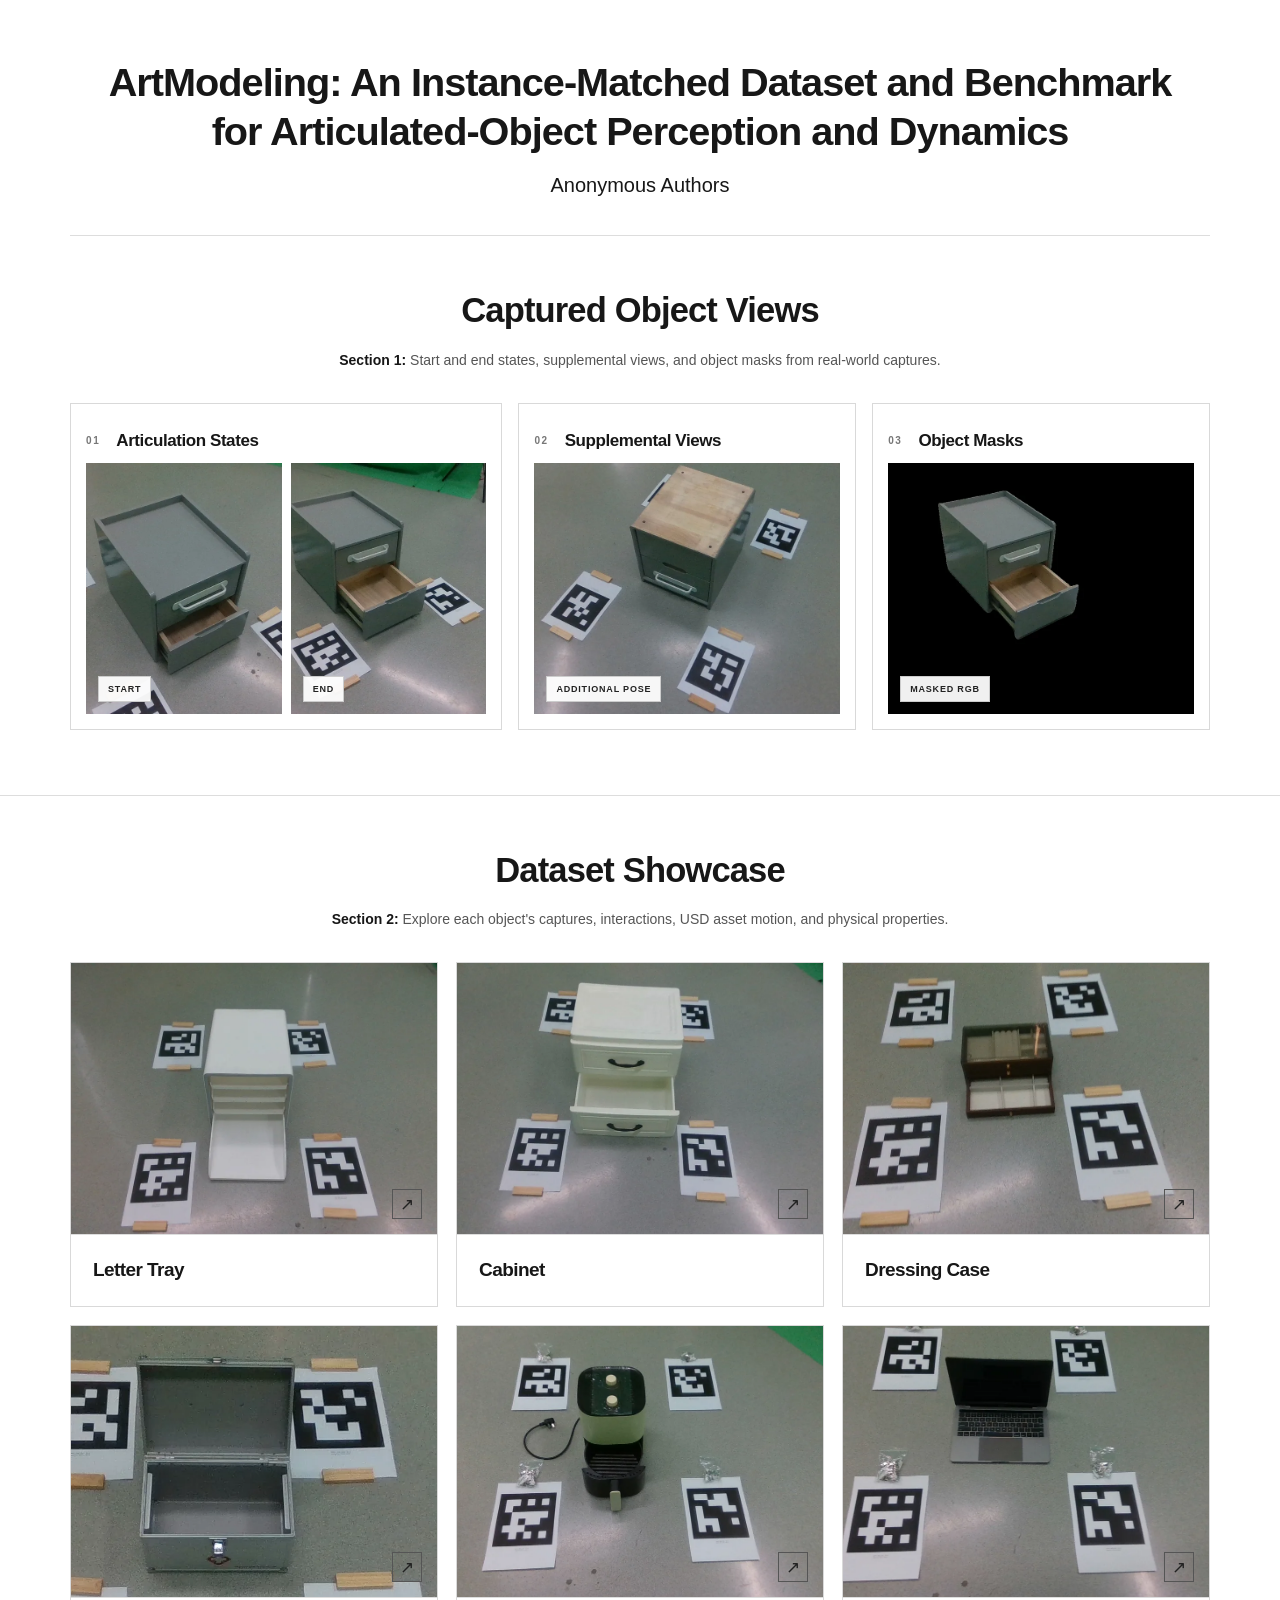
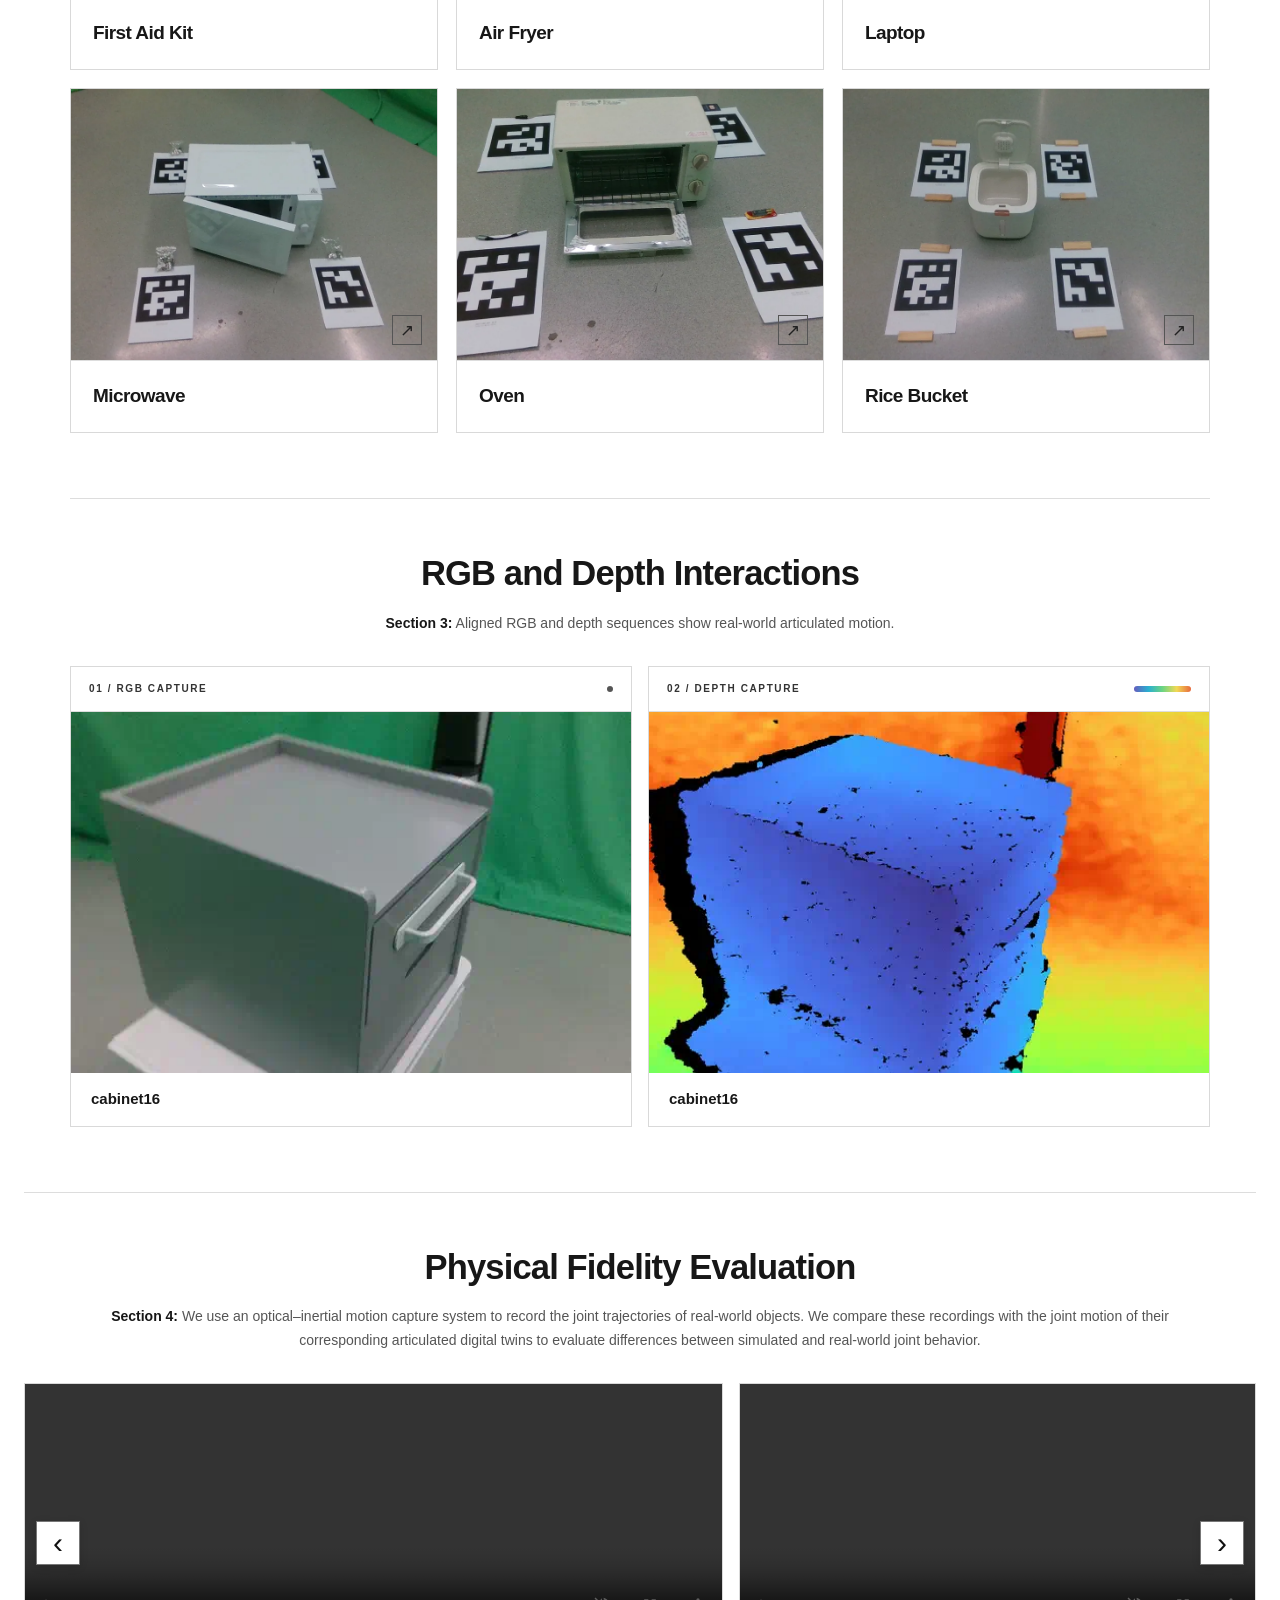
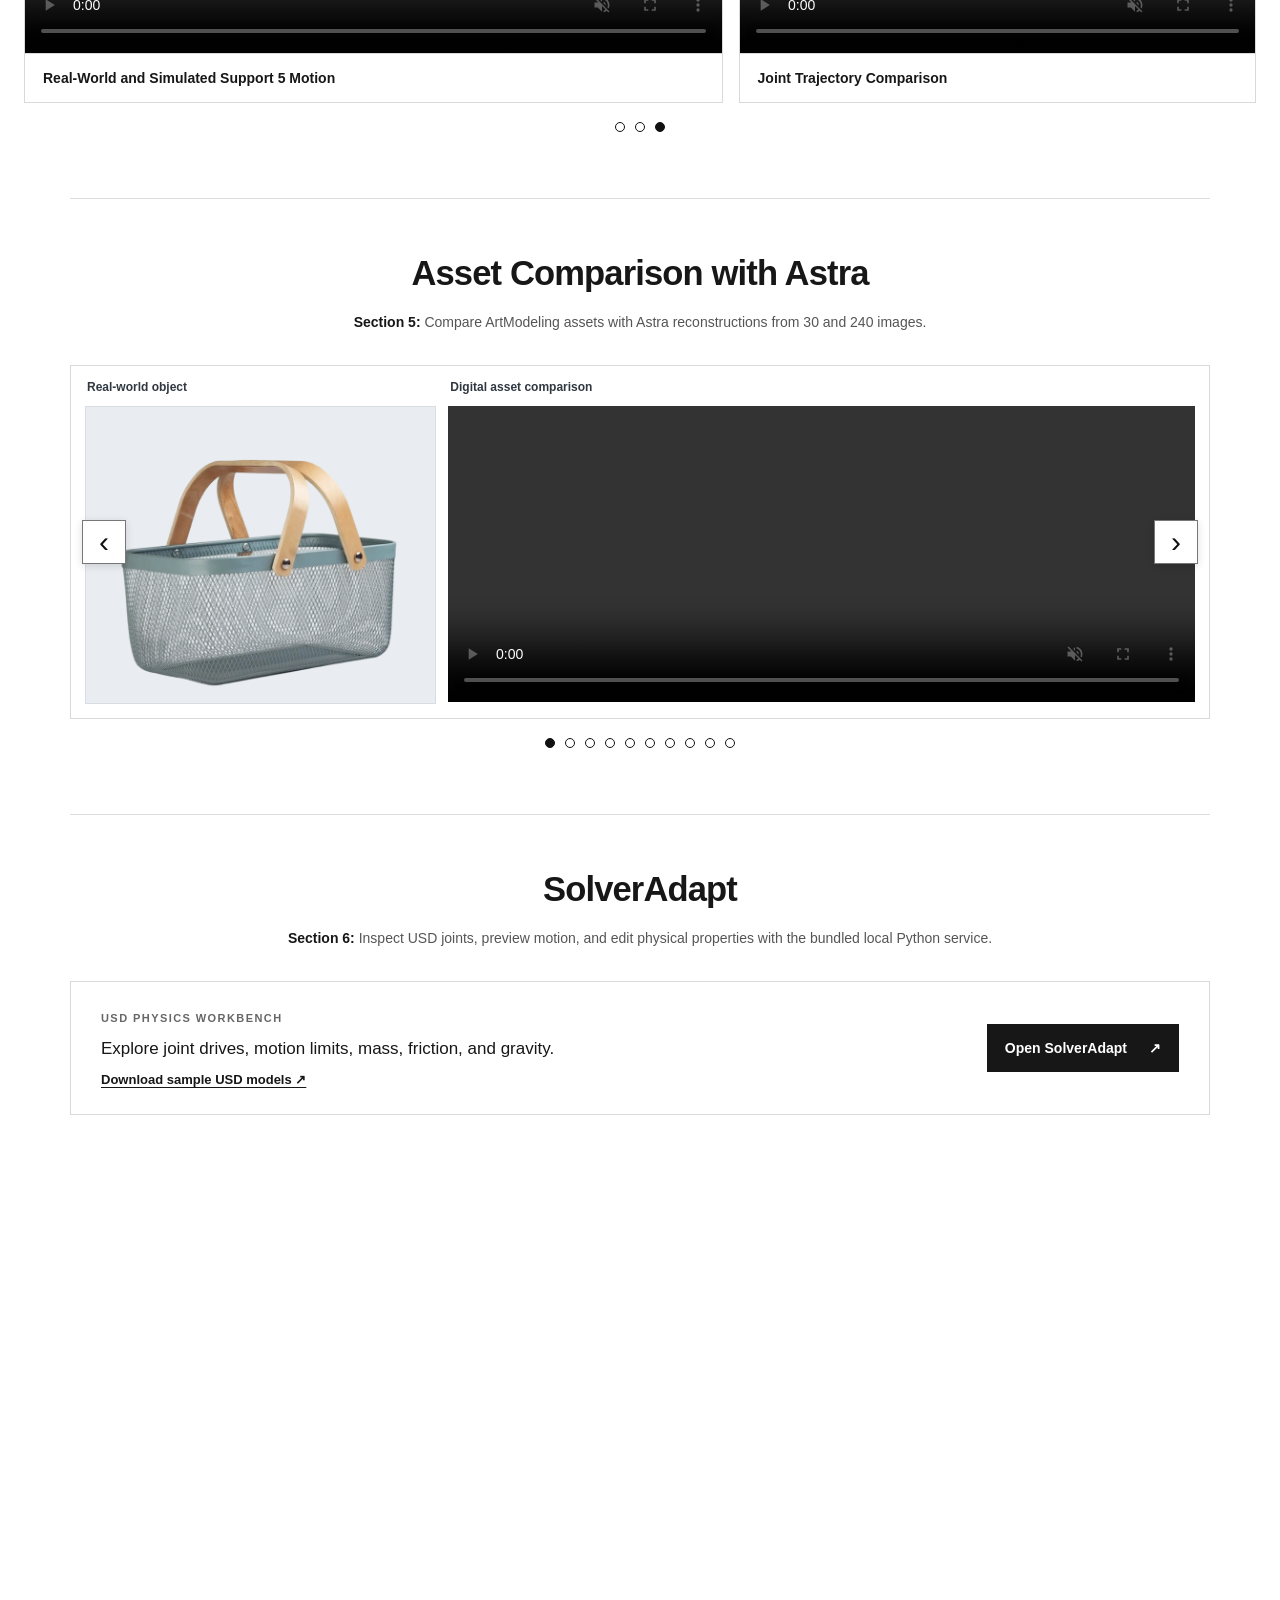
<file: index.html>
<!doctype html>
<html lang="en">
<head>
  <meta charset="utf-8">
  <meta name="viewport" content="width=device-width, initial-scale=1">
  <meta name="theme-color" content="#ffffff">
  <meta name="description" content="ArtModeling: an instance-matched collection of articulated objects, real observations, interaction sequences and USD assets.">
  <title>ArtModeling — Articulated Objects in the Real World</title>
  <link rel="preload" href="assets/objects/letter_tray1/gallery.webp?v=20261115-rgb1" as="image">
  <link rel="stylesheet" href="styles.css?v=20261118-arrows-caption2">
  <script src="app.js?v=20261116-physics2" defer></script>
  <script src="comparison-carousel.js?v=20261115-video1" defer></script>
  <script src="experiment-carousel.js?v=20261116-autoplay2" defer></script>
</head>
<body>
  <a class="skip-link" href="#main">Skip to content</a>
  <main id="main">
    <section class="project-heading shell" id="top" aria-labelledby="project-title">
      <h1 id="project-title">ArtModeling: An Instance-Matched Dataset and Benchmark for Articulated-Object Perception and Dynamics</h1>
      <p>Anonymous Authors</p>
    </section>

    <section class="section structure-section shell" id="structure" aria-labelledby="structure-title">
      <div class="section-heading structure-heading has-section-number" id="real-world-captures">
        <div>
          <p class="section-kicker">01 / THE DATA</p>
          <h2 id="structure-title">Captured Object Views</h2>
        </div>
        <div class="section-caption">
          <p><a class="section-number-link" href="#real-world-captures" aria-label="Direct link to Captured Object Views"><strong>Section 1:</strong></a> Start and end states, supplemental views, and object masks from real-world captures.</p>
        </div>
      </div>
      <div class="structure-grid">
        <article class="structure-card structure-states">
          <div class="structure-card-heading"><span class="step-number">01</span><h3>Articulation States</h3></div>
          <div class="state-pair">
            <figure><img src="assets/objects/cabinet16/start.webp" alt="Cabinet 16 captured at its start state"><figcaption>START</figcaption></figure>
            <figure><img src="assets/objects/cabinet16/end.webp" alt="Cabinet 16 captured at its end state"><figcaption>END</figcaption></figure>
          </div>
        </article>
        <article class="structure-card structure-extra">
          <div class="structure-card-heading"><span class="step-number">02</span><h3>Supplemental Views</h3></div>
          <figure class="structure-image"><img src="assets/objects/cabinet16/supplemental.webp" alt="Cabinet 16 photographed from a supplemental pose to reveal its underside"><figcaption>ADDITIONAL POSE</figcaption></figure>
        </article>
        <article class="structure-card structure-mask">
          <div class="structure-card-heading"><span class="step-number">03</span><h3>Object Masks</h3></div>
          <figure class="structure-image mask-image"><img src="assets/objects/cabinet16/end-mask.webp" alt="Cabinet 16 isolated on a black background"><figcaption>MASKED RGB</figcaption></figure>
        </article>
      </div>
    </section>

    <section class="section instances-section" id="instances" aria-labelledby="instances-title">
      <div class="shell">
        <div class="section-heading instances-heading has-section-number" id="digital-assets">
          <div>
            <p class="section-kicker">02 / INSTANCE EXPLORER</p>
            <h2 id="instances-title">Dataset Showcase</h2>
          </div>
          <div class="section-caption">
            <p><a class="section-number-link" href="#digital-assets" aria-label="Direct link to Dataset Showcase"><strong>Section 2:</strong></a> Explore each object's captures, interactions, USD asset motion, and physical properties.</p>
          </div>
        </div>
        <div class="object-grid" id="object-grid">
          <button type="button" class="object-card" data-id="letter_tray1" data-tone="silver" aria-label="View Letter Tray data">
            <span class="object-visual"><img src="assets/objects/letter_tray1/gallery.webp?v=20261115-rgb1" alt=""><span class="card-visual-arrow" aria-hidden="true">↗</span></span>
            <span class="object-info"><strong>Letter Tray</strong></span>
          </button>
          <button type="button" class="object-card" data-id="cabinet17" data-tone="sage" aria-label="View Cabinet data">
            <span class="object-visual"><img src="assets/objects/cabinet17/gallery.webp?v=20261115-rgb1" alt=""><span class="card-visual-arrow" aria-hidden="true">↗</span></span>
            <span class="object-info"><strong>Cabinet</strong></span>
          </button>
          <button type="button" class="object-card" data-id="dressing_case2" data-tone="amber" aria-label="View Dressing Case data">
            <span class="object-visual"><img src="assets/objects/dressing_case2/gallery.webp?v=20261115-rgb1" alt=""><span class="card-visual-arrow" aria-hidden="true">↗</span></span>
            <span class="object-info"><strong>Dressing Case</strong></span>
          </button>
          <button type="button" class="object-card" data-id="firstkit2" data-tone="mint" aria-label="View First Aid Kit data">
            <span class="object-visual"><img src="assets/objects/firstkit2/gallery.webp?v=20261115-full-kit2" alt=""><span class="card-visual-arrow" aria-hidden="true">↗</span></span>
            <span class="object-info"><strong>First Aid Kit</strong></span>
          </button>
          <button type="button" class="object-card" data-id="fryer1" data-tone="lime" aria-label="View Air Fryer data">
            <span class="object-visual"><img src="assets/objects/fryer1/gallery.webp?v=20261115-rgb1" alt=""><span class="card-visual-arrow" aria-hidden="true">↗</span></span>
            <span class="object-info"><strong>Air Fryer</strong></span>
          </button>
          <button type="button" class="object-card" data-id="laptop1" data-tone="silver" aria-label="View Laptop data">
            <span class="object-visual"><img src="assets/objects/laptop1/gallery.webp?v=20261115-rgb1" alt=""><span class="card-visual-arrow" aria-hidden="true">↗</span></span>
            <span class="object-info"><strong>Laptop</strong></span>
          </button>
          <button type="button" class="object-card" data-id="microwave1" data-tone="ice" aria-label="View Microwave data">
            <span class="object-visual"><img src="assets/objects/microwave1/gallery.webp?v=20261115-rgb1" alt=""><span class="card-visual-arrow" aria-hidden="true">↗</span></span>
            <span class="object-info"><strong>Microwave</strong></span>
          </button>
          <button type="button" class="object-card" data-id="oven4" data-tone="coral" aria-label="View Oven data">
            <span class="object-visual"><img src="assets/objects/oven4/gallery.webp?v=20261115-rgb1" alt=""><span class="card-visual-arrow" aria-hidden="true">↗</span></span>
            <span class="object-info"><strong>Oven</strong></span>
          </button>
          <button type="button" class="object-card" data-id="ricebucket1" data-tone="cream" aria-label="View Rice Bucket data">
            <span class="object-visual"><img src="assets/objects/ricebucket1/gallery.webp?v=20261115-rgb1" alt=""><span class="card-visual-arrow" aria-hidden="true">↗</span></span>
            <span class="object-info"><strong>Rice Bucket</strong></span>
          </button>
        </div>
      </div>
    </section>

    <section class="section motion-section shell" id="motion" aria-labelledby="motion-title">
      <div class="section-heading motion-heading has-section-number" id="interaction-sequences">
        <div><p class="section-kicker">03 / INTERACTION</p><h2 id="motion-title">RGB and Depth Interactions</h2></div>
        <div class="section-caption">
          <p><a class="section-number-link" href="#interaction-sequences" aria-label="Direct link to RGB and Depth Interactions"><strong>Section 3:</strong></a> Aligned RGB and depth sequences show real-world articulated motion.</p>
        </div>
      </div>
      <div class="motion-pair">
        <figure class="motion-frame"><div class="motion-frame-top"><span>01 / RGB CAPTURE</span><span class="live-dot" aria-hidden="true"></span></div><img class="animated-preview" src="assets/objects/cabinet16/motion.webp" data-still="assets/objects/cabinet16/end.webp" alt="Interaction sequence of a drawer cabinet opening"><figcaption>cabinet16</figcaption></figure>
        <figure class="motion-frame depth-frame"><div class="motion-frame-top"><span>02 / DEPTH CAPTURE</span><span class="depth-key" aria-hidden="true"></span></div><img class="animated-preview" src="assets/objects/cabinet16/depth.webp" data-still="assets/objects/cabinet16/end.webp" alt="Colorized depth sequence of the same drawer cabinet interaction"><figcaption>cabinet16</figcaption></figure>
      </div>
    </section>

    <section class="section experiment-section shell" id="experiments" aria-labelledby="experiments-title">
      <div class="section-heading has-section-number" id="physical-fidelity-evaluation">
        <div><h2 id="experiments-title">Physical Fidelity Evaluation</h2></div>
        <div class="section-caption">
          <p><a class="section-number-link" href="#physical-fidelity-evaluation" aria-label="Direct link to Physical Fidelity Evaluation"><strong>Section 4:</strong></a> We use an optical–inertial motion capture system to record the joint trajectories of real-world objects. We compare these recordings with the joint motion of their corresponding articulated digital twins to evaluate differences between simulated and real-world joint behavior.</p>
        </div>
      </div>
      <div class="experiment-carousel" aria-label="Physical fidelity evaluations" aria-roledescription="carousel">
        <button class="comparison-arrow comparison-arrow-prev" id="experiment-prev" type="button" aria-label="Previous evaluation" aria-controls="experiment-viewport">&#8249;</button>
        <div class="experiment-viewport" id="experiment-viewport" tabindex="0" aria-label="Physical fidelity evaluations; use left and right arrow keys to browse">
          <div class="experiment-slide experiment-grid" data-label="Cabinet 17" aria-label="Cabinet 17 evaluation, 1 of 3">
            <figure class="experiment-frame">
              <img src="assets/experiments/cap-motion.jpg" alt="Optical-inertial motion capture system, weights, pulley assembly, and retroreflective markers">
              <figcaption>Motion Capture Setup and Equipment</figcaption>
            </figure>
            <figure class="experiment-frame">
              <video controls muted autoplay playsinline loop preload="metadata" poster="assets/experiments/cabinet17-poster.webp" aria-label="Real-world and simulated Cabinet 17 drawer motion">
                <source src="assets/experiments/cabinet17.mp4" type="video/mp4">
                Your browser does not support this video.
              </video>
              <figcaption>Real-World and Simulated Cabinet 17 Motion</figcaption>
            </figure>
            <figure class="experiment-frame">
              <video controls muted autoplay playsinline loop preload="metadata" poster="assets/experiments/cabinet17-curve-poster.webp" aria-label="Cabinet joint trajectory: optical motion capture compared with simulation">
                <source src="assets/experiments/cabinet17-curve.mp4" type="video/mp4">
                Your browser does not support this video.
              </video>
              <figcaption>Joint Trajectory Comparison</figcaption>
            </figure>
          </div>
          <div class="experiment-slide experiment-grid experiment-grid-pair" data-label="Letter Tray 2" aria-label="Letter Tray 2 evaluation, 2 of 3">
            <figure class="experiment-frame">
              <video controls muted autoplay playsinline loop preload="metadata" poster="assets/experiments/letter-tray2-poster.webp" aria-label="Real-world and simulated Letter Tray 2 motion">
                <source src="assets/experiments/letter-tray2.mp4?v=20261116-h264" type="video/mp4">
                Your browser does not support this video.
              </video>
              <figcaption>Real-World and Simulated Letter Tray 2 Motion</figcaption>
            </figure>
            <figure class="experiment-frame">
              <video controls muted autoplay playsinline loop preload="metadata" poster="assets/experiments/letter-tray2-curve-poster.webp" aria-label="Letter Tray 2 joint trajectory: optical motion capture compared with simulation">
                <source src="assets/experiments/letter-tray2-curve.mp4" type="video/mp4">
                Your browser does not support this video.
              </video>
              <figcaption>Joint Trajectory Comparison</figcaption>
            </figure>
          </div>
          <div class="experiment-slide experiment-grid experiment-grid-pair" data-label="Support 5" aria-label="Support 5 evaluation, 3 of 3">
            <figure class="experiment-frame">
              <video controls muted autoplay playsinline loop preload="metadata" aria-label="Real-world and simulated Support 5 motion">
                <source src="assets/experiments/support5.mp4?v=20261118-support5" type="video/mp4">
                Your browser does not support this video.
              </video>
              <figcaption>Real-World and Simulated Support 5 Motion</figcaption>
            </figure>
            <figure class="experiment-frame">
              <video controls muted autoplay playsinline loop preload="metadata" aria-label="Support 5 joint trajectory: optical motion capture compared with simulation">
                <source src="assets/experiments/support5-curve.mp4?v=20261118-support5" type="video/mp4">
                Your browser does not support this video.
              </video>
              <figcaption>Joint Trajectory Comparison</figcaption>
            </figure>
          </div>
        </div>
        <button class="comparison-arrow comparison-arrow-next" id="experiment-next" type="button" aria-label="Next evaluation" aria-controls="experiment-viewport">&#8250;</button>
      </div>
      <div class="comparison-dots" id="experiment-dots" aria-label="Choose a physical fidelity evaluation"></div>
    </section>

    <section class="section comparison-section shell" id="asset-comparison" aria-labelledby="comparison-title">
      <div class="section-heading has-section-number" id="asset-comparison-heading">
        <div><h2 id="comparison-title">Asset Comparison with Astra</h2></div>
        <div class="section-caption">
          <p><a class="section-number-link" href="#asset-comparison" aria-label="Direct link to Asset Comparison with Astra"><strong>Section 5:</strong></a> Compare ArtModeling assets with Astra reconstructions from 30 and 240 images.</p>
        </div>
      </div>
      <div class="comparison-carousel" aria-label="ArtModeling and Astra asset comparisons" aria-roledescription="carousel">
        <button class="comparison-arrow comparison-arrow-prev" id="comparison-prev" type="button" aria-label="Previous comparison" aria-controls="comparison-viewport">&#8249;</button>
        <div class="comparison-viewport" id="comparison-viewport" tabindex="0" aria-label="Asset comparisons; use left and right arrow keys to browse">
          <figure class="comparison-slide" data-label="Basket" aria-label="Basket comparison, 1 of 10">
            <div class="comparison-real-panel"><span class="comparison-panel-label">Real-world object</span><div class="comparison-real-image"><img src="assets/comparisons/basket-real.webp" alt="Real-world basket" loading="lazy" decoding="async"></div></div>
            <div class="comparison-video-panel"><span class="comparison-panel-label">Digital asset comparison</span><video controls muted loop playsinline preload="metadata" aria-label="Basket: ArtModeling asset compared with Astra models generated from 30 and 240 images"><source src="assets/comparisons/basket.mp4?v=20261117-refresh3" type="video/mp4">Your browser does not support this video.</video></div>
          </figure>
          <figure class="comparison-slide" data-label="Cabinet" aria-label="Cabinet comparison, 2 of 10">
            <div class="comparison-real-panel"><span class="comparison-panel-label">Real-world object</span><div class="comparison-real-image"><img src="assets/comparisons/cabinet-real.webp" alt="Real-world cabinet" loading="lazy" decoding="async"></div></div>
            <div class="comparison-video-panel"><span class="comparison-panel-label">Digital asset comparison</span><video controls muted loop playsinline preload="metadata" aria-label="Cabinet: ArtModeling asset compared with Astra models generated from 30 and 240 images"><source src="assets/comparisons/cabinet.mp4?v=20261117-refresh1" type="video/mp4">Your browser does not support this video.</video></div>
          </figure>
          <figure class="comparison-slide" data-label="First Aid Kit" aria-label="First Aid Kit comparison, 3 of 10">
            <div class="comparison-real-panel"><span class="comparison-panel-label">Real-world object</span><div class="comparison-real-image"><img src="assets/comparisons/first-aid-kit-real.webp" alt="Real-world first aid kit" loading="lazy" decoding="async"></div></div>
            <div class="comparison-video-panel"><span class="comparison-panel-label">Digital asset comparison</span><video controls muted loop playsinline preload="metadata" aria-label="First Aid Kit: ArtModeling asset compared with Astra models generated from 30 and 240 images"><source src="assets/comparisons/first-aid-kit.mp4?v=20261117-refresh1" type="video/mp4">Your browser does not support this video.</video></div>
          </figure>
          <figure class="comparison-slide" data-label="Knife" aria-label="Knife comparison, 4 of 10">
            <div class="comparison-real-panel"><span class="comparison-panel-label">Real-world object</span><div class="comparison-real-image"><img src="assets/comparisons/knife-real.webp" alt="Real-world knife" loading="lazy" decoding="async"></div></div>
            <div class="comparison-video-panel"><span class="comparison-panel-label">Digital asset comparison</span><video controls muted loop playsinline preload="metadata" aria-label="Knife: ArtModeling asset compared with Astra models generated from 30 and 240 images"><source src="assets/comparisons/knife.mp4?v=20261117-refresh1" type="video/mp4">Your browser does not support this video.</video></div>
          </figure>
          <figure class="comparison-slide" data-label="Laptop" aria-label="Laptop comparison, 5 of 10">
            <div class="comparison-real-panel"><span class="comparison-panel-label">Real-world object</span><div class="comparison-real-image"><img src="assets/comparisons/laptop-real.webp" alt="Real-world laptop" loading="lazy" decoding="async"></div></div>
            <div class="comparison-video-panel"><span class="comparison-panel-label">Digital asset comparison</span><video controls muted loop playsinline preload="metadata" aria-label="Laptop: ArtModeling asset compared with Astra models generated from 30 and 240 images"><source src="assets/comparisons/laptop.mp4?v=20261117-refresh2" type="video/mp4">Your browser does not support this video.</video></div>
          </figure>
          <figure class="comparison-slide" data-label="Letter Tray" aria-label="Letter Tray comparison, 6 of 10">
            <div class="comparison-real-panel"><span class="comparison-panel-label">Real-world object</span><div class="comparison-real-image"><img src="assets/comparisons/letter-tray-real.webp" alt="Real-world letter tray" loading="lazy" decoding="async"></div></div>
            <div class="comparison-video-panel"><span class="comparison-panel-label">Digital asset comparison</span><video controls muted loop playsinline preload="metadata" aria-label="Letter Tray: ArtModeling asset compared with Astra models generated from 30 and 240 images"><source src="assets/comparisons/letter-tray.mp4?v=20261117-refresh1" type="video/mp4">Your browser does not support this video.</video></div>
          </figure>
          <figure class="comparison-slide" data-label="Oven" aria-label="Oven comparison, 7 of 10">
            <div class="comparison-real-panel"><span class="comparison-panel-label">Real-world object</span><div class="comparison-real-image"><img src="assets/comparisons/oven-real.webp" alt="Real-world oven" loading="lazy" decoding="async"></div></div>
            <div class="comparison-video-panel"><span class="comparison-panel-label">Digital asset comparison</span><video controls muted loop playsinline preload="metadata" aria-label="Oven: ArtModeling asset compared with Astra models generated from 30 and 240 images"><source src="assets/comparisons/oven.mp4?v=20261117-refresh1" type="video/mp4">Your browser does not support this video.</video></div>
          </figure>
          <figure class="comparison-slide" data-label="Rice Cooker" aria-label="Rice Cooker comparison, 8 of 10">
            <div class="comparison-real-panel"><span class="comparison-panel-label">Real-world object</span><div class="comparison-real-image"><img src="assets/comparisons/rice-cooker-real.webp" alt="Real-world rice cooker" loading="lazy" decoding="async"></div></div>
            <div class="comparison-video-panel"><span class="comparison-panel-label">Digital asset comparison</span><video controls muted loop playsinline preload="metadata" aria-label="Rice Cooker: ArtModeling asset compared with Astra models generated from 30 and 240 images"><source src="assets/comparisons/rice-cooker.mp4?v=20261117-refresh1" type="video/mp4">Your browser does not support this video.</video></div>
          </figure>
          <figure class="comparison-slide" data-label="Scissors" aria-label="Scissors comparison, 9 of 10">
            <div class="comparison-real-panel"><span class="comparison-panel-label">Real-world object</span><div class="comparison-real-image"><img src="assets/comparisons/scissors-real.webp" alt="Real-world scissors" loading="lazy" decoding="async"></div></div>
            <div class="comparison-video-panel"><span class="comparison-panel-label">Digital asset comparison</span><video controls muted loop playsinline preload="metadata" aria-label="Scissors: ArtModeling asset compared with Astra models generated from 30 and 240 images"><source src="assets/comparisons/scissors.mp4?v=20261117-refresh1" type="video/mp4">Your browser does not support this video.</video></div>
          </figure>
          <figure class="comparison-slide" data-label="Support" aria-label="Support comparison, 10 of 10">
            <div class="comparison-real-panel"><span class="comparison-panel-label">Real-world object</span><div class="comparison-real-image"><img src="assets/comparisons/adjustable-stand-real.webp" alt="Real-world adjustable stand" loading="lazy" decoding="async"></div></div>
            <div class="comparison-video-panel"><span class="comparison-panel-label">Digital asset comparison</span><video controls muted loop playsinline preload="metadata" aria-label="Support: ArtModeling asset compared with Astra models generated from 30 and 240 images"><source src="assets/comparisons/adjustable-stand.mp4?v=20261117-refresh2" type="video/mp4">Your browser does not support this video.</video></div>
          </figure>
        </div>
        <button class="comparison-arrow comparison-arrow-next" id="comparison-next" type="button" aria-label="Next comparison" aria-controls="comparison-viewport">&#8250;</button>
      </div>
      <div class="comparison-dots" id="comparison-dots" aria-label="Choose an asset comparison"></div>
    </section>

    <section class="section solveradapt-section shell" id="solveradapt" aria-labelledby="solveradapt-title">
      <div class="section-heading has-section-number">
        <div><h2 id="solveradapt-title">SolverAdapt</h2></div>
        <div class="section-caption">
          <p><a class="section-number-link" href="#solveradapt" aria-label="Direct link to SolverAdapt"><strong>Section 6:</strong></a> Inspect USD joints, preview motion, and edit physical properties with the bundled local Python service.</p>
        </div>
      </div>
      <div class="solveradapt-entry">
        <div>
          <span class="solveradapt-entry-label">USD PHYSICS WORKBENCH</span>
          <p>Explore joint drives, motion limits, mass, friction, and gravity.</p>
          <a class="solveradapt-model-link" href="solveradapt/model.zip" download>Download sample USD models ↗</a>
        </div>
        <a class="solveradapt-entry-link" href="solveradapt/index.html">Open SolverAdapt <span aria-hidden="true">↗</span></a>
      </div>
    </section>
  </main>

  <dialog class="instance-dialog" id="instance-dialog" aria-labelledby="dialog-title">
    <div class="dialog-shell">
      <div class="dialog-header"><h2 id="dialog-title"></h2><button type="button" class="dialog-close" id="dialog-close" aria-label="Close instance viewer">×</button></div>
      <div class="dialog-tabs" role="tablist" aria-label="Instance media">
        <button type="button" role="tab" data-tab="start" aria-selected="true">Start state</button>
        <button type="button" role="tab" data-tab="end" aria-selected="false">End state</button>
        <button type="button" role="tab" data-tab="supplemental" aria-selected="false">Extra view</button>
        <button type="button" role="tab" data-tab="motion" aria-selected="false">Interaction</button>
        <button type="button" role="tab" data-tab="geometry" aria-selected="false">USD Asset Motion</button>
        <button type="button" role="tab" data-tab="physics" aria-selected="false">Physical Properties</button>
      </div>
      <div class="dialog-content" id="dialog-content" role="tabpanel"></div>
      <span id="dialog-category" hidden></span><span id="dialog-note" hidden></span><span id="dialog-counter" hidden></span>
    </div>
  </dialog>
</body>
</html>
</file>
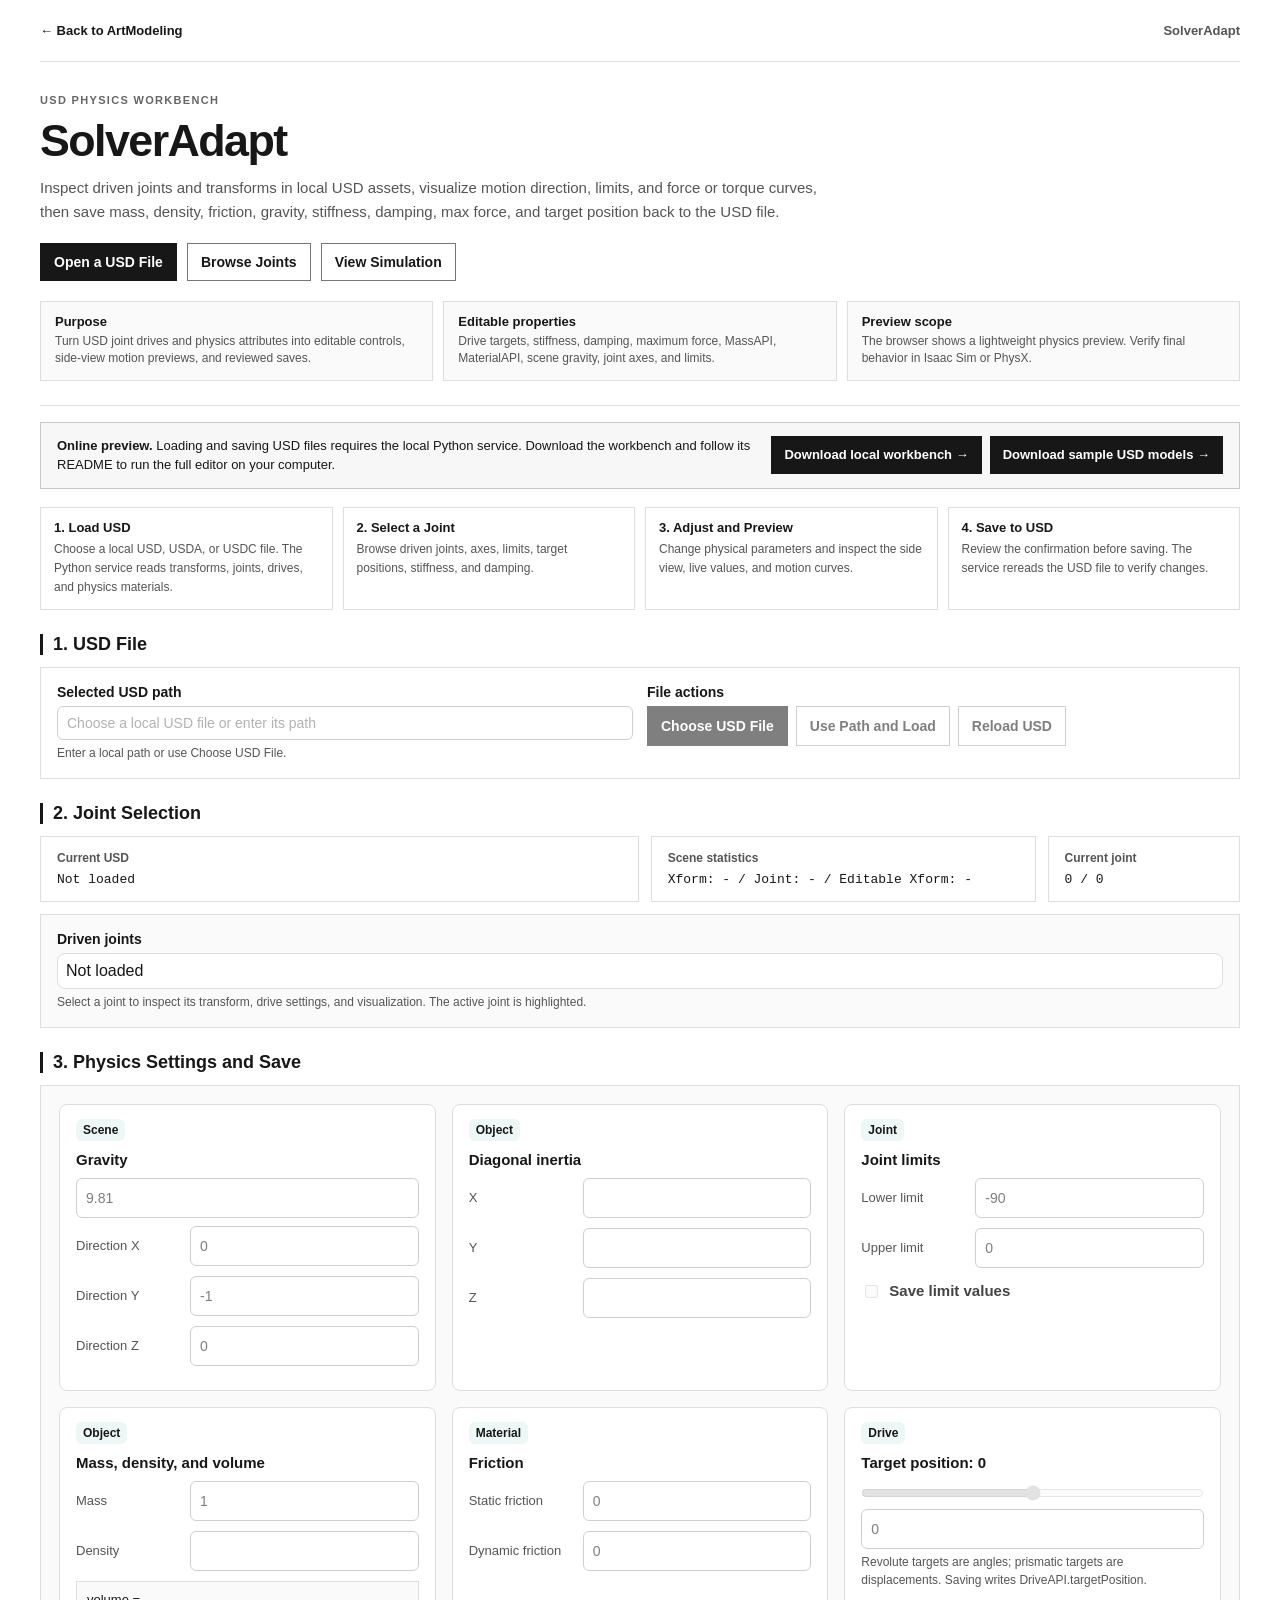
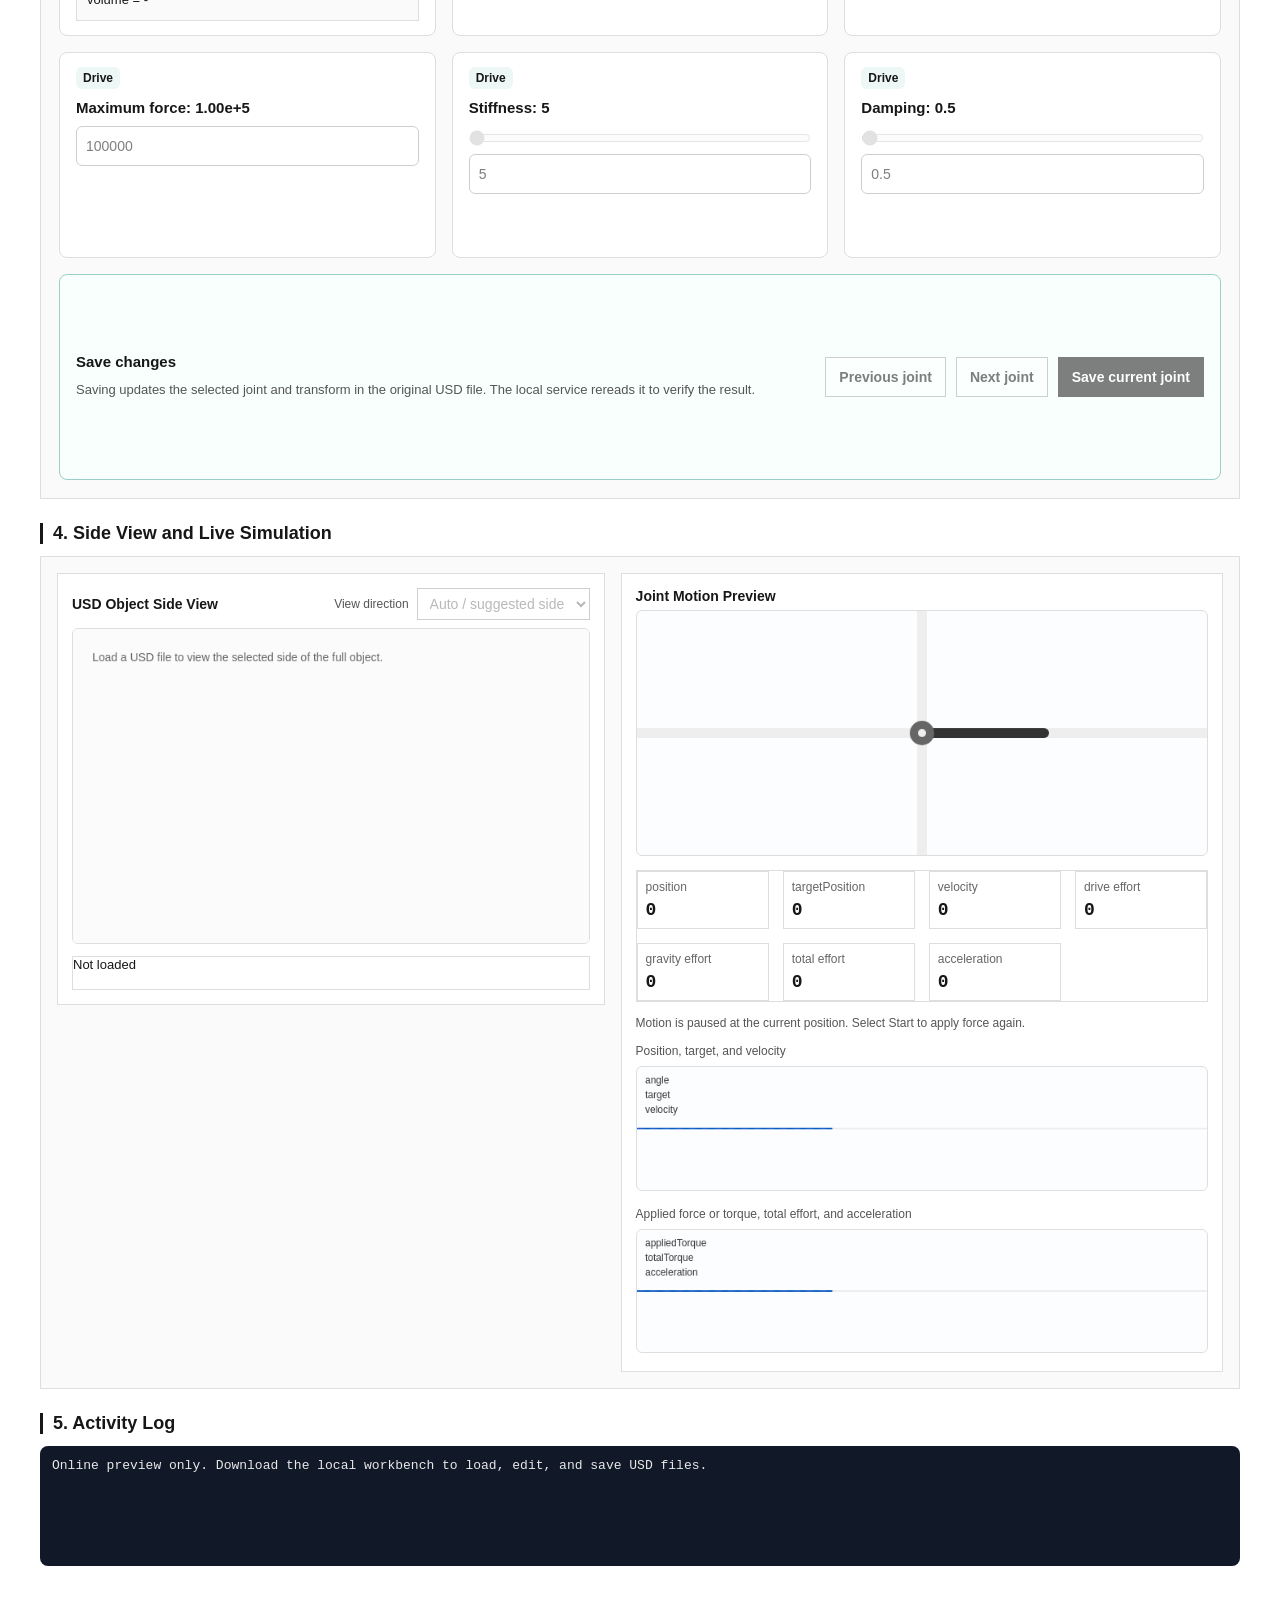
<file: solveradapt/index.html>
<!DOCTYPE html>
<html lang="en">
<head>
    <meta charset="UTF-8" />
    <meta name="viewport" content="width=device-width, initial-scale=1.0" />
    <meta name="description" content="SolverAdapt: inspect and tune physical properties and joint motion in articulated USD assets." />
    <title>SolverAdapt — USD Physics Workbench</title>
    <style>
        :root {
            --page-bg: #eef2f6;
            --surface: #ffffff;
            --surface-soft: #f7f9fb;
            --surface-strong: #111827;
            --line: #d9e1e8;
            --line-strong: #aab7c4;
            --text: #17202a;
            --muted: #617080;
            --accent: #0f766e;
            --accent-strong: #115e59;
            --accent-soft: #e1f4f1;
            --warn: #b45309;
            --danger: #dc2626;
            --shadow: 0 18px 42px rgba(24, 39, 75, 0.12);
        }
        * { box-sizing: border-box; }
        html { scroll-behavior: smooth; }
        body {
            margin: 0;
            font-family: Arial, Helvetica, sans-serif;
            background:
                linear-gradient(180deg, #eef2f6 0%, #f8fafc 42%, #eef2f6 100%);
            color: var(--text);
        }
        .container {
            width: min(1560px, calc(100% - 40px));
            margin: 20px auto 32px;
        }
        h1 {
            margin: 0;
            font-size: clamp(30px, 4.2vw, 54px);
            line-height: 1.08;
            letter-spacing: 0;
        }
        .desc {
            max-width: 920px;
            color: #dce7f3;
            font-size: 16px;
            line-height: 1.75;
            margin: 18px 0 0;
        }
        .app-hero {
            display: grid;
            grid-template-columns: minmax(0, 1.35fr) minmax(360px, 0.65fr);
            gap: 28px;
            align-items: stretch;
            min-height: 390px;
            padding: 36px;
            color: #fff;
            background:
                linear-gradient(135deg, rgba(17, 24, 39, 0.98), rgba(22, 78, 99, 0.96));
            border: 1px solid rgba(255, 255, 255, 0.16);
            border-radius: 8px;
            box-shadow: var(--shadow);
            overflow: hidden;
        }
        .hero-copy {
            display: flex;
            flex-direction: column;
            justify-content: space-between;
            min-width: 0;
        }
        .eyebrow {
            margin: 0 0 14px;
            color: #9de3d9;
            font-size: 13px;
            font-weight: 700;
            letter-spacing: 0;
            text-transform: uppercase;
        }
        .hero-actions {
            display: flex;
            flex-wrap: wrap;
            gap: 10px;
            margin-top: 24px;
        }
        .button-link {
            display: inline-flex;
            align-items: center;
            justify-content: center;
            min-height: 42px;
            padding: 10px 15px;
            border: 1px solid rgba(255, 255, 255, 0.32);
            border-radius: 6px;
            color: #fff;
            text-decoration: none;
            font-size: 14px;
            font-weight: 700;
        }
        .button-link.primary {
            color: #063a36;
            background: #9de3d9;
            border-color: #9de3d9;
        }
        .hero-panel {
            display: grid;
            gap: 12px;
            align-content: center;
            min-width: 0;
        }
        .hero-card {
            padding: 16px;
            background: rgba(255, 255, 255, 0.09);
            border: 1px solid rgba(255, 255, 255, 0.18);
            border-radius: 8px;
        }
        .hero-card-title {
            margin: 0 0 8px;
            color: #ffffff;
            font-size: 15px;
            font-weight: 700;
        }
        .hero-card-text {
            margin: 0;
            color: #d7e5ef;
            font-size: 13px;
            line-height: 1.55;
        }
        .workflow-strip {
            display: grid;
            grid-template-columns: repeat(4, minmax(0, 1fr));
            gap: 12px;
            margin: 16px 0 20px;
        }
        .workflow-step {
            min-height: 104px;
            padding: 16px;
            background: var(--surface);
            border: 1px solid var(--line);
            border-radius: 8px;
            box-shadow: 0 10px 24px rgba(24, 39, 75, 0.06);
        }
        .workflow-step b {
            display: block;
            margin-bottom: 8px;
            color: var(--accent-strong);
            font-size: 15px;
        }
        .workflow-step span {
            color: var(--muted);
            font-size: 13px;
            line-height: 1.55;
        }
        .hidden-scene-meta {
            display: grid;
            grid-template-columns: minmax(280px, 1.4fr) minmax(220px, 0.9fr) minmax(130px, 0.45fr);
            gap: 12px;
            margin: 0 0 16px;
        }
        .metric-card {
            min-width: 0;
            padding: 14px 16px;
            background: var(--surface);
            border: 1px solid var(--line);
            border-radius: 8px;
        }
        .metric-label {
            color: var(--muted);
            font-size: 12px;
            font-weight: 700;
            margin-bottom: 7px;
        }
        .metric-value {
            color: var(--text);
            font-family: Consolas, Menlo, monospace;
            font-size: 13px;
            word-break: break-all;
        }
        .section-title {
            display: flex;
            align-items: center;
            gap: 10px;
            margin: 26px 0 12px;
            font-size: 19px;
            font-weight: 800;
        }
        .section-title::before {
            content: "";
            width: 8px;
            height: 26px;
            border-radius: 3px;
            background: var(--accent);
        }
        .grid, .grid-3, .grid-4 {
            display: grid;
            gap: 14px;
            background: var(--surface-soft);
            border: 1px solid var(--line);
            border-radius: 8px;
            padding: 16px;
            margin-bottom: 18px;
        }
        .grid { grid-template-columns: 1fr 1fr; }
        .grid-3 { grid-template-columns: 1fr 1fr 1fr; }
        .grid-4 { grid-template-columns: repeat(4, 1fr); }
        .field { min-width: 0; }
        label { display: block; font-size: 14px; font-weight: 800; margin-bottom: 6px; }
        .box {
            min-height: 34px;
            padding: 9px 10px;
            background: #fff;
            border: 1px solid var(--line);
            border-radius: 6px;
            font-size: 13px;
            word-break: break-all;
            white-space: pre-wrap;
        }
        .live-box {
            min-height: 62px;
            padding: 10px;
            background: #fff;
            border: 1px solid var(--line);
            border-radius: 6px;
        }
        .live-title { color: #666; font-size: 12px; margin-bottom: 6px; }
        .live-value { font-size: 22px; font-weight: bold; font-family: Consolas, Menlo, monospace; }
        .small { color: var(--muted); font-size: 12px; margin-top: 4px; line-height: 1.5; }
        .row { display: flex; gap: 8px; flex-wrap: wrap; align-items: center; }
        .limit-row {
            display: grid;
            grid-template-columns: 64px minmax(0, 240px);
            gap: 8px;
            align-items: center;
            margin-bottom: 8px;
        }
        .limit-row .small {
            margin: 0;
        }
        .limit-row input[type="number"] {
            width: 100%;
        }
        button {
            min-height: 40px;
            padding: 8px 13px;
            border: 1px solid var(--line-strong);
            border-radius: 6px;
            background: #fff;
            cursor: pointer;
            font-size: 14px;
            font-weight: 700;
            color: var(--text);
        }
        button:hover { background: #eef6f5; border-color: var(--accent); }
        button.primary { background: var(--accent); color: #fff; border-color: var(--accent); }
        button.primary:hover { background: var(--accent-strong); }
        input[type="range"] { width: 100%; accent-color: var(--accent); }
        input[type="number"], input[type="text"] {
            width: 100%;
            padding: 8px 9px;
            border: 1px solid var(--line-strong);
            border-radius: 6px;
            font-size: 14px;
            background: #fff;
            color: var(--text);
        }
        input[type="number"] { width: 160px; }
        .canvas-wrap { overflow-x: auto; }
        canvas { border: 1px solid var(--line); border-radius: 6px; background: #fbfdff; cursor: crosshair; max-width: 100%; }
        .log {
            background: var(--surface-strong);
            color: #e8e8e8;
            border-radius: 8px;
            padding: 12px;
            min-height: 120px;
            font-family: Consolas, Menlo, monospace;
            font-size: 13px;
            white-space: pre-wrap;
            word-break: break-all;
        }

        .joint-panel {
            display: grid;
            grid-template-columns: 360px 1fr;
            gap: 14px;
            background: #f8f9fa;
            border-radius: 6px;
            padding: 16px;
            margin-bottom: 18px;
        }
        .joint-list {
            max-height: 380px;
            overflow: auto;
            background: #fff;
            border: 1px solid var(--line);
            border-radius: 8px;
            padding: 8px;
        }
        .joint-card {
            width: 100%;
            text-align: left;
            border: 1px solid var(--line);
            border-radius: 8px;
            padding: 12px;
            margin-bottom: 8px;
            background: #fff;
            cursor: pointer;
        }
        .joint-card:hover { background: #f4fbfa; border-color: #8fcac2; }
        .joint-card.active {
            border-color: var(--accent);
            background: var(--accent-soft);
            box-shadow: inset 3px 0 0 var(--accent);
        }
        .joint-card-title {
            font-weight: bold;
            font-size: 13px;
            margin-bottom: 4px;
            word-break: break-all;
        }
        .joint-card-meta {
            color: #666;
            font-size: 12px;
            line-height: 1.5;
            word-break: break-all;
        }
        .joint-card-detail {
            display: grid;
            grid-template-columns: repeat(4, minmax(150px, 1fr));
            gap: 10px;
            margin-top: 12px;
            color: #333;
            font-size: 12px;
            line-height: 1.45;
        }
        .joint-card-detail div {
            min-width: 0;
            word-break: break-all;
            background: #fff;
            border: 1px solid var(--line);
            border-radius: 6px;
            padding: 10px 12px;
            box-shadow: inset 0 1px 0 rgba(255, 255, 255, 0.75);
        }
        .joint-card-detail b {
            display: block;
            margin-bottom: 5px;
            color: #111;
            font-size: 13px;
        }
        .joint-card.active .joint-card-detail div {
            border-color: #999;
            background: #fafafa;
        }
        .joint-side-canvas {
            width: 100%;
            height: auto;
            cursor: default;
        }
        .badge {
            display: inline-block;
            padding: 2px 6px;
            border-radius: 6px;
            background: #edf2f7;
            color: #334155;
            font-size: 12px;
            margin-right: 4px;
        }

        .joint-picker-panel {
            display: grid;
            grid-template-columns: 360px 1fr;
            gap: 14px;
            background: var(--surface-soft);
            border: 1px solid var(--line);
            border-radius: 8px;
            padding: 16px;
            margin-bottom: 18px;
        }
        .merged-joint-picker {
            grid-template-columns: 1fr;
            margin-top: -4px;
        }
        .control-panel {
            display: grid;
            grid-template-columns: repeat(3, 1fr);
            gap: 14px;
            background: var(--surface-soft);
            border: 1px solid var(--line);
            border-radius: 8px;
            padding: 16px;
            margin-bottom: 18px;
        }
        .physics-panel {
            grid-template-columns: repeat(3, minmax(280px, 1fr));
            grid-auto-rows: minmax(206px, auto);
            align-items: stretch;
            gap: 16px;
            padding: 18px;
            background: var(--surface-soft);
        }
        .physics-panel .field {
            background: #fff;
            border: 1px solid var(--line);
            border-radius: 8px;
            padding: 14px 16px;
            height: 100%;
            overflow: visible;
        }
        .physics-panel .field:hover { border-color: #b8cbc8; }
        .physics-panel label {
            margin-bottom: 10px;
            font-size: 15px;
        }
        .field-kicker {
            display: inline-flex;
            align-items: center;
            min-height: 22px;
            margin: 0 0 10px;
            padding: 3px 7px;
            border-radius: 6px;
            background: #edf7f5;
            color: var(--accent-strong);
            font-size: 12px;
            font-weight: 800;
        }
        .physics-panel input[type="number"],
        .physics-panel input[type="text"] {
            width: 100%;
            height: 40px;
        }
        .physics-panel input[type="range"] {
            margin: 4px 0 8px;
        }
        .physics-panel .limit-row {
            grid-template-columns: 104px minmax(0, 1fr);
            gap: 10px;
            margin-bottom: 10px;
        }
        .physics-panel .limit-row .small {
            color: #555;
            font-size: 13px;
            line-height: 1.35;
        }
        .physics-panel .box {
            min-height: 40px;
            background: #fafafa;
            line-height: 1.45;
        }
        .physics-panel .action-field {
            grid-column: 1 / -1;
            height: auto;
            min-height: 96px;
            display: grid;
            grid-template-columns: minmax(0, 1fr) auto;
            gap: 18px;
            align-items: center;
            border-color: #9bcfc7;
            background: #f8fffd;
        }
        .physics-panel .checkbox-row {
            display: inline-flex;
            gap: 8px;
            align-items: center;
            margin: 2px 0 0;
            color: #444;
        }
        .physics-panel .actions-row {
            display: flex;
            gap: 10px;
            flex-wrap: wrap;
            justify-content: flex-end;
        }
        .save-summary {
            margin: 0;
            color: var(--muted);
            font-size: 13px;
            line-height: 1.6;
        }
        .visual-panel {
            display: grid;
            grid-template-columns: minmax(460px, 1fr) minmax(520px, 1.1fr);
            gap: 16px;
            align-items: start;
            background: var(--surface-soft);
            border: 1px solid var(--line);
            border-radius: 8px;
            padding: 16px;
            margin-bottom: 18px;
        }
        .visual-card {
            min-width: 0;
            background: #fff;
            border: 1px solid var(--line);
            border-radius: 8px;
            padding: 14px;
        }
        .visual-card canvas {
            width: 100%;
            height: auto;
        }
        #jointSideInfo {
            word-break: normal;
            white-space: normal;
            padding: 0;
            overflow: hidden;
        }
        .side-info-list {
            display: grid;
            grid-template-columns: 1fr;
            gap: 0;
            background: #fff;
        }
        .side-info-row {
            display: grid;
            grid-template-columns: 86px minmax(0, 1fr);
            gap: 10px;
            align-items: start;
            padding: 10px 12px;
            border-bottom: 1px solid #e6e6e6;
            font-size: 13px;
            line-height: 1.5;
        }
        .side-info-row:last-child { border-bottom: none; }
        .side-info-label {
            color: #666;
            font-weight: bold;
            white-space: nowrap;
        }
        .side-info-value {
            min-width: 0;
            color: #111;
            word-break: break-word;
        }
        .side-info-main {
            font-weight: bold;
        }
        .side-info-sub {
            color: #666;
            font-size: 12px;
            margin-top: 2px;
            word-break: break-word;
        }
        .side-info-controls {
            padding: 12px;
            display: grid;
            gap: 12px;
            background: #fff;
        }
        .side-info-control-row {
            display: grid;
            grid-template-columns: 150px minmax(0, 1fr);
            gap: 10px;
            align-items: center;
        }
        .side-info-control-row label {
            margin: 0;
            font-size: 13px;
        }
        .side-info-control-fields {
            display: flex;
            gap: 8px;
            align-items: center;
            flex-wrap: wrap;
            min-width: 0;
        }
        .side-info-control-fields input[type="number"] {
            width: 120px;
        }
        .side-info-control-fields select {
            max-width: 260px;
        }
        .side-info-control-fields.force-controls {
            display: grid;
            grid-template-columns: minmax(90px, 1fr) minmax(180px, 1.45fr);
            gap: 8px;
            align-items: center;
        }
        .side-info-control-fields.force-controls input[type="number"] {
            width: 100%;
            min-width: 0;
        }
        .side-info-control-fields.force-controls select {
            width: 100%;
            max-width: none;
            min-width: 0;
        }
        .side-info-control-fields.force-controls .force-button-row {
            grid-column: 1 / -1;
            display: flex;
            gap: 8px;
            align-items: center;
        }
        .side-info-control-fields.force-controls button {
            flex: 1 1 0;
            white-space: nowrap;
            padding-left: 12px;
            padding-right: 12px;
        }
        .side-toolbar {
            display: flex;
            justify-content: space-between;
            gap: 10px;
            align-items: center;
            margin-bottom: 8px;
        }
        select {
            padding: 6px 8px;
            border: 1px solid var(--line-strong);
            border-radius: 6px;
            background: #fff;
            font-size: 14px;
        }
        .live-grid-compact {
            grid-template-columns: repeat(4, 1fr);
            padding: 0;
            background: transparent;
            margin: 10px 0 12px;
        }
        .live-grid-compact .live-box {
            min-height: 54px;
            padding: 8px;
        }
        .live-grid-compact .live-value {
            font-size: 18px;
        }
        .app-modal-overlay {
            position: fixed;
            inset: 0;
            z-index: 9999;
            display: flex;
            align-items: center;
            justify-content: center;
            padding: 32px;
            background: rgba(0, 0, 0, 0.32);
        }
        .app-modal {
            width: min(1120px, 92vw);
            max-height: 86vh;
            display: grid;
            grid-template-rows: auto minmax(0, 1fr) auto;
            background: #fff;
            border: 1px solid #b8b8b8;
            border-radius: 8px;
            box-shadow: 0 18px 50px rgba(0, 0, 0, 0.28);
            overflow: hidden;
            font-size: 21px;
        }
        .app-modal-header {
            display: flex;
            align-items: center;
            justify-content: space-between;
            gap: 12px;
            padding: 18px 22px;
            border-bottom: 1px solid #e5e5e5;
            font-weight: bold;
        }
        .app-modal-close {
            width: 42px;
            height: 42px;
            padding: 0;
            border: none;
            background: transparent;
            font-size: 30px;
            line-height: 1;
        }
        .app-modal-body {
            padding: 24px 28px;
            overflow: auto;
        }
        .app-modal-body pre {
            margin: 0;
            font-family: Arial, Helvetica, sans-serif;
            font-size: 21px;
            line-height: 1.5;
            white-space: pre-wrap;
            word-break: break-word;
        }
        .app-modal-footer {
            display: flex;
            justify-content: flex-end;
            gap: 14px;
            padding: 18px 22px;
            border-top: 1px solid #e5e5e5;
            background: #f5f5f5;
        }
        .app-modal-footer button {
            min-width: 126px;
            height: 48px;
            font-size: 20px;
        }

        @media (max-width: 900px) {
            .container { width: min(100% - 24px, 1560px); margin-top: 12px; }
            .app-hero, .workflow-strip, .hidden-scene-meta, .grid, .grid-3, .grid-4, .joint-panel, .joint-picker-panel, .control-panel, .visual-panel, .live-grid-compact { grid-template-columns: 1fr; }
            .app-hero { padding: 24px; min-height: 0; }
            .physics-panel .action-field { grid-template-columns: 1fr; }
            .physics-panel .actions-row { justify-content: flex-start; }
            .side-info-row { grid-template-columns: 1fr; gap: 4px; }
            .side-info-control-row { grid-template-columns: 1fr; gap: 6px; }
            .joint-card-detail { grid-template-columns: 1fr; }
        }

        /* The public workbench follows the ArtModeling site's white, square layout. */
        :root {
            --page-bg: #fff;
            --surface-soft: #fafafa;
            --line: #dedede;
            --line-strong: #a9a9a9;
            --text: #171717;
            --muted: #555;
            --accent: #171717;
            --accent-strong: #171717;
            --accent-soft: #f2f2f2;
            --shadow: none;
        }
        body { background: #fff; font-family: Arial, Helvetica, sans-serif; }
        .container { width: min(1200px, calc(100% - 36px)); margin: 0 auto 56px; }
        .solver-nav { display: flex; justify-content: space-between; align-items: center; gap: 16px; min-height: 62px; margin-bottom: 32px; border-bottom: 1px solid var(--line); font-size: 13px; font-weight: 700; }
        .solver-nav a { color: var(--text); text-decoration: none; }
        .solver-nav a:hover { text-decoration: underline; text-underline-offset: 3px; }
        .solver-nav span { color: var(--muted); }
        .app-hero { display: block; min-height: 0; padding: 0 0 24px; border: 0; border-bottom: 1px solid var(--line); border-radius: 0; box-shadow: none; background: #fff; color: var(--text); }
        .hero-copy { gap: 0; }
        .eyebrow { margin-bottom: 10px; color: #666; font-size: 11px; letter-spacing: .12em; }
        h1 { font-size: clamp(32px, 3.5vw, 46px); letter-spacing: -.035em; }
        .desc { max-width: 780px; margin: 12px 0 0; color: var(--muted); font-size: 15px; line-height: 1.55; }
        .hero-actions { margin-top: 20px; }
        .button-link { min-height: 38px; padding: 8px 13px; border: 1px solid #777; border-radius: 0; color: var(--text); }
        .button-link.primary { border-color: #171717; background: #171717; color: #fff; }
        .button-link:hover { background: #eee; }
        .button-link.primary:hover { background: #333; color: #fff; }
        .hero-panel { grid-template-columns: repeat(3, minmax(0, 1fr)); gap: 10px; margin-top: 20px; }
        .hero-card { padding: 12px 14px; border: 1px solid var(--line); border-radius: 0; background: #fafafa; }
        .hero-card-title { margin-bottom: 4px; color: var(--text); font-size: 13px; }
        .hero-card-text { color: var(--muted); font-size: 12px; line-height: 1.45; }
        .mode-banner { display: flex; align-items: center; justify-content: space-between; gap: 16px; margin: 16px 0; padding: 13px 16px; border: 1px solid #c8c8c8; background: #f7f7f7; color: var(--text); font-size: 13px; line-height: 1.5; }
        .mode-banner[hidden] { display: none; }
        .mode-banner p { margin: 0; }
        .mode-banner a { flex: none; display: inline-block; padding: 8px 12px; border: 1px solid #171717; background: #171717; color: #fff; text-decoration: none; font-weight: 700; }
        .mode-banner a:hover { background: #333; }
        .mode-downloads { display: flex; flex: none; flex-wrap: wrap; gap: 8px; }
        .workflow-strip { gap: 10px; margin: 18px 0; }
        .workflow-step { min-height: 0; padding: 12px 13px; border-radius: 0; box-shadow: none; }
        .workflow-step b { margin-bottom: 4px; font-size: 13px; }
        .workflow-step span { font-size: 12px; line-height: 1.45; }
        .section-title { margin-top: 24px; font-size: 18px; }
        .section-title::before { width: 3px; height: 21px; border-radius: 0; }
        .metric-card, .grid, .grid-3, .grid-4, .box, .live-box, .hero-card, .joint-picker-panel, .joint-panel, .control-panel, .visual-panel, .visual-card, .joint-card, .app-modal { border-radius: 0; box-shadow: none; }
        button, input, select { border-radius: 0; }
        .grid, .grid-3, .grid-4 { background: #fff; }
        .is-hosted-preview button:disabled, .is-hosted-preview input:disabled, .is-hosted-preview select:disabled { cursor: not-allowed; opacity: .55; }
        @media (max-width: 900px) {
            .container { width: min(100% - 24px, 720px); margin-top: 0; }
            .app-hero { padding: 0 0 22px; }
            .hero-panel { grid-template-columns: 1fr; }
            .mode-banner { display: block; }
            .mode-banner a { margin-top: 10px; }
        }
    </style>
</head>

<body>
<div class="container">
    <nav class="solver-nav" aria-label="SolverAdapt navigation">
        <a href="https://artmodeling-iclr.github.io/artmodeling-iclr/#solveradapt">&larr; Back to ArtModeling</a>
        <span>SolverAdapt</span>
    </nav>
    <header class="app-hero">
        <div class="hero-copy">
            <div>
                <p class="eyebrow">USD Physics Workbench</p>
                <h1>SolverAdapt</h1>
                <div class="desc">
                    Inspect driven joints and transforms in local USD assets, visualize motion direction, limits, and force or torque curves,
                    then save mass, density, friction, gravity, stiffness, damping, max force, and target position back to the USD file.
                </div>
            </div>
            <div class="hero-actions">
                <a class="button-link primary" href="#fileStep">Open a USD File</a>
                <a class="button-link" href="#jointStep">Browse Joints</a>
                <a class="button-link" href="#visualStep">View Simulation</a>
            </div>
        </div>
        <div class="hero-panel" aria-label="Feature overview">
            <div class="hero-card">
                <p class="hero-card-title">Purpose</p>
                <p class="hero-card-text">Turn USD joint drives and physics attributes into editable controls, side-view motion previews, and reviewed saves.</p>
            </div>
            <div class="hero-card">
                <p class="hero-card-title">Editable properties</p>
                <p class="hero-card-text">Drive targets, stiffness, damping, maximum force, MassAPI, MaterialAPI, scene gravity, joint axes, and limits.</p>
            </div>
            <div class="hero-card">
                <p class="hero-card-title">Preview scope</p>
                <p class="hero-card-text">The browser shows a lightweight physics preview. Verify final behavior in Isaac Sim or PhysX.</p>
            </div>
        </div>
    </header>

    <div class="mode-banner" id="hostedModeNotice" role="status" hidden>
        <p><strong>Online preview.</strong> Loading and saving USD files requires the local Python service. Download the workbench and follow its README to run the full editor on your computer.</p>
        <div class="mode-downloads"><a href="solveradapt-local.zip" download>Download local workbench &rarr;</a><a href="model.zip" download>Download sample USD models &rarr;</a></div>
    </div>
    <div class="mode-banner" id="localModeNotice" role="status" hidden>
        <p><strong>Local workbench.</strong> Choose a USD file or enter its path to inspect joints and edit physical properties.</p>
        <a href="model.zip" download>Download sample USD models &rarr;</a>
    </div>

    <div class="workflow-strip" aria-label="Workflow">
        <div class="workflow-step"><b>1. Load USD</b><span>Choose a local USD, USDA, or USDC file. The Python service reads transforms, joints, drives, and physics materials.</span></div>
        <div class="workflow-step"><b>2. Select a Joint</b><span>Browse driven joints, axes, limits, target positions, stiffness, and damping.</span></div>
        <div class="workflow-step"><b>3. Adjust and Preview</b><span>Change physical parameters and inspect the side view, live values, and motion curves.</span></div>
        <div class="workflow-step"><b>4. Save to USD</b><span>Review the confirmation before saving. The service rereads the USD file to verify changes.</span></div>
    </div>

    <div class="section-title" id="fileStep">1. USD File</div>
    <div class="grid">
        <div class="field">
            <label>Selected USD path</label>
            <input id="localUsdPath" type="text" value="" placeholder="Choose a local USD file or enter its path" />
            <div class="small">Enter a local path or use Choose USD File.</div>
        </div>
        <div class="field">
            <label>File actions</label>
            <div class="row">
                <button class="primary" id="openNativeDialog">Choose USD File</button>
                <button id="setLocalUsdPath">Use Path and Load</button>
                <button id="loadUsdScene">Reload USD</button>
            </div>
        </div>
    </div>

    <div class="section-title" id="jointStep">2. Joint Selection</div>
    <div class="hidden-scene-meta">
        <div class="metric-card">
            <div class="metric-label">Current USD</div>
            <div id="usdPath" class="metric-value">Not loaded</div>
        </div>
        <div class="metric-card">
            <div class="metric-label">Scene statistics</div>
            <div id="sceneStats" class="metric-value">Xform: - / Joint: - / Editable Xform: -</div>
        </div>
        <div class="metric-card">
            <div class="metric-label">Current joint</div>
            <div id="progress" class="metric-value">0 / 0</div>
        </div>
    </div>

    <div class="joint-picker-panel merged-joint-picker">
        <div class="field">
            <label>Driven joints</label>
            <div id="jointList" class="joint-list">Not loaded</div>
            <div class="small">Select a joint to inspect its transform, drive settings, and visualization. The active joint is highlighted.</div>
        </div>
    </div>

    <div class="section-title" id="paramStep">3. Physics Settings and Save</div>
    <div class="control-panel physics-panel">
        <div class="field">
            <div class="field-kicker">Scene</div>
            <label>Gravity</label>
            <input id="gravityNum" type="number" step="0.001" value="9.81" />
            <div class="limit-row" style="margin-top: 8px;">
                <span class="small">Direction X</span>
                <input id="gravityDirXNum" type="number" step="0.001" value="0" />
            </div>
            <div class="limit-row">
                <span class="small">Direction Y</span>
                <input id="gravityDirYNum" type="number" step="0.001" value="-1" />
            </div>
            <div class="limit-row">
                <span class="small">Direction Z</span>
                <input id="gravityDirZNum" type="number" step="0.001" value="0" />
            </div>
            <div id="gravityInfo" class="small" style="display:none;"></div>
        </div>
        <div class="field">
            <div class="field-kicker">Object</div>
            <label>Diagonal inertia</label>
            <div class="limit-row">
                <span class="small">X</span>
                <input id="inertiaXNum" type="number" step="0.001" value="" />
            </div>
            <div class="limit-row">
                <span class="small">Y</span>
                <input id="inertiaYNum" type="number" step="0.001" value="" />
            </div>
            <div class="limit-row">
                <span class="small">Z</span>
                <input id="inertiaZNum" type="number" step="0.001" value="" />
            </div>
            <div id="inertiaInfo" class="small" style="display:none;"></div>
        </div>
        <div class="field">
            <div class="field-kicker">Joint</div>
            <label>Joint limits</label>
            <div class="limit-row">
                <span class="small">Lower limit</span>
                <input id="lowerLimitNum" type="number" step="0.01" value="-90" />
            </div>
            <div class="limit-row">
                <span class="small">Upper limit</span>
                <input id="upperLimitNum" type="number" step="0.01" value="0" />
            </div>
            <label class="small checkbox-row">
                <input id="writeLimitCheck" type="checkbox" />
                Save limit values
            </label>
        </div>
        <div class="field">
            <div class="field-kicker">Object</div>
            <label>Mass, density, and volume</label>
            <div class="limit-row">
                <span class="small">Mass</span>
                <input id="massNum" type="number" step="0.001" value="1" />
            </div>
            <div class="limit-row">
                <span class="small">Density</span>
                <input id="densityNum" type="number" step="0.001" value="" />
            </div>
            <div id="bboxVolumeInfo" class="box">-</div>
            <div id="massInfo" class="small" style="display:none;"></div>
        </div>
        <div class="field">
            <div class="field-kicker">Material</div>
            <label>Friction</label>
            <div class="limit-row">
                <span class="small">Static friction</span>
                <input id="staticFrictionNum" type="number" step="0.001" value="0" />
            </div>
            <div class="limit-row">
                <span class="small">Dynamic friction</span>
                <input id="dynamicFrictionNum" type="number" step="0.001" value="0" />
            </div>
            <div id="materialInfo" class="small" style="display:none;"></div>
        </div>
        <div class="field">
            <div class="field-kicker">Drive</div>
            <label><span id="targetLabel">Target position</span>: <span id="targetVal">0</span></label>
            <input id="targetRange" type="range" min="-180" max="180" step="0.01" value="0" />
            <input id="targetNum" type="number" step="0.01" value="0" />
            <div id="targetHelp" class="small">Revolute targets are angles; prismatic targets are displacements. Saving writes DriveAPI.targetPosition.</div>
        </div>
        <div class="field">
            <div class="field-kicker">Drive</div>
            <label>Maximum force: <span id="maxForceVal">100000</span></label>
            <input id="maxForceNum" type="number" step="1" value="100000" />
        </div>
        <div class="field">
            <div class="field-kicker">Drive</div>
            <label>Stiffness: <span id="stiffnessVal">0</span></label>
            <input id="stiffnessRange" type="range" min="0" max="5000" step="1" value="0" />
            <input id="stiffnessNum" type="number" step="1" value="0" />
        </div>
        <div class="field">
            <div class="field-kicker">Drive</div>
            <label>Damping: <span id="dampingVal">0</span></label>
            <input id="dampingRange" type="range" min="0" max="1000" step="1" value="0" />
            <input id="dampingNum" type="number" step="1" value="0" />
        </div>
        <div class="field action-field">
            <div>
                <label>Save changes</label>
                <p class="save-summary">Saving updates the selected joint and transform in the original USD file. The local service rereads it to verify the result.</p>
            </div>
            <div class="actions-row">
                <button id="prevXform">Previous joint</button>
                <button id="nextXform">Next joint</button>
                <button class="primary" id="saveCurrentXform">Save current joint</button>
            </div>
        </div>
    </div>

    <div class="section-title" id="visualStep">4. Side View and Live Simulation</div>
    <div class="visual-panel">
        <div class="visual-card">
            <div class="side-toolbar">
                <label style="margin: 0;">USD Object Side View</label>
                <div class="row">
                    <span class="small" style="margin: 0;">View direction</span>
                    <select id="sideViewMode">
                        <option value="auto">Auto / suggested side</option>
                        <option value="+x">From +X / Y-Z plane</option>
                        <option value="-x">From -X / Y-Z plane</option>
                        <option value="+y">From +Y / X-Z plane</option>
                        <option value="-y">From -Y / X-Z plane</option>
                        <option value="+z">From +Z / X-Y plane</option>
                        <option value="-z">From -Z / X-Y plane</option>
                    </select>
                </div>
            </div>
            <canvas id="jointSideCanvas" class="joint-side-canvas" width="640" height="390"></canvas>
            <div id="jointSideInfo" class="box" style="margin-top: 8px;">Not loaded</div>
        </div>

        <div class="visual-card">
            <label>Joint Motion Preview</label>
            <div class="canvas-wrap">
                <canvas id="simCanvas" width="700" height="300"></canvas>
            </div>

            <div class="grid-4 live-grid-compact">
                <div class="live-box"><div class="live-title">position</div><div id="livePosition" class="live-value">-</div></div>
                <div class="live-box"><div class="live-title">targetPosition</div><div id="liveTarget" class="live-value">-</div></div>
                <div class="live-box"><div class="live-title">velocity</div><div id="liveVelocity" class="live-value">-</div></div>
                <div class="live-box"><div class="live-title" id="driveEffortTitle">drive effort</div><div id="liveDriveEffort" class="live-value">-</div></div>
                <div class="live-box"><div class="live-title" id="gravityEffortTitle">gravity effort</div><div id="liveGravityEffort" class="live-value">-</div></div>
                <div class="live-box"><div class="live-title" id="totalEffortTitle">total effort</div><div id="liveTotalEffort" class="live-value">-</div></div>
                <div class="live-box"><div class="live-title">acceleration</div><div id="liveAcceleration" class="live-value">-</div></div>
            </div>
            <div id="driveHint" class="small" style="margin: 8px 0 0;">-</div>

            <div class="small" style="margin: 10px 0 6px;">Position, target, and velocity</div>
            <div class="canvas-wrap">
                <canvas id="chartCanvas" width="700" height="150"></canvas>
            </div>

            <div class="small" style="margin: 10px 0 6px;">Applied force or torque, total effort, and acceleration</div>
            <div class="canvas-wrap">
                <canvas id="effortCanvas" width="700" height="150"></canvas>
            </div>
        </div>
    </div>

    <div class="section-title">5. Activity Log</div>

    <div id="statusLog" class="log">Waiting for input...</div>
</div>

<script>
    const API_BASE = window.location.origin;
    const IS_LOCAL_WORKBENCH = /^(localhost|127\.0\.0\.1)$/i.test(window.location.hostname)
        && /^\/ui\/?$/.test(window.location.pathname);
    const IS_HOSTED_PREVIEW = !IS_LOCAL_WORKBENCH;

    let sceneData = null;
    let editableXforms = [];
    let allDrivableJoints = [];
    let xformsByPath = new Map();
    let currentXformIndex = 0;
    let currentJointIndex = 0;
    let currentXform = null;
    let currentJoint = null;
    let selectedSideViewMode = "auto";
    let motionDirectionOverrides = {};

    const ui = {
        usdPath: document.getElementById("usdPath"),
        sceneStats: document.getElementById("sceneStats"),
        progress: document.getElementById("progress"),
        xformName: document.getElementById("xformName"),
        xformPath: document.getElementById("xformPath"),
        jointName: document.getElementById("jointName"),
        jointPath: document.getElementById("jointPath"),
        jointType: document.getElementById("jointType"),
        driveName: document.getElementById("driveName"),
        jointLimit: document.getElementById("jointLimit"),
        originalTarget: document.getElementById("originalTarget"),
        originalKpKd: document.getElementById("originalKpKd"),
        originalMaxForce: document.getElementById("originalMaxForce"),
        massInfo: document.getElementById("massInfo"),
        inertiaInfo: document.getElementById("inertiaInfo"),
        targetLabel: document.getElementById("targetLabel"),
        targetHelp: document.getElementById("targetHelp"),
        targetVal: document.getElementById("targetVal"),
        stiffnessVal: document.getElementById("stiffnessVal"),
        dampingVal: document.getElementById("dampingVal"),
        maxForceVal: document.getElementById("maxForceVal"),
        statusLog: document.getElementById("statusLog"),
        jointList: document.getElementById("jointList"),
        jointSideInfo: document.getElementById("jointSideInfo"),
        sideViewMode: document.getElementById("sideViewMode"),
        jointMotionOverride: document.getElementById("jointMotionOverride"),
        livePosition: document.getElementById("livePosition"),
        liveTarget: document.getElementById("liveTarget"),
        liveVelocity: document.getElementById("liveVelocity"),
        liveDriveEffort: document.getElementById("liveDriveEffort"),
        liveGravityEffort: document.getElementById("liveGravityEffort"),
        liveTotalEffort: document.getElementById("liveTotalEffort"),
        liveAcceleration: document.getElementById("liveAcceleration"),
        driveHint: document.getElementById("driveHint"),
        driveEffortTitle: document.getElementById("driveEffortTitle"),
        gravityEffortTitle: document.getElementById("gravityEffortTitle"),
        totalEffortTitle: document.getElementById("totalEffortTitle"),
        materialInfo: document.getElementById("materialInfo"),
        gravityInfo: document.getElementById("gravityInfo"),
        bboxVolumeInfo: document.getElementById("bboxVolumeInfo"),
    };

    const inputs = {
        massNum: document.getElementById("massNum"),
        inertiaXNum: document.getElementById("inertiaXNum"),
        inertiaYNum: document.getElementById("inertiaYNum"),
        inertiaZNum: document.getElementById("inertiaZNum"),
        staticFrictionNum: document.getElementById("staticFrictionNum"),
        dynamicFrictionNum: document.getElementById("dynamicFrictionNum"),
        densityNum: document.getElementById("densityNum"),
        gravityNum: document.getElementById("gravityNum"),
        gravityDirXNum: document.getElementById("gravityDirXNum"),
        gravityDirYNum: document.getElementById("gravityDirYNum"),
        gravityDirZNum: document.getElementById("gravityDirZNum"),
        targetRange: document.getElementById("targetRange"),
        targetNum: document.getElementById("targetNum"),
        lowerLimitNum: document.getElementById("lowerLimitNum"),
        upperLimitNum: document.getElementById("upperLimitNum"),
        writeLimitCheck: document.getElementById("writeLimitCheck"),
        stiffnessRange: document.getElementById("stiffnessRange"),
        stiffnessNum: document.getElementById("stiffnessNum"),
        dampingRange: document.getElementById("dampingRange"),
        dampingNum: document.getElementById("dampingNum"),
        maxForceNum: document.getElementById("maxForceNum"),
        manualForceNum: document.getElementById("manualForceNum"),
        manualForceDirection: document.getElementById("manualForceDirection")
    };

    const params = {
        mass: 1,
        diagonalInertia: null,
        staticFriction: 0,
        dynamicFriction: 0,
        density: null,
        gravity: 9.81,
        gravityDirection: [0, -1, 0],
        targetPosition: 0,
        targetVelocity: 0,
        lowerLimit: null,
        upperLimit: null,
        useManualLimit: false,
        stiffness: 0,
        damping: 0,
        maxForce: 100000,
        manualForce: 100,
        manualForceDirection: "positive"
    };

    const sim = {
        type: "RevoluteJoint",
        position: 0,
        velocity: 0,
        acceleration: 0,
        driveEffort: 0,
        gravityEffort: 0,
        totalEffort: 0,
        time: 0,
        mass: 1,
        lengthMeters: 1,
        inertia: 1,
        gravity: 9.81,
        gravityDirection: [0, -1, 0],
        damping: 0,
        staticFriction: 0,
        dynamicFriction: 0,
        lowerLimit: null,
        upperLimit: null,
        manualForceActive: false,
        paused: true
    };

    function log(message) {
        console.log(message);
        ui.statusLog.textContent = message;
    }

    function num(value, fallback = 0) {
        const n = Number(value);
        return Number.isFinite(n) ? n : fallback;
    }

    function fmt(value) {
        const n = Number(value);
        if (!Number.isFinite(n)) return "-";
        if (Math.abs(n) >= 100000) return n.toExponential(2);
        if (Math.abs(n) >= 1000) return n.toFixed(0);
        if (Math.abs(n) >= 10) return n.toFixed(2);
        return n.toFixed(4).replace(/0+$/, "").replace(/\.$/, "");
    }

    function fmtMotion(value) {
        const n = Number(value);
        if (!Number.isFinite(n)) return "-";
        if (sim.type !== "RevoluteJoint") return fmt(n);
        if (Math.abs(n) >= 100000) return n.toExponential(2);
        return n.toFixed(4).replace(/0+$/, "").replace(/\.$/, "");
    }

    function fmtVec(value) {
        return `[${v3(value, [0, 0, 0]).map(item => fmt(item)).join(",")}]`;
    }

    function escapeHtml(value) {
        return String(value ?? "-")
            .replace(/&/g, "&amp;")
            .replace(/</g, "&lt;")
            .replace(/>/g, "&gt;")
            .replace(/"/g, "&quot;")
            .replace(/'/g, "&#39;");
    }

    function clamp(value, min, max) {
        if (Number.isFinite(min) && value < min) return min;
        if (Number.isFinite(max) && value > max) return max;
        return value;
    }

    function ensureRangeContains(rangeInput, value) {
        const v = Number(value);
        if (!Number.isFinite(v)) return;

        const min = Number(rangeInput.min);
        const max = Number(rangeInput.max);

        if (v < min) rangeInput.min = String(Math.floor(v));
        if (v > max) rangeInput.max = String(Math.ceil(Math.abs(v) * 1.2 + 1));
    }

    function optionalNumFromInput(input) {
        if (!input || String(input.value).trim() === "") return null;
        const parsed = Number(input.value);
        return Number.isFinite(parsed) ? parsed : null;
    }

    function setOptionalInput(input, value) {
        if (!input) return;
        const parsed = Number(value);
        input.value = Number.isFinite(parsed) ? String(parsed) : "";
    }

    function getBboxVolumeFromXform(xform) {
        const size = Array.isArray(xform?.bbox_size) ? xform.bbox_size : null;
        if (!size || size.length < 3) return null;
        const sx = Math.abs(num(size[0], NaN));
        const sy = Math.abs(num(size[1], NaN));
        const sz = Math.abs(num(size[2], NaN));
        if (!Number.isFinite(sx) || !Number.isFinite(sy) || !Number.isFinite(sz)) return null;
        return sx * sy * sz;
    }

    function readPhysicalInputs() {
        params.mass = Math.max(1e-6, num(inputs.massNum.value, 1));
        params.diagonalInertia = [
            optionalNumFromInput(inputs.inertiaXNum),
            optionalNumFromInput(inputs.inertiaYNum),
            optionalNumFromInput(inputs.inertiaZNum),
        ];
        if (params.diagonalInertia.some(value => value === null)) {
            params.diagonalInertia = null;
        }
        params.staticFriction = Math.max(0, num(inputs.staticFrictionNum.value, 0));
        params.dynamicFriction = Math.max(0, num(inputs.dynamicFrictionNum.value, 0));
        params.density = optionalNumFromInput(inputs.densityNum);
        params.gravity = Math.max(0, num(inputs.gravityNum.value, 9.81));
        params.gravityDirection = [
            num(inputs.gravityDirXNum.value, 0),
            num(inputs.gravityDirYNum.value, -1),
            num(inputs.gravityDirZNum.value, 0),
        ];
    }

    function setPhysicalInputsFromCurrent() {
        const diag = Array.isArray(currentXform?.diagonal_inertia) ? currentXform.diagonal_inertia : [];
        inputs.massNum.value = Math.max(1e-6, num(currentXform?.mass, 1));
        setOptionalInput(inputs.inertiaXNum, diag[0]);
        setOptionalInput(inputs.inertiaYNum, diag[1]);
        setOptionalInput(inputs.inertiaZNum, diag[2]);
        inputs.staticFrictionNum.value = Math.max(0, num(currentXform?.static_friction, 0));
        inputs.dynamicFrictionNum.value = Math.max(0, num(currentXform?.dynamic_friction, 0));
        setOptionalInput(inputs.densityNum, currentXform?.density);
        inputs.gravityNum.value = Math.max(0, num(currentXform?.gravity, 9.81));

        const gravityDirection = v3(currentXform?.gravity_direction, [0, -1, 0]);
        inputs.gravityDirXNum.value = gravityDirection[0];
        inputs.gravityDirYNum.value = gravityDirection[1];
        inputs.gravityDirZNum.value = gravityDirection[2];
        readPhysicalInputs();
    }

    function getAxisIndex(axis) {
        const key = String(axis || "").toUpperCase();
        if (key.endsWith("Y")) return 1;
        if (key.endsWith("Z")) return 2;
        return 0;
    }

    function getUsdInertiaForCurrentJoint() {
        const diag = Array.isArray(currentXform?.diagonal_inertia) ? currentXform.diagonal_inertia : null;
        const axisIndex = getAxisIndex(currentJoint?.axis);

        if (diag && diag.length >= 3) {
            const axisInertia = num(diag[axisIndex], NaN);
            if (Number.isFinite(axisInertia) && axisInertia > 1e-9) {
                return axisInertia;
            }
        }

        return Math.max(1e-6, num(currentXform?.approx_inertia, 1));
    }

    function recalcPreviewMassAndInertiaFromUI() {
        readPhysicalInputs();

        if (currentXform) {
            sim.mass = Math.max(1e-6, params.mass);
            sim.lengthMeters = Math.max(1e-6, num(currentXform.approx_length, 1));
            const axisInertia = params.diagonalInertia
                ? num(params.diagonalInertia[getAxisIndex(currentJoint?.axis)], NaN)
                : NaN;
            sim.inertia = Number.isFinite(axisInertia) && axisInertia > 1e-9
                ? axisInertia
                : getUsdInertiaForCurrentJoint();
            sim.staticFriction = params.staticFriction;
            sim.dynamicFriction = params.dynamicFriction;
            sim.damping = Math.max(0, params.damping);
            sim.gravity = params.gravity;
            sim.gravityDirection = vNorm(params.gravityDirection, [0, -1, 0]);
        }

        updateMassInfoBox();
        updateInertiaInfoBox();
        updateMaterialInfoBox();
        updateGravityInfoBox();
        updateBboxVolumeInfoBox();
    }

    function syncLabels() {
        ui.targetVal.textContent = fmt(params.targetPosition);
        ui.stiffnessVal.textContent = fmt(params.stiffness);
        ui.dampingVal.textContent = fmt(params.damping);
        ui.maxForceVal.textContent = fmt(params.maxForce);
    }

    function getLimitMidpointForJoint(joint) {
        const lower = Number(joint?.lower_limit);
        const upper = Number(joint?.upper_limit);

        if (!Number.isFinite(lower) || !Number.isFinite(upper)) {
            return null;
        }

        const low = Math.min(lower, upper);
        const high = Math.max(lower, upper);

        if (high <= low) {
            return null;
        }

        return (low + high) / 2;
    }

    function getInitialTargetPositionForJoint(joint) {
        return num(joint?.target_position, 0);
    }

    function getOrderedFiniteLimits() {
        const lower = Number(sim.lowerLimit);
        const upper = Number(sim.upperLimit);
        if (!Number.isFinite(lower) || !Number.isFinite(upper) || upper <= lower) return null;
        return { lower, upper };
    }

    function getCurrentLimitCoordinate() {
        return sim.type === "RevoluteJoint" ? sim.position * 180 / Math.PI : sim.position;
    }

    function setCurrentLimitCoordinate(value) {
        const n = num(value, 0);
        sim.position = sim.type === "RevoluteJoint" ? n * Math.PI / 180 : n;
    }

    function clampCoordinateToLimits(value) {
        const limits = getOrderedFiniteLimits();
        if (!limits) return value;
        return clamp(value, limits.lower, limits.upper);
    }

    function syncManualForceDirectionAwayFromCurrentLimit() {
        const limits = getOrderedFiniteLimits();
        if (!limits) return;

        const current = getCurrentLimitCoordinate();
        const span = Math.max(limits.upper - limits.lower, 1e-6);
        const eps = Math.max(span * 1e-5, 1e-6);

        if (current >= limits.upper - eps) {
            params.manualForceDirection = "negative";
        } else if (current <= limits.lower + eps) {
            params.manualForceDirection = "positive";
        }

        if (inputs.manualForceDirection) {
            inputs.manualForceDirection.value = params.manualForceDirection;
        }
    }

    function setupTargetRangeForJoint() {
        const lower = currentJoint?.lower_limit;
        const upper = currentJoint?.upper_limit;

        if (currentJoint?.type === "PrismaticJoint") {
            const target = num(currentJoint.target_position, 0);

            if (Number.isFinite(Number(lower)) && Number.isFinite(Number(upper)) && Number(upper) > Number(lower)) {
                inputs.targetRange.min = String(lower);
                inputs.targetRange.max = String(upper);
            } else {
                const bound = Math.max(2, Math.abs(target) * 1.5);
                inputs.targetRange.min = String(-bound);
                inputs.targetRange.max = String(bound);
            }

            inputs.targetRange.step = "0.001";
            inputs.targetNum.step = "0.001";
        } else {
            if (Number.isFinite(Number(lower)) && Number.isFinite(Number(upper)) && Number(upper) > Number(lower)) {
                inputs.targetRange.min = String(lower);
                inputs.targetRange.max = String(upper);
            } else {
                inputs.targetRange.min = "-180";
                inputs.targetRange.max = "180";
            }

            inputs.targetRange.step = "0.01";
            inputs.targetNum.step = "0.01";
        }
    }

    function setLimitControlsForJoint(joint) {
        const lower = Number(joint?.lower_limit);
        const upper = Number(joint?.upper_limit);

        params.lowerLimit = Number.isFinite(lower) ? lower : null;
        params.upperLimit = Number.isFinite(upper) ? upper : null;
        params.useManualLimit = false;

        inputs.lowerLimitNum.value = params.lowerLimit === null ? "" : params.lowerLimit;
        inputs.upperLimitNum.value = params.upperLimit === null ? "" : params.upperLimit;
        inputs.writeLimitCheck.checked = false;
    }

    function limitValueDiffersFromUsd(nextValue, usdValue) {
        const next = Number(nextValue);
        const usd = Number(usdValue);

        if (!Number.isFinite(next) && !Number.isFinite(usd)) return false;
        if (!Number.isFinite(next) || !Number.isFinite(usd)) return true;

        return Math.abs(next - usd) > 1e-6;
    }

    function hasLimitInputChangedFromUsd(lower, upper) {
        return limitValueDiffersFromUsd(lower, currentJoint?.lower_limit) ||
            limitValueDiffersFromUsd(upper, currentJoint?.upper_limit);
    }

    function readLimitControls() {
        params.lowerLimit = inputs.lowerLimitNum.value === "" ? null : num(inputs.lowerLimitNum.value, null);
        params.upperLimit = inputs.upperLimitNum.value === "" ? null : num(inputs.upperLimitNum.value, null);
        params.useManualLimit = Boolean(inputs.writeLimitCheck.checked) ||
            hasLimitInputChangedFromUsd(params.lowerLimit, params.upperLimit);
        inputs.writeLimitCheck.checked = params.useManualLimit;

        if (params.useManualLimit) {
            sim.lowerLimit = params.lowerLimit;
            sim.upperLimit = params.upperLimit;
        }
    }

    function syncTargetToManualLimitDirection() {
        if (!params.useManualLimit) return;

        const lower = Number(params.lowerLimit);
        const upper = Number(params.upperLimit);
        if (!Number.isFinite(lower) || !Number.isFinite(upper) || lower >= upper) return;

        const current = num(params.targetPosition, 0);
        const eps = 1e-6;

        if (lower >= 0 && current <= lower + eps) {
            params.targetPosition = upper;
        } else if (upper <= 0 && current >= upper - eps) {
            params.targetPosition = lower;
        } else if (current < lower || current > upper) {
            params.targetPosition = Math.abs(current - lower) <= Math.abs(current - upper) ? lower : upper;
        }

        ensureRangeContains(inputs.targetRange, params.targetPosition);
        inputs.targetRange.value = params.targetPosition;
        inputs.targetNum.value = params.targetPosition;
        syncLabels();
    }

    function setControls(mass, targetPosition, targetVelocity, stiffness, damping, maxForce) {
        params.mass = Math.max(1e-6, num(mass, 1));
        params.targetPosition = num(targetPosition, 0);
        params.targetVelocity = 0;
        params.stiffness = num(stiffness, 0);
        params.damping = num(damping, 0);
        params.maxForce = num(maxForce, 100000);

        inputs.massNum.value = params.mass;

        ensureRangeContains(inputs.targetRange, params.targetPosition);
        ensureRangeContains(inputs.stiffnessRange, params.stiffness);
        ensureRangeContains(inputs.dampingRange, params.damping);

        inputs.targetRange.value = params.targetPosition;
        inputs.targetNum.value = params.targetPosition;
        inputs.stiffnessRange.value = params.stiffness;
        inputs.stiffnessNum.value = params.stiffness;
        inputs.dampingRange.value = params.damping;
        inputs.dampingNum.value = params.damping;
        inputs.maxForceNum.value = params.maxForce;

        recalcPreviewMassAndInertiaFromUI();
        syncLabels();
    }

    function readControlsFromRange() {
        params.targetPosition = num(inputs.targetRange.value, 0);
        params.targetVelocity = 0;
        readLimitControls();
        params.stiffness = num(inputs.stiffnessRange.value, 0);
        params.damping = num(inputs.dampingRange.value, 0);
        params.maxForce = num(inputs.maxForceNum.value, 100000);

        inputs.targetNum.value = params.targetPosition;
        inputs.stiffnessNum.value = params.stiffness;
        inputs.dampingNum.value = params.damping;

        recalcPreviewMassAndInertiaFromUI();
        syncLabels();
    }

    function readControlsFromNumber() {
        readPhysicalInputs();
        params.targetPosition = num(inputs.targetNum.value, 0);
        params.targetVelocity = 0;
        readLimitControls();
        params.stiffness = num(inputs.stiffnessNum.value, 0);
        params.damping = num(inputs.dampingNum.value, 0);
        params.maxForce = num(inputs.maxForceNum.value, 100000);

        ensureRangeContains(inputs.targetRange, params.targetPosition);
        ensureRangeContains(inputs.stiffnessRange, params.stiffness);
        ensureRangeContains(inputs.dampingRange, params.damping);

        inputs.targetRange.value = params.targetPosition;
        inputs.stiffnessRange.value = params.stiffness;
        inputs.dampingRange.value = params.damping;

        recalcPreviewMassAndInertiaFromUI();
        syncLabels();
    }

    inputs.targetRange.addEventListener("input", readControlsFromRange);
    inputs.stiffnessRange.addEventListener("input", readControlsFromRange);
    inputs.dampingRange.addEventListener("input", readControlsFromRange);
    inputs.massNum.addEventListener("change", readControlsFromNumber);
    inputs.targetNum.addEventListener("change", readControlsFromNumber);
    inputs.lowerLimitNum.addEventListener("change", () => {
        readControlsFromNumber();
        syncTargetToManualLimitDirection();
    });
    inputs.upperLimitNum.addEventListener("change", () => {
        readControlsFromNumber();
        syncTargetToManualLimitDirection();
    });
    inputs.writeLimitCheck.addEventListener("change", () => {
        readControlsFromNumber();
        syncTargetToManualLimitDirection();
    });
    inputs.stiffnessNum.addEventListener("change", readControlsFromNumber);
    inputs.dampingNum.addEventListener("change", readControlsFromNumber);
    inputs.dampingNum.addEventListener("input", readControlsFromNumber);
    inputs.maxForceNum.addEventListener("change", readControlsFromNumber);
    [
        inputs.inertiaXNum,
        inputs.inertiaYNum,
        inputs.inertiaZNum,
        inputs.staticFrictionNum,
        inputs.dynamicFrictionNum,
        inputs.densityNum,
        inputs.gravityNum,
        inputs.gravityDirXNum,
        inputs.gravityDirYNum,
        inputs.gravityDirZNum,
    ].forEach(input => input.addEventListener("change", readControlsFromNumber));
    async function openNativeDialog() {
        if (IS_HOSTED_PREVIEW) return;
        log("Opening the file chooser...");

        try {
            const res = await fetch(`${API_BASE}/api/usd/open-dialog`, { method: "POST" });
            const data = await res.json();

            if (!res.ok) {
                log("File chooser failed: \n" + JSON.stringify(data, null, 2));
                alert("Could not open the file chooser. See the activity log.");
                return;
            }

            if (data.cancelled) {
                log("USD file selection was cancelled.");
                return;
            }

            document.getElementById("localUsdPath").value = data.active_usd_path || "";
            ui.usdPath.textContent = data.active_usd_path || "-";

            log("USD file selected.\nCurrent USD: " + data.active_usd_path + "\n\nLoading this USD file...");
            await loadUsdScene();

        } catch (e) {
            console.error(e);
            log("File chooser failed: \n" + e);
            alert("Could not open the file chooser. Check the local Python service.");
        }
    }

    async function setLocalUsdPath() {
        if (IS_HOSTED_PREVIEW) return;
        const path = document.getElementById("localUsdPath").value.trim();

        if (!path) {
            alert("Choose a USD file or enter its local path.");
            return;
        }

        log("Changing local USD path: " + path);

        try {
            const res = await fetch(`${API_BASE}/api/usd/set-path`, {
                method: "POST",
                headers: { "Content-Type": "application/json" },
                body: JSON.stringify({ usd_path: path })
            });

            const data = await res.json();

            if (!res.ok) {
                log("Changing USD path failed: \n" + JSON.stringify(data, null, 2));
                alert("Could not change the USD path. See the activity log.");
                return;
            }

            ui.usdPath.textContent = data.active_usd_path || "-";
            log("USD path updated.\nCurrent USD: " + data.active_usd_path + "\n\nLoading this USD file...");
            await loadUsdScene();

        } catch (e) {
            console.error(e);
            log("Changing USD path failed: \n" + e);
            alert("Could not change the USD path. Check the local Python service.");
        }
    }

    async function loadUsdScene(preferredJointPath = null) {
        if (IS_HOSTED_PREVIEW) return;
        if (typeof preferredJointPath !== "string") preferredJointPath = null;

        log("Loading the current USD file...");

        try {
            const res = await fetch(`${API_BASE}/api/usd/scene`);
            const data = await res.json();

            if (!res.ok) {
                log("Loading USD failed: \n" + JSON.stringify(data, null, 2));
                alert("Could not load the USD file. See the activity log.");
                return;
            }

            ui.usdPath.textContent = data.usd_path || "-";
            ui.sceneStats.textContent =
                `Xform: ${data.xform_count} / Joint: ${data.joint_count} / Editable Xform: ${data.editable_xform_count}`;

            sceneData = data;
            editableXforms = data.editable_xforms || [];
            xformsByPath = new Map((data.xforms || []).map(xform => [xform.path, xform]));
            allDrivableJoints = (data.joints || []).filter(joint => joint.drivable && joint.controlled_xform_path);

            motionDirectionOverrides = {};

            currentXformIndex = 0;
            const preferredIndex = preferredJointPath
                ? allDrivableJoints.findIndex(joint => joint.path === preferredJointPath)
                : -1;
            currentJointIndex = preferredIndex >= 0 ? preferredIndex : 0;

            if (allDrivableJoints.length === 0) {
                currentXform = null;
                currentJoint = null;
                ui.progress.textContent = "0 / 0";
                renderJointList();
                drawJointSideView();
                log(
                    "The USD file loaded, but no driven joints were found.\n" +
                    `xform_count = ${data.xform_count}\n` +
                    `joint_count = ${data.joint_count}\n` +
                    "Check that the USD contains a driven joint linked to an independent transform."
                );
                alert("No driven joints were found.");
                return;
            }

            showCurrentXform();

            log(
                "USD file loaded.\n" +
                `Total transforms: ${data.xform_count}\n` +
                `Total joints: ${data.joint_count}\n` +
                `Editable transforms: ${data.editable_xform_count}`
            );

        } catch (e) {
            console.error(e);
            log("Loading USD failed: \n" + e);
            alert("Could not load the USD file. Check the local Python service.");
        }
    }

    function renderJointList() {
        if (!ui.jointList) return;

        if (!allDrivableJoints.length) {
            ui.jointList.textContent = "No driven joints";
            return;
        }

        ui.jointList.innerHTML = "";

        allDrivableJoints.forEach((joint, index) => {
            const xform = xformsByPath.get(joint.controlled_xform_path);
            const item = document.createElement("button");
            item.type = "button";
            item.className = "joint-card" + (index === currentJointIndex ? " active" : "");

            const limitText = `lower=${fmt(joint.lower_limit)} / upper=${fmt(joint.upper_limit)}`;
            const limitSource = joint.limit_source ? `source=${joint.limit_source}` : "source=-";

            item.innerHTML = `
                <div class="joint-card-title">${index + 1}. ${escapeHtml(joint.name || "-")}</div>
                <div class="joint-card-meta">
                    <span class="badge">${escapeHtml(joint.type || "-")}</span>
                    <span class="badge">axis=${escapeHtml(joint.axis || "-")}</span>
                    <span class="badge">drive=${escapeHtml(joint.drive_name || "-")}</span><br/>
                    Xform: ${escapeHtml(xform?.name || joint.controlled_xform_path || "-")}<br/>
                    ${escapeHtml(joint.path || "-")}
                </div>
                <div class="joint-card-detail">
                    <div><b>limit</b><br/>${escapeHtml(limitText)}<br/>${escapeHtml(limitSource)}</div>
                    <div><b>targetPosition</b><br/>${escapeHtml(fmt(joint.target_position))}</div>
                    <div><b>stiffness / damping</b><br/>${escapeHtml(fmt(joint.stiffness))} / ${escapeHtml(fmt(joint.damping))}</div>
                    <div><b>maxForce</b><br/>${escapeHtml(fmt(joint.max_force))}</div>
                </div>
            `;
            item.addEventListener("click", () => {
                currentJointIndex = index;
                showCurrentXform();
            });
            ui.jointList.appendChild(item);
        });
    }

    function findXformForJoint(joint) {
        if (!joint) return null;
        const direct = xformsByPath.get(joint.controlled_xform_path);
        if (direct) return direct;

        return editableXforms.find(xform => xform.path === joint.controlled_xform_path) || null;
    }

    function getCurrentJointFromXform(xform) {
        const drivable = xform.drivable_joints || [];
        if (drivable.length > 0) return drivable[0];

        const related = xform.related_joints || [];
        return related[0] || null;
    }

    function resetSimStateForCurrent() {
        sim.type = currentJoint?.type || "RevoluteJoint";
        sim.mass = Math.max(1e-6, num(currentXform?.mass, 1));
        sim.lengthMeters = Math.max(1e-6, num(currentXform?.approx_length, 1));
        sim.inertia = getUsdInertiaForCurrentJoint();
        sim.gravity = num(currentXform?.gravity, 9.81);
        sim.gravityDirection = vNorm(v3(currentXform?.gravity_direction, [0, -1, 0]), [0, -1, 0]);
        sim.damping = Math.max(0, num(currentJoint?.damping, 0));
        sim.staticFriction = Math.max(0, num(currentXform?.static_friction, 0));
        sim.dynamicFriction = Math.max(0, num(currentXform?.dynamic_friction, 0));
        sim.lowerLimit = currentJoint?.lower_limit === null || currentJoint?.lower_limit === undefined ? null : Number(currentJoint.lower_limit);
        sim.upperLimit = currentJoint?.upper_limit === null || currentJoint?.upper_limit === undefined ? null : Number(currentJoint.upper_limit);
        sim.manualForceActive = false;
        sim.paused = true;

        const initialTargetPosition = getInitialTargetPositionForJoint(currentJoint);

        if (sim.type === "RevoluteJoint") {
            setCurrentLimitCoordinate(clampCoordinateToLimits(initialTargetPosition));
            sim.velocity = 0;
        } else {
            sim.position = clampCoordinateToLimits(initialTargetPosition);
            sim.velocity = 0;
        }

        syncManualForceDirectionAwayFromCurrentLimit();

        sim.acceleration = 0;
        sim.driveEffort = 0;
        sim.gravityEffort = 0;
        sim.totalEffort = 0;
        sim.time = 0;

        positionHistory.length = 0;
        targetHistory.length = 0;
        velocityHistory.length = 0;
        driveEffortHistory.length = 0;
        totalEffortHistory.length = 0;
        accelerationHistory.length = 0;
    }

    function updateMassInfoBox() {
        ui.massInfo.textContent = "";
    }

    function updateInertiaInfoBox() {
        ui.inertiaInfo.textContent = "";
    }

    function updateMaterialInfoBox() {
        ui.materialInfo.textContent = "";
    }

    function updateGravityInfoBox() {
        ui.gravityInfo.textContent = "";
    }

    function updateBboxVolumeInfoBox() {
        const volume = Number.isFinite(Number(currentXform?.bbox_volume))
            ? Number(currentXform.bbox_volume)
            : getBboxVolumeFromXform(currentXform);
        ui.bboxVolumeInfo.textContent = `volume = ${volume === null ? "-" : fmt(volume)}`;
    }

    function showCurrentXform() {
        currentJoint = allDrivableJoints[currentJointIndex] || null;
        currentXform = findXformForJoint(currentJoint);
        currentXformIndex = currentXform ? editableXforms.findIndex(xform => xform.path === currentXform.path) : -1;

        renderJointList();

        if (!currentJoint || !currentXform) {
            log("No joint or transform is available to display.");
            drawJointSideView();
            return;
        }

        ui.progress.textContent = `${currentJointIndex + 1} / ${allDrivableJoints.length}`;

        if (currentJoint.type === "PrismaticJoint") {
            ui.targetLabel.textContent = "Target position";
            ui.targetHelp.textContent = "Prismatic joints use displacement targets. The slider follows USD lower and upper limits when available.";
            ui.driveEffortTitle.textContent = "applied force";
            ui.gravityEffortTitle.textContent = "gravity force";
            ui.totalEffortTitle.textContent = "total force";
        } else {
            ui.targetLabel.textContent = "Target angle";
            ui.targetHelp.textContent = "Revolute joints use angular targets. Saving motion direction also updates the axis and signed target and limits.";
            ui.driveEffortTitle.textContent = "applied torque";
            ui.gravityEffortTitle.textContent = "gravity torque";
            ui.totalEffortTitle.textContent = "total torque";
        }

        setupTargetRangeForJoint();
        setLimitControlsForJoint(currentJoint);
        setPhysicalInputsFromCurrent();

        const initialTargetPosition = getInitialTargetPositionForJoint(currentJoint);

        setControls(
            currentXform.mass,
            initialTargetPosition,
            0,
            currentJoint.stiffness,
            currentJoint.damping,
            currentJoint.max_force
        );

        resetSimStateForCurrent();
        recalcPreviewMassAndInertiaFromUI();
        syncMotionOverrideControl();
        drawJointSideView();

        log(
            `Current joint: ${currentJoint.path}
` +
            `Controlled transform: ${currentXform.path}
` +
            `Joint type: ${currentJoint.type}
` +
            `Drive: ${currentJoint.drive_name}
` +
            `side_view = ${currentJoint.preview_view?.mode || "-"}
` +
            `focus_path = ${currentJoint.preview_view?.focus_path || "-"}
` +
            `mass = ${currentXform.mass}
` +
            `approx_length = ${currentXform.approx_length}
` +
            `approx_inertia = ${currentXform.approx_inertia}
` +
            `axis = ${currentJoint.axis || "-"}
` +
            `motionDirection = ${currentJoint.motion_direction || "auto"}
` +
            `limit = [${currentJoint.lower_limit}, ${currentJoint.upper_limit}]
` +
            `targetPosition = ${initialTargetPosition}`
        );
    }

    function prevXform() {
        if (allDrivableJoints.length === 0) {
            alert("Load a USD file first.");
            return;
        }
        if (currentJointIndex > 0) {
            currentJointIndex--;
            showCurrentXform();
        } else {
            alert("This is the first joint.");
        }
    }

    function nextXform() {
        if (allDrivableJoints.length === 0) {
            alert("Load a USD file first.");
            return;
        }
        if (currentJointIndex < allDrivableJoints.length - 1) {
            currentJointIndex++;
            showCurrentXform();
        } else {
            alert("This is the last joint.");
        }
    }

    function showConfirmModal(message, title = "Confirm Save") {
        return new Promise(resolve => {
            document.querySelectorAll(".app-modal-overlay").forEach(node => node.remove());

            const overlay = document.createElement("div");
            overlay.className = "app-modal-overlay";
            overlay.innerHTML = `
                <div class="app-modal" role="dialog" aria-modal="true" aria-labelledby="saveConfirmTitle">
                    <div class="app-modal-header">
                        <div id="saveConfirmTitle">${escapeHtml(title)}</div>
                        <button class="app-modal-close" type="button" aria-label="Close">×</button>
                    </div>
                    <div class="app-modal-body">
                        <pre></pre>
                    </div>
                    <div class="app-modal-footer">
                        <button class="primary app-modal-ok" type="button">Confirm</button>
                        <button class="app-modal-cancel" type="button">Cancel</button>
                    </div>
                </div>
            `;

            const close = value => {
                document.removeEventListener("keydown", onKeyDown);
                overlay.remove();
                resolve(value);
            };
            const onKeyDown = event => {
                if (event.key === "Escape") close(false);
            };

            overlay.querySelector("pre").textContent = message;
            overlay.querySelector(".app-modal-ok").addEventListener("click", () => close(true));
            overlay.querySelector(".app-modal-cancel").addEventListener("click", () => close(false));
            overlay.querySelector(".app-modal-close").addEventListener("click", () => close(false));
            overlay.addEventListener("click", event => {
                if (event.target === overlay) close(false);
            });

            document.addEventListener("keydown", onKeyDown);
            document.body.appendChild(overlay);
            overlay.querySelector(".app-modal-ok").focus();
        });
    }

    async function saveCurrentXform() {
        if (IS_HOSTED_PREVIEW) return;
        readControlsFromNumber();
        syncTargetToManualLimitDirection();

        if (!currentXform || !currentJoint) {
            alert("No transform is ready to save. Load a USD file first.");
            return;
        }

        const confirmMessage =
            "Write the current parameters to the original USD file?\n\n" +
            "File: " + ui.usdPath.textContent + "\n\n" +
            "Transform: " + currentXform.path + "\n" +
            "Joint: " + currentJoint.path + "\n\n" +
            "mass = " + params.mass + "\n" +
            "diagonalInertia = " + JSON.stringify(params.diagonalInertia) + "\n" +
            "staticFriction = " + params.staticFriction + "\n" +
            "dynamicFriction = " + params.dynamicFriction + "\n" +
            "density = " + params.density + "\n" +
            "gravity = " + params.gravity + "\n" +
            "gravityDirection = " + JSON.stringify(params.gravityDirection) + "\n" +
            "stiffness = " + params.stiffness + "\n" +
            "damping = " + params.damping + "\n" +
            "targetPosition = " + params.targetPosition + "\n" +
            "writeLimit = " + params.useManualLimit + "\n" +
            "lowerLimit = " + params.lowerLimit + "\n" +
            "upperLimit = " + params.upperLimit + "\n" +
            "maxForce = " + params.maxForce + "\n" +
            "motionDirection = " + getCurrentMotionOverrideKey() + "\n\n" +
            "The local service writes the selected direction to the actual USD axis and signed target position and limits.";

        const ok = await showConfirmModal(confirmMessage);

        if (!ok) {
            log("Save cancelled.");
            return;
        }

        const payload = {
            xform_path: currentXform.path,
            joint_path: currentJoint.path,
            drive_name: currentJoint.drive_name,
            target_position: params.targetPosition,
            target_velocity: 0,
            stiffness: params.stiffness,
            damping: params.damping,
            max_force: params.maxForce,
            mass: params.mass,
            diagonal_inertia: params.diagonalInertia,
            static_friction: params.staticFriction,
            dynamic_friction: params.dynamicFriction,
            density: params.density,
            gravity: params.gravity,
            gravity_direction: params.gravityDirection,
            motion_direction: getCurrentMotionOverrideKey(),
            use_manual_limit: params.useManualLimit,
            lower_limit: params.lowerLimit,
            upper_limit: params.upperLimit
        };

        log("Writing physics properties and the joint drive: \n" + JSON.stringify(payload, null, 2));

        try {
            const res = await fetch(`${API_BASE}/api/usd/xform-drive`, {
                method: "POST",
                headers: { "Content-Type": "application/json" },
                body: JSON.stringify(payload)
            });

            const data = await res.json();

            if (!res.ok) {
                log("Save failed: \n" + JSON.stringify(data, null, 2));
                alert("Save failed. See the activity log.");
                return;
            }

            const savedJointPath = currentJoint.path;

            log(
                "Saved and verified in the original USD file.\n" +
                `File: ${data.saved_usd}\n` +
                `Xform: ${data.xform_path}\n` +
                `Joint: ${data.joint_path}\n` +
                `mass = ${data.mass}\n` +
                `diagonal_inertia = ${JSON.stringify(data.diagonal_inertia || null)}\n` +
                `static_friction = ${data.static_friction ?? "-"}\n` +
                `dynamic_friction = ${data.dynamic_friction ?? "-"}\n` +
                `density = ${data.density ?? "-"}\n` +
                `gravity = ${data.gravity ?? "-"}\n` +
                `gravity_direction = ${JSON.stringify(data.gravity_direction || null)}\n` +
                `gravity_scene_path = ${data.gravity_scene_path || "-"}\n` +
                `gravity_scene_paths = ${JSON.stringify(data.gravity_scene_paths || [])}\n` +
                `gravity_written_attrs = ${JSON.stringify(data.gravity_written_attrs || [])}\n` +
                `verified_gravity = ${data.verified_gravity ?? "-"}\n` +
                `verified_gravity_direction = ${JSON.stringify(data.verified_gravity_direction || null)}\n` +
                `verified_gravity_source = ${data.verified_gravity_source || "-"}\n` +
                `verified_gravity_scenes = ${JSON.stringify(data.verified_gravity_scenes || [])}\n` +
                `stiffness = ${data.stiffness}\n` +
                `damping = ${data.damping}\n` +
                `target_position = ${data.target_position}\n` +
                `target_velocity = 0\n` +
                `axis = ${data.axis || "-"}\n` +
                `axis_world_vector = ${JSON.stringify(data.axis_world_vector || null)}\n` +
                `use_manual_limit = ${data.use_manual_limit}\n` +
                `limit = [${data.lower_limit ?? "-"}, ${data.upper_limit ?? "-"}]\n` +
                `written_limit_attrs = ${JSON.stringify(data.written_limit_attrs || [])}\n` +
                `verified_limit = [${data.verified_lower_limit ?? "-"}, ${data.verified_upper_limit ?? "-"}]\n` +
                `verified_limit_source = ${data.verified_limit_source || "-"}\n` +
                `verified_limit_attrs = ${JSON.stringify(data.verified_limit_attrs || [])}\n` +
                `target_outside_limit = ${data.target_outside_limit}\n` +
                `motion_direction = ${data.motion_direction || "auto"}\n\n` +
                "Reloading the USD file..."
            );

            await loadUsdScene(savedJointPath);

        } catch (e) {
            console.error(e);
            log("Save failed: \n" + e);
            alert("Save failed. Check the local Python service log.");
        }
    }

    document.getElementById("openNativeDialog").addEventListener("click", openNativeDialog);
    document.getElementById("setLocalUsdPath").addEventListener("click", setLocalUsdPath);
    document.getElementById("loadUsdScene").addEventListener("click", () => loadUsdScene());
    document.getElementById("prevXform").addEventListener("click", prevXform);
    document.getElementById("nextXform").addEventListener("click", nextXform);
    document.getElementById("saveCurrentXform").addEventListener("click", saveCurrentXform);
    if (ui.sideViewMode) {
        ui.sideViewMode.addEventListener("change", () => {
            selectedSideViewMode = ui.sideViewMode.value || "auto";
            drawJointSideView();
        });
    }

    const canvas = document.getElementById("simCanvas");
    const ctx = canvas.getContext("2d");
    const jointSideCanvas = document.getElementById("jointSideCanvas");
    const jointSideCtx = jointSideCanvas.getContext("2d");
    const chartCanvas = document.getElementById("chartCanvas");
    const chartCtx = chartCanvas.getContext("2d");
    const effortCanvas = document.getElementById("effortCanvas");
    const effortCtx = effortCanvas.getContext("2d");

    const historyLength = 260;
    const CALCULATE_PREVIEW_LINEAR_SPEED = 0.01;
    const CALCULATE_PREVIEW_ANGULAR_SPEED_DEG = 1.0;
    const positionHistory = [];
    const targetHistory = [];
    const velocityHistory = [];
    const driveEffortHistory = [];
    const totalEffortHistory = [];
    const accelerationHistory = [];
    let interactionHint = "";
    let interactionHintExpireAt = 0;
    let jointSideInfoRenderKey = "";

    function setInteractionHint(message, durationMs = 1800) {
        interactionHint = message;
        interactionHintExpireAt = Date.now() + durationMs;
    }

    function pushHistory(latest) {
        if (positionHistory.length >= historyLength) {
            positionHistory.shift();
            targetHistory.shift();
            velocityHistory.shift();
            driveEffortHistory.shift();
            totalEffortHistory.shift();
            accelerationHistory.shift();
        }
        positionHistory.push(latest.current);
        targetHistory.push(latest.target);
        velocityHistory.push(latest.velocity);
        driveEffortHistory.push(latest.driveEffort);
        totalEffortHistory.push(latest.totalEffort);
        accelerationHistory.push(latest.acceleration);
    }

    function updateLiveValues(latest) {
        ui.livePosition.textContent = fmtMotion(latest.current);
        ui.liveTarget.textContent = fmt(latest.target);
        ui.liveVelocity.textContent = fmtMotion(latest.velocity);
        ui.liveDriveEffort.textContent = fmt(latest.driveEffort);
        ui.liveGravityEffort.textContent = fmt(latest.gravityEffort);
        ui.liveTotalEffort.textContent = fmt(latest.totalEffort);
        ui.liveAcceleration.textContent = fmtMotion(latest.acceleration);

        if (interactionHint && Date.now() < interactionHintExpireAt) {
            ui.driveHint.textContent = interactionHint;
            return;
        }

        if (sim.manualForceActive) {
            ui.driveHint.textContent = "Constant force is being applied in the selected direction. Force, mass or inertia, and limits determine the motion.";
        } else if (sim.paused) {
            ui.driveHint.textContent = "Motion is paused at the current position. Select Start to apply force again.";
        } else {
            ui.driveHint.textContent = "Select Start to apply constant force, or Stop to end it.";
        }
    }

    function getManualForceSign() {
        return params.manualForceDirection === "negative" ? -1 : 1;
    }

    function getManualEffort() {
        if (!sim.manualForceActive) return 0;
        return getManualForceSign() * Math.max(0, num(params.manualForce, 0));
    }

    function signForResistance(velocity, effort) {
        if (Math.abs(velocity) > 1e-6) return Math.sign(velocity);
        if (Math.abs(effort) > 1e-9) return Math.sign(effort);
        return 0;
    }

    function computeFrictionEffort(appliedEffort, velocity, normalEffort, leverArm = 1) {
        const normal = Math.max(0, Math.abs(normalEffort));
        const staticLimit = Math.max(0, sim.staticFriction) * normal * leverArm;
        const dynamicLimit = Math.max(0, sim.dynamicFriction) * normal * leverArm;

        if (normal <= 1e-9 || (staticLimit <= 1e-9 && dynamicLimit <= 1e-9)) {
            return { effort: 0, locked: false };
        }

        if (Math.abs(velocity) <= 1e-5 && Math.abs(appliedEffort) <= staticLimit) {
            return { effort: -appliedEffort, locked: true };
        }

        const sign = signForResistance(velocity, appliedEffort);
        return { effort: sign === 0 ? 0 : -sign * dynamicLimit, locked: false };
    }

    function getPositiveMotionVector() {
        return vNorm(
            v3(currentJoint?.preview_view?.motion_vector, currentJoint?.preview_view?.axis_vector || [1, 0, 0]),
            [1, 0, 0]
        );
    }

    function getManualSelectedMotionVector() {
        return getPrismaticSignedMotionVector(getManualForceSign());
    }

    function getPrismaticAxisMotionVector() {
        return vNorm(
            v3(currentJoint?.preview_view?.axis_vector, currentJoint?.preview_view?.motion_vector || [1, 0, 0]),
            [1, 0, 0]
        );
    }

    function getPrismaticSignedMotionVector(sign = getManualForceSign()) {
        return vMul(getPrismaticAxisMotionVector(), sign);
    }

    function getPrismaticCoordinatePositiveMotionVector() {
        return getPrismaticAxisMotionVector();
    }

    function getPrismaticGravityForce() {
        return getPrismaticForceTerms().gravityParallel;
    }

    function getPrismaticForceTerms(velocity = sim.velocity) {
        const gravityDir = vNorm(sim.gravityDirection, [0, -1, 0]);
        const axisMotion = getPrismaticAxisMotionVector();
        const selectedMotion = getPrismaticSignedMotionVector(getManualForceSign());
        const gravityMotionDot = clamp(vDot(gravityDir, axisMotion), -1, 1);
        const selectedGravityMotionDot = clamp(vDot(gravityDir, selectedMotion), -1, 1);
        const weight = Math.max(0, sim.mass * sim.gravity);
        const dampingForce = -sim.damping * velocity;
        const normalForce = weight * Math.sqrt(Math.max(0, 1 - gravityMotionDot * gravityMotionDot));

        return {
            axisMotion,
            selectedMotion,
            gravityMotionDot,
            selectedGravityMotionDot,
            gravityParallel: weight * gravityMotionDot,
            selectedGravityParallel: weight * selectedGravityMotionDot,
            normalForce,
            dampingForce,
            selectedDampingForce: getManualForceSign() * dampingForce,
        };
    }

    function getPrismaticManualForceTerms(velocity = sim.velocity) {
        const terms = getPrismaticForceTerms(velocity);
        const selectedGravityMotionDot = terms.selectedGravityMotionDot;
        const angleDegrees = Math.acos(clamp(selectedGravityMotionDot, -1, 1)) * 180 / Math.PI;

        return {
            selectedMotion: terms.selectedMotion,
            selectedGravityMotionDot,
            selectedGravityParallel: terms.selectedGravityParallel,
            normalForce: terms.normalForce,
            selectedDampingForce: terms.selectedDampingForce,
            angleDegrees,
            gravityRelation: selectedGravityMotionDot > 1e-9
                ? "assist"
                : selectedGravityMotionDot < -1e-9
                    ? "resist"
                    : "perpendicular",
        };
    }

    function getRevoluteForceTerms(velocity = sim.velocity, angleRad = sim.position) {
        const axis = getEffectiveAxisVector(currentJoint, currentJoint?.preview_view?.axis_vector);
        const jointCenter = v3(currentJoint?.preview_view?.joint_center, v3(currentXform?.bbox_center, [0, 0, 0]));
        const baseCenter = v3(currentXform?.bbox_center, jointCenter);
        const usdAngle = num(currentJoint?.target_position, 0) * Math.PI / 180;
        const currentCenter = rotatePointAroundAxis(baseCenter, jointCenter, axis, angleRad - usdAngle);
        const radius = vSub(currentCenter, jointCenter);
        const force = vMul(vNorm(sim.gravityDirection, [0, 0, -1]), Math.max(0, sim.mass * sim.gravity));
        const gravityTorque = vDot(vCross(radius, force), axis);
        const dampingTorque = -sim.damping * velocity;
        const leverArm = Math.max(1e-6, vLen(vCross(radius, axis)), sim.lengthMeters / 2);
        const normalForce = Math.max(0, sim.mass * sim.gravity);
        const selectedGravityTorque = getManualForceSign() * gravityTorque;

        return {
            axis,
            selectedMotion: vMul(axis, getManualForceSign()),
            radius,
            leverArm,
            gravityTorque,
            selectedGravityTorque,
            dampingTorque,
            selectedDampingTorque: getManualForceSign() * dampingTorque,
            normalForce,
            gravityRelation: selectedGravityTorque > 1e-9
                ? "assist"
                : selectedGravityTorque < -1e-9
                    ? "resist"
                    : "perpendicular",
        };
    }

    function getManualLimitState() {
        const sign = getManualForceSign();
        const eps = 1e-6;

        if (sim.type === "RevoluteJoint") {
            const current = sim.position * 180 / Math.PI;
            const atLower = Number.isFinite(sim.lowerLimit) && current <= sim.lowerLimit + eps;
            const atUpper = Number.isFinite(sim.upperLimit) && current >= sim.upperLimit - eps;

            if ((sign < 0 && atLower) || (sign > 0 && atUpper)) return "blocked_by_limit";
            if ((sign > 0 && atLower) || (sign < 0 && atUpper)) return "release_from_limit";
            return "free";
        }

        const atLower = Number.isFinite(sim.lowerLimit) && sim.position <= sim.lowerLimit + eps;
        const atUpper = Number.isFinite(sim.upperLimit) && sim.position >= sim.upperLimit - eps;

        if ((sign < 0 && atLower) || (sign > 0 && atUpper)) return "blocked_by_limit";
        if ((sign > 0 && atLower) || (sign < 0 && atUpper)) return "release_from_limit";
        return "free";
    }

    function getMinimumManualEffortBreakdown(options = {}) {
        const sign = getManualForceSign();
        const previewVelocity = sim.type === "RevoluteJoint"
            ? sign * CALCULATE_PREVIEW_ANGULAR_SPEED_DEG * Math.PI / 180
            : sign * CALCULATE_PREVIEW_LINEAR_SPEED;
        const velocity = options.staticStart ? previewVelocity : sim.velocity;
        const limitState = getManualLimitState();
        let passiveEffort = 0;
        let staticLimit = 0;
        let dynamicLimit = 0;
        let gravityParallel = null;
        let normalForce = null;
        let dampingEffort = null;
        let gravityMotionDot = null;
        let gravityAngleDegrees = null;
        let gravityRelation = null;
        let selectedMotion = null;
        let velocityForCalculate = velocity;

        if (sim.type === "RevoluteJoint") {
            let angleForTerms = sim.position;
            if (options.staticStart && limitState === "release_from_limit") {
                const limits = getOrderedFiniteLimits();
                if (limits) {
                    const current = getCurrentLimitCoordinate();
                    const probeStep = Math.max((limits.upper - limits.lower) * 0.02, 0.5);
                    angleForTerms = clamp(current + sign * probeStep, limits.lower, limits.upper) * Math.PI / 180;
                }
            }
            const terms = getRevoluteForceTerms(velocity, angleForTerms);
            gravityParallel = terms.selectedGravityTorque;
            normalForce = terms.normalForce;
            dampingEffort = terms.selectedDampingTorque;
            gravityRelation = terms.gravityRelation;
            selectedMotion = terms.selectedMotion;
            passiveEffort = terms.selectedGravityTorque + terms.selectedDampingTorque;
            staticLimit = Math.max(0, sim.staticFriction) * terms.normalForce * terms.leverArm;
            dynamicLimit = Math.max(0, sim.dynamicFriction) * terms.normalForce * terms.leverArm;
        } else {
            const terms = getPrismaticManualForceTerms(velocity);
            gravityParallel = terms.selectedGravityParallel;
            normalForce = terms.normalForce;
            dampingEffort = terms.selectedDampingForce;
            gravityMotionDot = terms.selectedGravityMotionDot;
            gravityAngleDegrees = terms.angleDegrees;
            gravityRelation = terms.gravityRelation;
            selectedMotion = terms.selectedMotion;
            passiveEffort = terms.selectedGravityParallel + terms.selectedDampingForce;
            staticLimit = Math.max(0, sim.staticFriction) * terms.normalForce;
            dynamicLimit = Math.max(0, sim.dynamicFriction) * terms.normalForce;
        }

        const frictionLimit = Math.max(staticLimit, dynamicLimit);
        const breakawayThreshold = staticLimit - passiveEffort;
        const slidingThreshold = dynamicLimit - passiveEffort;
        const threshold = limitState === "blocked_by_limit"
            ? Infinity
            : Math.max(0, frictionLimit - passiveEffort);
        const effortMargin = 0.01;
        const minimumForce = threshold <= 1e-9 ? 0 : threshold + effortMargin;

        return {
            sign,
            limitState,
            passiveEffort,
            gravityParallel,
            normalForce,
            dampingEffort,
            gravityMotionDot,
            gravityAngleDegrees,
            gravityRelation,
            selectedMotion,
            velocityForCalculate,
            staticLimit,
            dynamicLimit,
            frictionLimit,
            breakawayThreshold,
            slidingThreshold,
            threshold,
            minimumForce,
        };
    }

    function shouldHoldAtRestForManualDirection(appliedEffort) {
        if (!sim.manualForceActive || Math.abs(sim.velocity) > 1e-5) return false;

        const breakdown = getMinimumManualEffortBreakdown({ staticStart: true });
        if (breakdown.limitState === "blocked_by_limit") return true;

        const manualMagnitude = Math.abs(appliedEffort);
        return breakdown.threshold > 1e-9 && manualMagnitude <= breakdown.threshold + 1e-9;
    }

    function simStepRevolute(dt) {
        let appliedTorque = getManualEffort();
        const terms = getRevoluteForceTerms();
        const dampingTorque = -sim.damping * sim.velocity;
        const leverArm = terms.leverArm;
        const gravityTorque = terms.gravityTorque;

        if (shouldHoldAtRestForManualDirection(appliedTorque)) {
            sim.velocity = 0;
            sim.acceleration = 0;
            sim.driveEffort = appliedTorque;
            sim.gravityEffort = gravityTorque;
            sim.totalEffort = 0;

            return {
                current: sim.position * 180 / Math.PI,
                target: params.targetPosition,
                velocity: 0,
                driveEffort: appliedTorque,
                gravityEffort: gravityTorque,
                totalEffort: 0,
                acceleration: 0
            };
        }

        const lowSpeedRelease = sim.manualForceActive && Math.abs(sim.velocity) <= 1e-3;
        const releaseBreakdown = lowSpeedRelease
            ? getMinimumManualEffortBreakdown({ staticStart: true })
            : null;
        const releaseExcess = releaseBreakdown
            ? Math.max(0, Math.abs(appliedTorque) + releaseBreakdown.passiveEffort - releaseBreakdown.frictionLimit)
            : 0;

        const friction = lowSpeedRelease
            ? { effort: 0, locked: false }
            : computeFrictionEffort(appliedTorque + gravityTorque + dampingTorque, sim.velocity, sim.mass * sim.gravity, leverArm);
        let totalTorque = lowSpeedRelease
            ? releaseBreakdown.sign * releaseExcess
            : appliedTorque + gravityTorque + dampingTorque + friction.effort;
        let angularAcc = totalTorque / Math.max(sim.inertia, 1e-6);

        if (friction.locked) {
            sim.velocity = 0;
            angularAcc = 0;
        }

        sim.velocity += angularAcc * dt;
        sim.position += sim.velocity * dt;

        if (Number.isFinite(sim.lowerLimit)) {
            const lowRad = sim.lowerLimit * Math.PI / 180;
            if (sim.position < lowRad) {
                sim.position = lowRad;
                if (sim.velocity < 0) sim.velocity = 0;
                if (appliedTorque < 0) {
                    appliedTorque = 0;
                    totalTorque = 0;
                    angularAcc = 0;
                    stopManualForce(true);
                }
            }
        }
        if (Number.isFinite(sim.upperLimit)) {
            const highRad = sim.upperLimit * Math.PI / 180;
            if (sim.position > highRad) {
                sim.position = highRad;
                if (sim.velocity > 0) sim.velocity = 0;
                if (appliedTorque > 0) {
                    appliedTorque = 0;
                    totalTorque = 0;
                    angularAcc = 0;
                    stopManualForce(true);
                }
            }
        }

        sim.acceleration = angularAcc;
        sim.driveEffort = appliedTorque;
        sim.gravityEffort = gravityTorque;
        sim.totalEffort = totalTorque;

        return {
            current: sim.position * 180 / Math.PI,
            target: params.targetPosition,
            velocity: sim.velocity * 180 / Math.PI,
            driveEffort: appliedTorque,
            gravityEffort: gravityTorque,
            totalEffort: totalTorque,
            acceleration: angularAcc * 180 / Math.PI
        };
    }

    function simStepPrismatic(dt) {
        let appliedForce = getManualEffort();
        const terms = getPrismaticForceTerms();
        const dampingForce = terms.dampingForce;
        const gravityForce = terms.gravityParallel;

        if (shouldHoldAtRestForManualDirection(appliedForce)) {
            sim.velocity = 0;
            sim.acceleration = 0;
            sim.driveEffort = appliedForce;
            sim.gravityEffort = gravityForce;
            sim.totalEffort = 0;

            return {
                current: sim.position,
                target: params.targetPosition,
                velocity: 0,
                driveEffort: appliedForce,
                gravityEffort: gravityForce,
                totalEffort: 0,
                acceleration: 0
            };
        }

        const friction = computeFrictionEffort(appliedForce + gravityForce + dampingForce, sim.velocity, terms.normalForce);
        let totalForce = appliedForce + gravityForce + dampingForce + friction.effort;
        let acceleration = totalForce / Math.max(sim.mass, 1e-6);

        if (friction.locked) {
            sim.velocity = 0;
            acceleration = 0;
        }

        sim.velocity += acceleration * dt;
        sim.position += sim.velocity * dt;

        if (Number.isFinite(sim.lowerLimit) && sim.position < sim.lowerLimit) {
            sim.position = sim.lowerLimit;
            if (sim.velocity < 0) sim.velocity = 0;
            if (appliedForce < 0) {
                appliedForce = 0;
                totalForce = 0;
                acceleration = 0;
                stopManualForce(true);
            }
        }
        if (Number.isFinite(sim.upperLimit) && sim.position > sim.upperLimit) {
            sim.position = sim.upperLimit;
            if (sim.velocity > 0) sim.velocity = 0;
            if (appliedForce > 0) {
                appliedForce = 0;
                totalForce = 0;
                acceleration = 0;
                stopManualForce(true);
            }
        }

        sim.acceleration = acceleration;
        sim.driveEffort = appliedForce;
        sim.gravityEffort = gravityForce;
        sim.totalEffort = totalForce;

        return {
            current: sim.position,
            target: params.targetPosition,
            velocity: sim.velocity,
            driveEffort: appliedForce,
            gravityEffort: gravityForce,
            totalEffort: totalForce,
            acceleration: acceleration
        };
    }

    function simStep() {
        const dt = 0.016;
        const substeps = 4;
        let latest = { current: 0, target: 0, velocity: 0, driveEffort: 0, gravityEffort: 0, totalEffort: 0, acceleration: 0 };

        if (sim.paused) {
            latest.current = sim.type === "PrismaticJoint" ? sim.position : sim.position * 180 / Math.PI;
            latest.target = params.targetPosition;
            latest.velocity = 0;
            latest.driveEffort = 0;
            latest.gravityEffort = sim.type === "PrismaticJoint" ? getPrismaticGravityForce() : getRevoluteForceTerms().gravityTorque;
            latest.totalEffort = 0;
            latest.acceleration = 0;
            sim.velocity = 0;
            sim.acceleration = 0;
            pushHistory(latest);
            updateLiveValues(latest);
            return;
        }

        const h = dt / substeps;

        for (let i = 0; i < substeps; i++) {
            latest = sim.type === "PrismaticJoint" ? simStepPrismatic(h) : simStepRevolute(h);
            if (sim.paused) break;
        }

        sim.time += dt;

        if (!Number.isFinite(sim.velocity) || !Number.isFinite(sim.position)) {
            resetSimStateForCurrent();
        }

        pushHistory(latest);
        updateLiveValues(latest);
    }

    function v3(value, fallback = [0, 0, 0]) {
        if (!value || value.length < 3) return fallback.slice();
        return [num(value[0], fallback[0]), num(value[1], fallback[1]), num(value[2], fallback[2])];
    }

    function vAdd(a, b) { return [a[0] + b[0], a[1] + b[1], a[2] + b[2]]; }
    function vSub(a, b) { return [a[0] - b[0], a[1] - b[1], a[2] - b[2]]; }
    function vMul(a, s) { return [a[0] * s, a[1] * s, a[2] * s]; }
    function vDot(a, b) { return a[0] * b[0] + a[1] * b[1] + a[2] * b[2]; }
    function vCross(a, b) {
        return [
            a[1] * b[2] - a[2] * b[1],
            a[2] * b[0] - a[0] * b[2],
            a[0] * b[1] - a[1] * b[0],
        ];
    }
    function vLen(a) { return Math.sqrt(Math.max(vDot(a, a), 0)); }
    function vNorm(a, fallback = [1, 0, 0]) {
        const len = vLen(a);
        if (len <= 1e-9) return fallback.slice();
        return [a[0] / len, a[1] / len, a[2] / len];
    }

    function makeViewBasis(view) {
        const target = v3(view?.target, [0, 0, 0]);
        const cameraPosition = v3(view?.camera_position, [0, 0, 3]);
        const cameraUp = vNorm(v3(view?.camera_up, [0, 1, 0]), [0, 1, 0]);
        const forward = vNorm(vSub(target, cameraPosition), [0, 0, -1]);
        let right = vNorm(vCross(forward, cameraUp), [1, 0, 0]);
        let up = vNorm(vCross(right, forward), [0, 1, 0]);
        return { target, cameraPosition, forward, right, up };
    }

    function makeSideViewBasis(view, target, approxLength, mode) {
        const distance = Math.max(num(view?.camera_distance, 0), approxLength * 2.8, 1);

        if (!mode || mode === "auto") {
            if (currentJoint?.type === "RevoluteJoint") {
                const viewDir = getEffectiveSignedDirectionVector(currentJoint, view?.axis_vector);
                const cameraPosition = vAdd(target, vMul(viewDir, distance));
                const cameraUp = Math.abs(vDot(viewDir, [0, 0, 1])) < 0.95 ? [0, 0, 1] : [0, 1, 0];
                return makeViewBasis({
                    target,
                    camera_position: cameraPosition,
                    camera_up: cameraUp,
                });
            }

            return makeViewBasis(view);
        }

        const normalizedMode = normalizeMotionKeyForUi(mode);
        const dir = motionOverrideVector(normalizedMode) || [0, 0, 1];
        const cameraPosition = vAdd(target, vMul(dir, distance));
        let cameraUp = [0, 0, 1];

        if (Math.abs(vDot(vNorm(dir, [0, 0, 1]), cameraUp)) > 0.95) {
            cameraUp = [0, 1, 0];
        }

        return makeViewBasis({
            target,
            camera_position: cameraPosition,
            camera_up: cameraUp,
        });
    }

    function describeSideViewMode(mode) {
        const normalizedMode = normalizeMotionKeyForUi(mode);
        if (normalizedMode === "+x") return "View from +X: Y-Z plane";
        if (normalizedMode === "-x") return "View from -X: Y-Z plane";
        if (normalizedMode === "+y") return "View from +Y: X-Z plane";
        if (normalizedMode === "-y") return "View from -Y: X-Z plane";
        if (normalizedMode === "+z") return "View from +Z: X-Y plane";
        if (normalizedMode === "-z") return "View from -Z: X-Y plane";
        if (currentJoint?.type === "RevoluteJoint") return "Auto: view along the current revolute joint axis";
        return "Auto: suggested side view";
    }

    function dominantAxisInfo(vec) {
        const v = vNorm(vec, [1, 0, 0]);
        const candidates = [
            { axis: "X", value: v[0] },
            { axis: "Y", value: v[1] },
            { axis: "Z", value: v[2] },
        ];
        candidates.sort((a, b) => Math.abs(b.value) - Math.abs(a.value));
        const main = candidates[0];
        return {
            axis: main.axis,
            positiveLabel: main.value >= 0 ? `+${main.axis}` : `-${main.axis}`,
            negativeLabel: main.value >= 0 ? `-${main.axis}` : `+${main.axis}`,
        };
    }

    function drawSideViewAxisCross(ctx2, canvasEl, basis, cx, cy) {
        const rightAxis = dominantAxisInfo(basis.right);
        const upAxis = dominantAxisInfo(basis.up);
        const pad = 18;

        ctx2.strokeStyle = "#e5e5e5";
        ctx2.lineWidth = 1;
        ctx2.beginPath();
        ctx2.moveTo(0, cy);
        ctx2.lineTo(canvasEl.width, cy);
        ctx2.moveTo(cx, 0);
        ctx2.lineTo(cx, canvasEl.height);
        ctx2.stroke();

        ctx2.font = "600 13px sans-serif";
        ctx2.fillStyle = "#777";
        ctx2.textBaseline = "middle";

        ctx2.textAlign = "left";
        ctx2.fillText(rightAxis.negativeLabel, pad, cy - 14);

        ctx2.textAlign = "right";
        ctx2.fillText(rightAxis.positiveLabel, canvasEl.width - pad, cy - 14);

        ctx2.textAlign = "center";
        ctx2.fillText(upAxis.positiveLabel, cx + 24, pad);
        ctx2.fillText(upAxis.negativeLabel, cx + 24, canvasEl.height - pad);
    }

    function drawSideViewLimitLabels(ctx2, canvasEl, labels) {
        const visible = labels
            .filter(item => item && Number.isFinite(item.x))
            .sort((a, b) => a.x - b.x);

        if (!visible.length) return;

        const left = visible[0];
        const right = visible.length > 1 ? visible[visible.length - 1] : null;

        function drawPill(item, x, align) {
            const text = `${item.name}: ${fmt(item.value)}`;
            ctx2.save();
            ctx2.font = "600 13px sans-serif";
            const metrics = ctx2.measureText(text);
            const w = Math.min(metrics.width + 18, canvasEl.width * 0.46);
            const h = 26;
            const y = 10;
            const rx = align === "left" ? x : x - w;

            ctx2.fillStyle = "rgba(255,255,255,0.92)";
            ctx2.strokeStyle = item.color;
            ctx2.lineWidth = 1.5;
            ctx2.beginPath();
            ctx2.roundRect(rx, y, w, h, 6);
            ctx2.fill();
            ctx2.stroke();

            ctx2.fillStyle = "#222";
            ctx2.textBaseline = "middle";
            ctx2.textAlign = align;
            ctx2.fillText(text, align === "left" ? rx + 9 : rx + w - 9, y + h / 2, w - 18);
            ctx2.restore();
        }

        drawPill(left, 14, "left");
        if (right && right.name !== left.name) {
            drawPill(right, canvasEl.width - 14, "right");
        }
    }

    function vectorDirectionLabel(vec) {
        const v = vNorm(vec, [0, 0, 0]);
        const axes = [
            { name: "X", value: v[0] },
            { name: "Y", value: v[1] },
            { name: "Z", value: v[2] },
        ];
        axes.sort((a, b) => Math.abs(b.value) - Math.abs(a.value));
        const main = axes[0];
        if (!main || Math.abs(main.value) <= 1e-6) return "-";
        const sign = main.value >= 0 ? "+" : "-";
        return `${sign}${main.name} direction`;
    }

    function normalizeMotionKeyForUi(key) {
        const value = String(key || "auto").trim().toLowerCase();
        switch (value) {
            case "x":
            case "+x": return "+x";
            case "-x": return "-x";
            case "y":
            case "+y": return "+y";
            case "-y": return "-y";
            case "z":
            case "+z": return "+z";
            case "-z": return "-z";
            default: return "auto";
        }
    }

    function motionOverrideVector(key) {
        switch ((key || "").toLowerCase()) {
            case "+x": return [1, 0, 0];
            case "-x": return [-1, 0, 0];
            case "+y": return [0, 1, 0];
            case "-y": return [0, -1, 0];
            case "+z": return [0, 0, 1];
            case "-z": return [0, 0, -1];
            default: return null;
        }
    }

    function getCurrentMotionOverrideKey() {
        if (!currentJoint?.path) return "auto";
        if (Object.prototype.hasOwnProperty.call(motionDirectionOverrides, currentJoint.path)) {
            return normalizeMotionKeyForUi(motionDirectionOverrides[currentJoint.path] || "auto");
        }
        return normalizeMotionKeyForUi(currentJoint.motion_direction || currentJoint.preview_view?.motion_direction || "auto");
    }

    function getEffectiveMotionVector(joint, fallbackMotion) {
        const overrideKey = getCurrentMotionOverrideKey();
        const overrideVec = motionOverrideVector(overrideKey);
        if (overrideVec) return overrideVec;
        const defaultMotion = joint?.preview_view?.default_motion_vector || fallbackMotion;
        return vNorm(v3(defaultMotion, [1, 0, 0]), [1, 0, 0]);
    }

    function getEffectiveAxisVector(joint, fallbackAxis) {
        const overrideKey = getCurrentMotionOverrideKey();
        const overrideVec = motionOverrideVector(overrideKey);
        if (overrideVec && joint?.type === "RevoluteJoint") {
            return vNorm(overrideVec.map(value => Math.abs(value)), [1, 0, 0]);
        }
        return vNorm(v3(fallbackAxis, [1, 0, 0]), [1, 0, 0]);
    }

    function getEffectiveSignedDirectionVector(joint, fallbackAxis) {
        const overrideKey = getCurrentMotionOverrideKey();
        const overrideVec = motionOverrideVector(overrideKey);
        if (overrideVec && joint?.type === "RevoluteJoint") {
            return vNorm(overrideVec, [1, 0, 0]);
        }
        return vNorm(v3(fallbackAxis, [1, 0, 0]), [1, 0, 0]);
    }

    function applyMotionDirectionToTargetPosition(directionKey) {
        if (!currentJoint || directionKey === "auto") return;

        const sign = String(directionKey).startsWith("-") ? -1 : 1;
        params.targetPosition = sign * Math.abs(num(params.targetPosition, 0));
        inputs.targetRange.value = params.targetPosition;
        inputs.targetNum.value = params.targetPosition;
        syncLabels();
    }

    function syncMotionOverrideControl() {
        if (!ui.jointMotionOverride) return;
        ui.jointMotionOverride.value = getCurrentMotionOverrideKey();
    }

    function handleMotionOverrideChange() {
        if (!currentJoint?.path || !ui.jointMotionOverride) return;
        const value = normalizeMotionKeyForUi(ui.jointMotionOverride.value || "auto");
        motionDirectionOverrides[currentJoint.path] = value;
        applyMotionDirectionToTargetPosition(value);
        renderJointList();
        drawJointSideView();
        log(`Pending motion direction for joint: ${currentJoint.path} -> ${value}. Saving will update the USD axis, target position, and limits.`);
    }

    function refreshSideInfoControlRefs() {
        inputs.manualForceNum = document.getElementById("manualForceNum");
        inputs.manualForceDirection = document.getElementById("manualForceDirection");
        const startManualForceBtn = document.getElementById("startManualForceBtn");
        const stopManualForceBtn = document.getElementById("stopManualForceBtn");
        const resetManualForceBtn = document.getElementById("resetManualForceBtn");
        const calculateManualForceBtn = document.getElementById("calculateManualForceBtn");
        ui.jointMotionOverride = document.getElementById("jointMotionOverride");

        if (inputs.manualForceNum) {
            inputs.manualForceNum.value = params.manualForce;
            inputs.manualForceNum.addEventListener("change", () => {
                params.manualForce = Math.max(0, num(inputs.manualForceNum.value, 0));
                inputs.manualForceNum.value = params.manualForce;
            });
        }

        if (inputs.manualForceDirection) {
            inputs.manualForceDirection.value = params.manualForceDirection;
            inputs.manualForceDirection.addEventListener("change", () => {
                params.manualForceDirection = inputs.manualForceDirection.value;
                settleSimAtCurrentPosition();
                setInteractionHint("direction changed; calculate again", 2200);
                drawJointSideView();
            });
        }

        if (startManualForceBtn) {
            startManualForceBtn.addEventListener("click", startManualForce);
        }

        if (stopManualForceBtn) {
            stopManualForceBtn.addEventListener("click", () => stopManualForce(false));
        }

        if (resetManualForceBtn) {
            resetManualForceBtn.addEventListener("click", resetObjectToOrigin);
        }

        if (calculateManualForceBtn) {
            calculateManualForceBtn.addEventListener("click", calculateMinimumManualForce);
        }

        if (ui.jointMotionOverride) {
            syncMotionOverrideControl();
            ui.jointMotionOverride.addEventListener("change", handleMotionOverrideChange);
        }
    }

    function renderJointSideInfo(motion) {
        if (!ui.jointSideInfo) return;

        if (!currentJoint) {
            if (jointSideInfoRenderKey === "__empty__") return;
            jointSideInfoRenderKey = "__empty__";
            ui.jointSideInfo.textContent = "Not loaded";
            return;
        }

        const lower = fmt(currentJoint.lower_limit);
        const upper = fmt(currentJoint.upper_limit);
        const motionLabel = vectorDirectionLabel(motion);
        const motionSource = currentJoint.type === "PrismaticJoint"
            ? `Selected: ${params.manualForceDirection === "negative" ? "toward lower limit" : "toward upper limit"}`
            : (currentJoint.motion_direction
                ? `Saved in USD: ${currentJoint.motion_direction}`
                : (Object.prototype.hasOwnProperty.call(motionDirectionOverrides, currentJoint.path)
                    ? `Pending save: ${motionDirectionOverrides[currentJoint.path]}`
                    : "Inferred by the local service"));
        const jointName = currentJoint.name || "-";
        const jointPath = currentJoint.path || "-";
        const renderKey = JSON.stringify({
            jointPath,
            lower,
            upper,
            motionLabel,
            motionSource,
            manualForce: params.manualForce,
            manualForceDirection: params.manualForceDirection,
            motionOverride: getCurrentMotionOverrideKey(),
        });

        if (renderKey === jointSideInfoRenderKey) {
            return;
        }
        jointSideInfoRenderKey = renderKey;

        ui.jointSideInfo.innerHTML = `
            <div class="side-info-list">
                <div class="side-info-row">
                    <div class="side-info-label">Current joint</div>
                    <div class="side-info-value">
                        <div class="side-info-main">${escapeHtml(jointName)}</div>
                        <div class="side-info-sub">${escapeHtml(jointPath)}</div>
                    </div>
                </div>
                <div class="side-info-row">
                    <div class="side-info-label">Motion direction</div>
                    <div class="side-info-value">
                        <div class="side-info-main">${escapeHtml(motionLabel)}</div>
                        <div class="side-info-sub">${escapeHtml(motionSource)}</div>
                    </div>
                </div>
                <div class="side-info-row">
                    <div class="side-info-label">limit</div>
                    <div class="side-info-value side-info-main">${escapeHtml(lower)} ~ ${escapeHtml(upper)}</div>
                </div>
                <div class="side-info-controls">
                    <div class="side-info-control-row">
                        <label for="manualForceNum">Constant applied force preview</label>
                        <div class="side-info-control-fields force-controls">
                            <input id="manualForceNum" type="number" step="1" value="${escapeHtml(params.manualForce)}" />
                            <select id="manualForceDirection">
                                <option value="positive"${params.manualForceDirection === "positive" ? " selected" : ""}>toward upper limit</option>
                                <option value="negative"${params.manualForceDirection === "negative" ? " selected" : ""}>toward lower limit</option>
                            </select>
                            <div class="force-button-row">
                                <button id="startManualForceBtn" type="button">start</button>
                                <button id="stopManualForceBtn" type="button">stop</button>
                                <button id="resetManualForceBtn" type="button">reset</button>
                                <button id="calculateManualForceBtn" type="button">calculate</button>
                            </div>
                        </div>
                    </div>
                    <div class="side-info-control-row">
                        <label for="jointMotionOverride">Joint motion and rotation direction</label>
                        <div class="side-info-control-fields">
                            <select id="jointMotionOverride">
                                <option value="auto">Auto / use the loaded direction</option>
                                <option value="+x">+X</option>
                                <option value="-x">-X</option>
                                <option value="+y">+Y</option>
                                <option value="-y">-Y</option>
                                <option value="+z">+Z</option>
                                <option value="-z">-Z</option>
                            </select>
                            <div class="small">Saving writes the axis and signed target position and limits to the USD file.</div>
                        </div>
                    </div>
                </div>
            </div>
        `;
        refreshSideInfoControlRefs();
    }

    function projectToSide(point, basis, scale, cx, cy) {
        const d = vSub(point, basis.target);
        return {
            x: cx + vDot(d, basis.right) * scale,
            y: cy - vDot(d, basis.up) * scale,
        };
    }

    function getProjectedBboxRect(center, size, basis, scale, cx, cy, offset = [0, 0, 0]) {
        const sx = Math.max(Math.abs(size[0]), 1e-6) / 2;
        const sy = Math.max(Math.abs(size[1]), 1e-6) / 2;
        const sz = Math.max(Math.abs(size[2]), 1e-6) / 2;
        const points = [];
        for (const dx of [-sx, sx]) {
            for (const dy of [-sy, sy]) {
                for (const dz of [-sz, sz]) {
                    points.push(projectToSide(vAdd(center, vAdd(offset, [dx, dy, dz])), basis, scale, cx, cy));
                }
            }
        }
        const xs = points.map(p => p.x);
        const ys = points.map(p => p.y);
        return {
            minX: Math.min(...xs),
            maxX: Math.max(...xs),
            minY: Math.min(...ys),
            maxY: Math.max(...ys),
        };
    }

    function drawArrow2D(ctx2, from, to, label, color) {
        const dx = to.x - from.x;
        const dy = to.y - from.y;
        const len = Math.sqrt(dx * dx + dy * dy);
        if (len <= 1e-6) return;
        const ux = dx / len;
        const uy = dy / len;
        ctx2.strokeStyle = color;
        ctx2.fillStyle = color;
        ctx2.lineWidth = 2;
        ctx2.beginPath();
        ctx2.moveTo(from.x, from.y);
        ctx2.lineTo(to.x, to.y);
        ctx2.stroke();
        ctx2.beginPath();
        ctx2.moveTo(to.x, to.y);
        ctx2.lineTo(to.x - ux * 10 - uy * 5, to.y - uy * 10 + ux * 5);
        ctx2.lineTo(to.x - ux * 10 + uy * 5, to.y - uy * 10 - ux * 5);
        ctx2.closePath();
        ctx2.fill();
        if (label) {
            ctx2.font = "12px sans-serif";
            ctx2.fillText(label, to.x + 6, to.y - 6);
        }
    }

    function hasValidBbox(xform) {
        const center = xform?.bbox_center;
        const size = xform?.bbox_size;
        if (!Array.isArray(center) || center.length < 3 || !Array.isArray(size) || size.length < 3) return false;
        const c = [Number(center[0]), Number(center[1]), Number(center[2])];
        const s = [Number(size[0]), Number(size[1]), Number(size[2])];
        if (!c.every(Number.isFinite) || !s.every(Number.isFinite)) return false;
        return Math.max(Math.abs(s[0]), Math.abs(s[1]), Math.abs(s[2])) > 1e-7;
    }

    function isDescendantPath(parentPath, childPath) {
        if (!parentPath || !childPath || parentPath === childPath) return false;
        if (parentPath === "/") return childPath !== "/";
        return childPath.startsWith(parentPath + "/");
    }

    function getDrawableSceneXforms() {
        const all = (sceneData?.xforms || []).filter(hasValidBbox);
        if (!all.length) return currentXform && hasValidBbox(currentXform) ? [currentXform] : [];

        let drawable = all.filter(xform => {
            if (!xform?.path || xform.path === "/") return false;
            return !all.some(other => other !== xform && isDescendantPath(xform.path, other.path));
        });

        if (!drawable.length) drawable = all.filter(xform => xform?.path && xform.path !== "/");
        if (!drawable.length) drawable = all;

        if (currentXform?.path && hasValidBbox(currentXform) && !drawable.some(x => x.path === currentXform.path)) {
            drawable.push(currentXform);
        }

        return drawable;
    }

    function getBboxCorners(center, size) {
        const c = v3(center, [0, 0, 0]);
        const s = v3(size, [1, 1, 1]);
        const hx = Math.max(Math.abs(s[0]), 1e-6) / 2;
        const hy = Math.max(Math.abs(s[1]), 1e-6) / 2;
        const hz = Math.max(Math.abs(s[2]), 1e-6) / 2;
        const points = [];
        for (const dx of [-hx, hx]) {
            for (const dy of [-hy, hy]) {
                for (const dz of [-hz, hz]) {
                    points.push([c[0] + dx, c[1] + dy, c[2] + dz]);
                }
            }
        }
        return points;
    }

    function getSceneBounds(xforms) {
        const points = [];
        for (const xform of xforms) {
            points.push(...getBboxCorners(xform.bbox_center, xform.bbox_size));
        }
        if (!points.length) {
            const fallback = v3(currentXform?.bbox_center, [0, 0, 0]);
            return { center: fallback, size: [1, 1, 1], points: [fallback] };
        }
        const min = [Infinity, Infinity, Infinity];
        const max = [-Infinity, -Infinity, -Infinity];
        for (const p of points) {
            for (let i = 0; i < 3; i++) {
                min[i] = Math.min(min[i], p[i]);
                max[i] = Math.max(max[i], p[i]);
            }
        }
        return {
            center: [(min[0] + max[0]) / 2, (min[1] + max[1]) / 2, (min[2] + max[2]) / 2],
            size: [Math.max(max[0] - min[0], 1e-6), Math.max(max[1] - min[1], 1e-6), Math.max(max[2] - min[2], 1e-6)],
            points,
        };
    }

    function projectRaw(point, basis) {
        const d = vSub(point, basis.target);
        return {
            x: vDot(d, basis.right),
            y: -vDot(d, basis.up),
        };
    }

    function getProjectedRawBounds(points, basis) {
        let minX = Infinity;
        let maxX = -Infinity;
        let minY = Infinity;
        let maxY = -Infinity;
        for (const point of points) {
            const p = projectRaw(point, basis);
            minX = Math.min(minX, p.x);
            maxX = Math.max(maxX, p.x);
            minY = Math.min(minY, p.y);
            maxY = Math.max(maxY, p.y);
        }
        if (!Number.isFinite(minX) || Math.abs(maxX - minX) < 1e-9) {
            minX = -0.5;
            maxX = 0.5;
        }
        if (!Number.isFinite(minY) || Math.abs(maxY - minY) < 1e-9) {
            minY = -0.5;
            maxY = 0.5;
        }
        return { minX, maxX, minY, maxY };
    }

    function getProjectedRectFromPoints(points, basis, scale, cx, cy) {
        const projected = points.map(point => projectToSide(point, basis, scale, cx, cy));
        const xs = projected.map(p => p.x);
        const ys = projected.map(p => p.y);
        return {
            minX: Math.min(...xs),
            maxX: Math.max(...xs),
            minY: Math.min(...ys),
            maxY: Math.max(...ys),
        };
    }

    function drawProjectedBboxEdges(ctx2, points, basis, scale, cx, cy, strokeStyle, lineWidth = 2, dash = null) {
        if (!points || points.length < 8) return false;

        const projected = points.map(point => projectToSide(point, basis, scale, cx, cy));
        const edges = [
            [0, 1], [0, 2], [0, 4],
            [1, 3], [1, 5],
            [2, 3], [2, 6],
            [3, 7],
            [4, 5], [4, 6],
            [5, 7],
            [6, 7],
        ];

        ctx2.save();
        if (dash) ctx2.setLineDash(dash);
        ctx2.strokeStyle = strokeStyle;
        ctx2.lineWidth = lineWidth;
        ctx2.beginPath();

        for (const [a, b] of edges) {
            const p0 = projected[a];
            const p1 = projected[b];
            if (!p0 || !p1) continue;
            ctx2.moveTo(p0.x, p0.y);
            ctx2.lineTo(p1.x, p1.y);
        }

        ctx2.stroke();
        ctx2.restore();
        return true;
    }

    function rectArea(rect) {
        return Math.max(rect.maxX - rect.minX, 0) * Math.max(rect.maxY - rect.minY, 0);
    }

    function isValidRect(rect) {
        return rect
            && Number.isFinite(rect.minX)
            && Number.isFinite(rect.maxX)
            && Number.isFinite(rect.minY)
            && Number.isFinite(rect.maxY)
            && rect.maxX > rect.minX
            && rect.maxY > rect.minY;
    }

    function rectIntersectsCanvas(rect, canvasObj) {
        return isValidRect(rect)
            && rect.maxX >= 0
            && rect.minX <= canvasObj.width
            && rect.maxY >= 0
            && rect.minY <= canvasObj.height;
    }

    function rectLooksDrawable(rect, canvasObj) {
        if (!rectIntersectsCanvas(rect, canvasObj)) return false;
        const area = rectArea(rect);
        if (!Number.isFinite(area) || area <= 0.25) return false;
        return area <= canvasObj.width * canvasObj.height * 20;
    }

    function drawRectBox(ctx2, rect, fillStyle, strokeStyle, lineWidth = 1, dash = null) {
        if (!isValidRect(rect)) return false;
        const w = rect.maxX - rect.minX;
        const h = rect.maxY - rect.minY;
        ctx2.save();
        if (dash) ctx2.setLineDash(dash);
        ctx2.fillStyle = fillStyle;
        ctx2.strokeStyle = strokeStyle;
        ctx2.lineWidth = lineWidth;
        ctx2.fillRect(rect.minX, rect.minY, w, h);
        ctx2.strokeRect(rect.minX, rect.minY, w, h);
        ctx2.restore();
        return true;
    }

    function rotatePointAroundAxis(point, pivot, axis, angleRad) {
        const u = vNorm(axis, [1, 0, 0]);
        const p = vSub(point, pivot);
        const cosA = Math.cos(angleRad);
        const sinA = Math.sin(angleRad);
        const term1 = vMul(p, cosA);
        const term2 = vMul(vCross(u, p), sinA);
        const term3 = vMul(u, vDot(u, p) * (1 - cosA));
        return vAdd(pivot, vAdd(vAdd(term1, term2), term3));
    }

    function transformControlledBboxCorners(baseCorners, jointCenter, axis, motion, currentOrTarget) {
        if (currentJoint?.type === "PrismaticJoint") {
            const jointValue = num(currentOrTarget, 0);
            const offset = vMul(axis, jointValue);
            return baseCorners.map(point => vAdd(point, offset));
        }

        const usdValue = num(currentJoint?.target_position, 0);
        const deltaRad = (currentOrTarget - usdValue) * Math.PI / 180;
        return baseCorners.map(point => rotatePointAroundAxis(point, jointCenter, axis, deltaRad));
    }

    function drawJointSideView() {
        if (!jointSideCanvas || !jointSideCtx) return;

        const c = jointSideCanvas;
        const g = jointSideCtx;
        g.clearRect(0, 0, c.width, c.height);
        g.fillStyle = "#fbfbfb";
        g.fillRect(0, 0, c.width, c.height);

        if (!currentJoint || !currentXform || !currentJoint.preview_view) {
            g.fillStyle = "#666";
            g.font = "14px sans-serif";
            g.fillText("Load a USD file to view the selected side of the full object.", 24, 40);
            renderJointSideInfo([0, 0, 0]);
            return;
        }

        const drawableXforms = getDrawableSceneXforms();
        const sceneBounds = getSceneBounds(drawableXforms);
        const sceneCenter = sceneBounds.center;
        const sceneApproxLength = Math.max(sceneBounds.size[0], sceneBounds.size[1], sceneBounds.size[2], 1e-6);

        const view = currentJoint.preview_view;
        const jointCenter = v3(view.joint_center, v3(currentXform.bbox_center, sceneCenter));
        const axis = getEffectiveAxisVector(currentJoint, view.axis_vector);
        const motion = getEffectiveMotionVector(currentJoint, view.motion_vector);
        const displayMotion = currentJoint.type === "PrismaticJoint" ? vMul(axis, getManualForceSign()) : motion;
        const sideMode = ui.sideViewMode?.value || selectedSideViewMode || "auto";
        selectedSideViewMode = sideMode;

        const basis = makeSideViewBasis(view, sceneCenter, sceneApproxLength, sideMode);

        const currentBaseCorners = getBboxCorners(currentXform.bbox_center, currentXform.bbox_size);
        let currentValue = currentJoint.type === "PrismaticJoint" ? sim.position : sim.position * 180 / Math.PI;
        if (!Number.isFinite(currentValue)) currentValue = num(currentJoint?.target_position, 0);
        const targetValue = Number.isFinite(params.targetPosition) ? params.targetPosition : num(currentJoint?.target_position, 0);
        const currentMovedCorners = transformControlledBboxCorners(currentBaseCorners, jointCenter, axis, motion, currentValue);
        const targetMovedCorners = transformControlledBboxCorners(currentBaseCorners, jointCenter, axis, motion, targetValue);

        const rawBounds = getProjectedRawBounds(sceneBounds.points, basis);
        const targetOccupancyRatio = 0.40;
        const rawW = Math.max(rawBounds.maxX - rawBounds.minX, 1e-6);
        const rawH = Math.max(rawBounds.maxY - rawBounds.minY, 1e-6);
        const scaleX = (c.width * targetOccupancyRatio) / rawW;
        const scaleY = (c.height * targetOccupancyRatio) / rawH;
        const scale = Math.max(Math.min(scaleX, scaleY), 1e-6);
        const rawCenterX = (rawBounds.minX + rawBounds.maxX) / 2;
        const rawCenterY = (rawBounds.minY + rawBounds.maxY) / 2;
        const cx = c.width / 2 - rawCenterX * scale;
        const cy = c.height / 2 - rawCenterY * scale;
        const origin = projectToSide(sceneCenter, basis, scale, cx, cy);

        drawSideViewAxisCross(g, c, basis, origin.x, origin.y);

        const staticItems = drawableXforms
            .filter(xform => xform.path !== currentXform.path)
            .map(xform => {
                const rect = getProjectedBboxRect(xform.bbox_center, xform.bbox_size, basis, scale, cx, cy);
                return { xform, rect, area: rectArea(rect) };
            })
            .filter(item => item.area > 0.25)
            .sort((a, b) => b.area - a.area);

        for (const item of staticItems) {
            drawRectBox(g, item.rect, "rgba(120, 120, 120, 0.10)", "rgba(120, 120, 120, 0.42)", 1);
        }

        const baseRect = getProjectedRectFromPoints(currentBaseCorners, basis, scale, cx, cy);
        drawRectBox(g, baseRect, "rgba(255, 170, 0, 0.05)", "rgba(180, 120, 0, 0.18)", 1);
        drawProjectedBboxEdges(g, currentBaseCorners, basis, scale, cx, cy, "rgba(180, 120, 0, 0.55)", 2);

        const targetRect = getProjectedRectFromPoints(targetMovedCorners, basis, scale, cx, cy);
        drawProjectedBboxEdges(g, targetMovedCorners, basis, scale, cx, cy, "rgba(220, 60, 60, 0.80)", 2, [8, 8]);

        const sideLimitLabels = [];
        const lowerValue = Number.isFinite(Number(sim.lowerLimit)) ? Number(sim.lowerLimit) : Number(currentJoint.lower_limit);
        const upperValue = Number.isFinite(Number(sim.upperLimit)) ? Number(sim.upperLimit) : Number(currentJoint.upper_limit);

        if (currentJoint.type === "RevoluteJoint") {
            if (Number.isFinite(lowerValue)) {
                const lowerCorners = transformControlledBboxCorners(currentBaseCorners, jointCenter, axis, motion, lowerValue);
                drawProjectedBboxEdges(g, lowerCorners, basis, scale, cx, cy, "rgba(220, 60, 60, 0.64)", 2, [5, 5]);
                const lowerRect = getProjectedRectFromPoints(lowerCorners, basis, scale, cx, cy);
                sideLimitLabels.push({ name: "lower limit", value: lowerValue, x: (lowerRect.minX + lowerRect.maxX) / 2, color: "rgba(220, 60, 60, 0.82)" });
            }
            if (Number.isFinite(upperValue)) {
                const upperCorners = transformControlledBboxCorners(currentBaseCorners, jointCenter, axis, motion, upperValue);
                drawProjectedBboxEdges(g, upperCorners, basis, scale, cx, cy, "rgba(0, 120, 220, 0.64)", 2, [5, 5]);
                const upperRect = getProjectedRectFromPoints(upperCorners, basis, scale, cx, cy);
                sideLimitLabels.push({ name: "upper limit", value: upperValue, x: (upperRect.minX + upperRect.maxX) / 2, color: "rgba(0, 120, 220, 0.82)" });
            }
        }

        const currentRect = getProjectedRectFromPoints(currentMovedCorners, basis, scale, cx, cy);
        if (rectLooksDrawable(currentRect, c)) {
            drawProjectedBboxEdges(g, currentMovedCorners, basis, scale, cx, cy, "#111", 4);
        } else if (rectLooksDrawable(targetRect, c)) {
            drawProjectedBboxEdges(g, targetMovedCorners, basis, scale, cx, cy, "#111", 4);
        } else {
            drawProjectedBboxEdges(g, currentBaseCorners, basis, scale, cx, cy, "#111", 4);
        }

        const joint2d = projectToSide(jointCenter, basis, scale, cx, cy);
        const currentCenterForArrow = currentJoint.type === "PrismaticJoint"
            ? vAdd(v3(currentXform.bbox_center, sceneCenter), vMul(axis, currentValue))
            : v3(currentXform.bbox_center, sceneCenter);
        const target2d = projectToSide(currentCenterForArrow, basis, scale, cx, cy);
        const motionEnd = projectToSide(vAdd(jointCenter, vMul(displayMotion, sceneApproxLength * 0.16)), basis, scale, cx, cy);

        g.strokeStyle = "rgba(0,0,0,0.20)";
        g.lineWidth = 1;
        g.beginPath();
        g.moveTo(joint2d.x, joint2d.y);
        g.lineTo(target2d.x, target2d.y);
        g.stroke();

        g.fillStyle = "#111";
        g.beginPath();
        g.arc(joint2d.x, joint2d.y, 5, 0, Math.PI * 2);
        g.fill();
        g.fillStyle = "#fff";
        g.beginPath();
        g.arc(joint2d.x, joint2d.y, 2, 0, Math.PI * 2);
        g.fill();

        drawArrow2D(g, joint2d, motionEnd, "motion", "rgba(0, 140, 80, 0.9)");

        if (currentJoint.type === "PrismaticJoint") {
            const controlledCenter = v3(currentXform.bbox_center, sceneCenter);

            if (Number.isFinite(lowerValue)) {
                const p = projectToSide(vAdd(controlledCenter, vMul(axis, lowerValue)), basis, scale, cx, cy);
                sideLimitLabels.push({ name: "lower limit", value: lowerValue, x: p.x, color: "rgba(220, 60, 60, 0.82)" });
            }
            if (Number.isFinite(upperValue)) {
                const p = projectToSide(vAdd(controlledCenter, vMul(axis, upperValue)), basis, scale, cx, cy);
                sideLimitLabels.push({ name: "upper limit", value: upperValue, x: p.x, color: "rgba(0, 120, 220, 0.82)" });
            }
        }

        drawSideViewLimitLabels(g, c, sideLimitLabels);
        renderJointSideInfo(displayMotion);
    }

    function drawRevolute() {
        const cx = canvas.width / 2;
        const cy = canvas.height / 2;
        const drawLength = 150;

        ctx.strokeStyle = "#eee";
        ctx.lineWidth = 12;
        ctx.beginPath();
        ctx.moveTo(0, cy);
        ctx.lineTo(canvas.width, cy);
        ctx.moveTo(cx, 0);
        ctx.lineTo(cx, canvas.height);
        ctx.stroke();

        const targetRad = params.targetPosition * Math.PI / 180;
        const tx = cx + Math.cos(targetRad) * drawLength;
        const ty = cy - Math.sin(targetRad) * drawLength;

        ctx.strokeStyle = "rgba(255, 100, 100, 0.55)";
        ctx.lineWidth = 3;
        ctx.setLineDash([10, 10]);
        ctx.beginPath();
        ctx.moveTo(cx, cy);
        ctx.lineTo(tx, ty);
        ctx.stroke();
        ctx.setLineDash([]);

        const ax = cx + Math.cos(sim.position) * drawLength;
        const ay = cy - Math.sin(sim.position) * drawLength;

        ctx.strokeStyle = "#333";
        ctx.lineWidth = 12;
        ctx.lineCap = "round";
        ctx.beginPath();
        ctx.moveTo(cx, cy);
        ctx.lineTo(ax, ay);
        ctx.stroke();

        ctx.fillStyle = "#666";
        ctx.beginPath();
        ctx.arc(cx, cy, 15, 0, Math.PI * 2);
        ctx.fill();

        ctx.fillStyle = "#eee";
        ctx.beginPath();
        ctx.arc(cx, cy, 5, 0, Math.PI * 2);
        ctx.fill();

    }

    function drawPrismatic() {
        const left = 110;
        const right = canvas.width - 110;
        const y = canvas.height / 2;

        const lower = Number.isFinite(sim.lowerLimit) ? sim.lowerLimit : Math.min(-2, params.targetPosition * 1.2);
        const upper = Number.isFinite(sim.upperLimit) ? sim.upperLimit : Math.max(2, params.targetPosition * 1.2);
        const minV = Math.min(lower, upper);
        const maxV = Math.max(lower, upper);
        const span = Math.max(maxV - minV, 1e-6);

        function mapX(v) {
            return left + ((v - minV) / span) * (right - left);
        }

        ctx.strokeStyle = "#e4e4e4";
        ctx.lineWidth = 14;
        ctx.beginPath();
        ctx.moveTo(left, y);
        ctx.lineTo(right, y);
        ctx.stroke();

        ctx.fillStyle = "#555";
        ctx.fillRect(left - 6, y - 28, 12, 56);
        ctx.fillRect(right - 6, y - 28, 12, 56);

        const targetX = mapX(params.targetPosition);
        ctx.strokeStyle = "rgba(255, 100, 100, 0.8)";
        ctx.lineWidth = 3;
        ctx.setLineDash([8, 8]);
        ctx.beginPath();
        ctx.moveTo(targetX, y - 80);
        ctx.lineTo(targetX, y + 80);
        ctx.stroke();
        ctx.setLineDash([]);

        const blockX = clamp(mapX(sim.position), left, right);
        ctx.fillStyle = "#333";
        ctx.fillRect(blockX - 40, y - 30, 80, 60);

    }

    function drawSim() {
        ctx.clearRect(0, 0, canvas.width, canvas.height);
        if (sim.type === "PrismaticJoint") drawPrismatic();
        else drawRevolute();
    }

    function drawLine(ctx2, history, minVal, maxVal, canvasW, canvasH, dash = false) {
        function mapY(v) {
            return canvasH - ((v - minVal) / (maxVal - minVal)) * canvasH;
        }
        ctx2.beginPath();
        if (dash) ctx2.setLineDash([8, 8]);
        else ctx2.setLineDash([]);
        for (let i = 0; i < history.length; i++) {
            const x = i / historyLength * canvasW;
            const y = mapY(history[i]);
            if (i === 0) ctx2.moveTo(x, y);
            else ctx2.lineTo(x, y);
        }
        ctx2.stroke();
        ctx2.setLineDash([]);
    }

    function drawChartCommon(ctx2, canvasEl, histories, labels) {
        ctx2.clearRect(0, 0, canvasEl.width, canvasEl.height);
        const all = histories.flat().filter(v => Number.isFinite(v));
        let minVal = all.length ? Math.min(...all) : -1;
        let maxVal = all.length ? Math.max(...all) : 1;

        if (Math.abs(maxVal - minVal) < 1e-6) {
            minVal -= 1;
            maxVal += 1;
        }

        const padding = (maxVal - minVal) * 0.1;
        minVal -= padding;
        maxVal += padding;

        function mapY(v) {
            return canvasEl.height - ((v - minVal) / (maxVal - minVal)) * canvasEl.height;
        }

        ctx2.strokeStyle = "#ddd";
        ctx2.lineWidth = 1;
        ctx2.beginPath();
        ctx2.moveTo(0, mapY(0));
        ctx2.lineTo(canvasEl.width, mapY(0));
        ctx2.stroke();

        const styles = [
            { stroke: "#333", dash: false },
            { stroke: "rgba(255, 100, 100, 0.85)", dash: true },
            { stroke: "rgba(0, 100, 220, 0.85)", dash: false },
        ];

        for (let i = 0; i < histories.length; i++) {
            ctx2.strokeStyle = styles[i % styles.length].stroke;
            ctx2.lineWidth = 2;
            drawLine(ctx2, histories[i], minVal, maxVal, canvasEl.width, canvasEl.height, styles[i % styles.length].dash);
        }

        ctx2.fillStyle = "#333";
        ctx2.font = "12px sans-serif";
        for (let i = 0; i < labels.length; i++) {
            ctx2.fillText(labels[i], 10, 20 + i * 18);
        }
    }

    function drawCharts() {
        drawChartCommon(
            chartCtx,
            chartCanvas,
            [positionHistory, targetHistory, velocityHistory],
            [
                sim.type === "PrismaticJoint" ? "position" : "angle",
                "target",
                "velocity"
            ]
        );

        drawChartCommon(
            effortCtx,
            effortCanvas,
            [driveEffortHistory, totalEffortHistory, accelerationHistory],
            [
                sim.type === "PrismaticJoint" ? "appliedForce" : "appliedTorque",
                sim.type === "PrismaticJoint" ? "totalForce" : "totalTorque",
                "acceleration"
            ]
        );
    }

    let dragging = false;

    function normalizeAngleToLimit(rawAngle, lower, upper, currentAngle) {
        if (!Number.isFinite(lower) || !Number.isFinite(upper) || lower >= upper) {
            return { value: rawAngle, clamped: false };
        }

        const candidates = [];
        for (let k = -2; k <= 2; k++) {
            candidates.push(rawAngle + k * 360);
        }

        const inside = candidates
            .filter(value => value >= lower && value <= upper)
            .sort((a, b) => Math.abs(a - currentAngle) - Math.abs(b - currentAngle));

        if (inside.length > 0) {
            return { value: inside[0], clamped: false };
        }

        const nearest = candidates
            .map(value => ({
                value,
                endpoint: Math.abs(value - lower) <= Math.abs(value - upper) ? lower : upper,
            }))
            .sort((a, b) => Math.abs(a.value - a.endpoint) - Math.abs(b.value - b.endpoint))[0];

        return { value: nearest.endpoint, clamped: true };
    }

    function startManualForce() {
        readControlsFromNumber();
        if (inputs.manualForceNum) {
            params.manualForce = Math.max(0, num(inputs.manualForceNum.value, params.manualForce));
        }
        if (inputs.manualForceDirection) {
            params.manualForceDirection = inputs.manualForceDirection.value;
        }
        if (!ensureManualDirectionCanMoveFromLimit()) return;
        sim.paused = false;
        sim.manualForceActive = true;
        syncLabels();
    }

    function settleSimAtCurrentPosition() {
        sim.manualForceActive = false;
        sim.paused = true;
        sim.velocity = 0;
        sim.acceleration = 0;
        sim.driveEffort = 0;
        sim.totalEffort = 0;
    }

    function stopManualForce(autoLimitStop = false) {
        sim.manualForceActive = false;
        sim.paused = true;
        sim.velocity = 0;
        sim.acceleration = 0;
        if (autoLimitStop) {
            setInteractionHint("Joint limit reached. Applied force stopped and the current position is held.");
        }
        syncLabels();
    }

    function getPositionAtOriginWithinLimit() {
        const origin = clampCoordinateToLimits(0);
        return sim.type === "RevoluteJoint" ? origin * Math.PI / 180 : origin;
    }

    function resetObjectToOrigin() {
        sim.manualForceActive = false;
        sim.paused = true;
        sim.position = getPositionAtOriginWithinLimit();
        syncManualForceDirectionAwayFromCurrentLimit();
        sim.velocity = 0;
        sim.acceleration = 0;
        sim.driveEffort = 0;
        sim.totalEffort = 0;

        positionHistory.length = 0;
        targetHistory.length = 0;
        velocityHistory.length = 0;
        driveEffortHistory.length = 0;
        totalEffortHistory.length = 0;
        accelerationHistory.length = 0;

        setInteractionHint("reset to origin", 1800);
        syncLabels();
    }

    function isManualDirectionBlockedByLimit() {
        return getManualLimitState() === "blocked_by_limit";
    }

    function ensureManualDirectionCanMoveFromLimit() {
        if (!isManualDirectionBlockedByLimit()) return true;

        const before = params.manualForceDirection;
        syncManualForceDirectionAwayFromCurrentLimit();

        if (before !== params.manualForceDirection && !isManualDirectionBlockedByLimit()) {
            setInteractionHint(`direction switched to ${params.manualForceDirection === "negative" ? "lower" : "upper"} limit`, 2600);
            log(`current position is already at a joint limit; direction switched from ${before} to ${params.manualForceDirection}.`);
            return true;
        }

        setInteractionHint("blocked by limit", 2600);
        log("current direction is blocked by joint limit. Switch direction or reset first.");
        return false;
    }

    function calculateMinimumManualForce() {
        readControlsFromNumber();
        if (inputs.manualForceDirection) {
            params.manualForceDirection = inputs.manualForceDirection.value;
        }

        settleSimAtCurrentPosition();

        if (!ensureManualDirectionCanMoveFromLimit()) return;

        const breakdown = getMinimumManualEffortBreakdown({ staticStart: true });
        params.manualForce = Number(breakdown.minimumForce.toFixed(3));

        if (inputs.manualForceNum) {
            inputs.manualForceNum.value = params.manualForce;
        }

        setInteractionHint(`minimum force: ${fmt(params.manualForce)}`, 2600);
        log(
            "calculate minimum force\n" +
            `direction = ${params.manualForceDirection}\n` +
            `limit_state = ${breakdown.limitState}\n` +
            `selected_motion = ${fmtVec(breakdown.selectedMotion)}\n` +
            `velocity_for_calculate = ${fmtMotion(sim.type === "RevoluteJoint" ? breakdown.velocityForCalculate * 180 / Math.PI : breakdown.velocityForCalculate)} (${sim.type === "RevoluteJoint" ? "deg/s" : "unit/s"})\n` +
            `damping = ${fmt(sim.damping)}\n` +
            `gravity_motion_dot = ${fmt(breakdown.gravityMotionDot)}\n` +
            `gravity_angle_deg = ${fmt(breakdown.gravityAngleDegrees)}\n` +
            `gravity_relation = ${breakdown.gravityRelation || "-"}\n` +
            `gravity_parallel = ${fmt(breakdown.gravityParallel)}\n` +
            `normal_force = ${fmt(breakdown.normalForce)}\n` +
            `damping_force = ${fmt(breakdown.dampingEffort)}\n` +
            `static_limit = ${fmt(breakdown.staticLimit)}\n` +
            `dynamic_limit = ${fmt(breakdown.dynamicLimit)}\n` +
            `friction_limit = ${fmt(breakdown.frictionLimit)}\n` +
            `passive_effort = ${fmt(breakdown.passiveEffort)}\n` +
            `breakaway_threshold = ${fmt(breakdown.breakawayThreshold)}\n` +
            `sliding_threshold = ${fmt(breakdown.slidingThreshold)}\n` +
            `minimum_force = ${fmt(params.manualForce)}`
        );
    }

    function loop() {
        simStep();
        drawSim();
        drawJointSideView();
        drawCharts();
        requestAnimationFrame(loop);
    }

    setControls(1, 0, 0, 5, 0.5, 100000);
    loop();

    if (IS_HOSTED_PREVIEW) {
        document.body.classList.add("is-hosted-preview");
        document.getElementById("hostedModeNotice").hidden = false;
        document.querySelectorAll(".container button, .container input, .container select").forEach(control => {
            control.disabled = true;
            control.title = "Available in the downloadable local workbench";
        });
        document.getElementById("statusLog").textContent = "Online preview only. Download the local workbench to load, edit, and save USD files.";
    } else {
        document.getElementById("localModeNotice").hidden = false;
    }

    console.log("USD mass + effort preview editor loaded");
</script>
</body>
</html>
</file>
<file: styles.css>
:root {
  --page: #f5f7f3;
  --paper: #ffffff;
  --ink: #173039;
  --ink-deep: #0d2029;
  --muted: #64777a;
  --line: #dfe6e2;
  --lime: #d4ed78;
  --teal: #476f70;
  --shadow: 0 18px 55px rgba(24, 49, 50, 0.08);
}

* { box-sizing: border-box; }
html { scroll-behavior: smooth; }
body { margin: 0; background: var(--page); color: var(--ink); font-family: "Segoe UI", "Aptos", Arial, sans-serif; -webkit-font-smoothing: antialiased; }
button, input { font: inherit; }
button { cursor: pointer; }
img { display: block; max-width: 100%; }
a { color: inherit; text-decoration: none; }
figure { margin: 0; }
:focus-visible { outline: 3px solid #70aab2; outline-offset: 4px; }
.shell { width: min(1200px, calc(100% - 72px)); margin-inline: auto; }
.skip-link { position: absolute; top: -80px; left: 16px; z-index: 100; padding: 12px 18px; background: var(--ink); color: white; border-radius: 6px; }
.skip-link:focus { top: 12px; }

.site-header { position: sticky; z-index: 20; top: 0; border-bottom: 1px solid rgba(19, 50, 55, 0.08); background: rgba(245, 247, 243, 0.9); backdrop-filter: blur(16px); }
.header-inner { display: flex; align-items: center; gap: 30px; min-height: 78px; }
.brand { display: inline-flex; align-items: center; gap: 11px; font-size: 20px; font-weight: 750; letter-spacing: -0.055em; white-space: nowrap; }
.brand-icon { position: relative; width: 28px; height: 28px; transform: rotate(-15deg); }
.brand-icon span { position: absolute; display: block; width: 13px; height: 13px; border: 2px solid var(--ink); border-radius: 3px; }
.brand-icon span:nth-child(1) { top: 0; left: 0; background: var(--lime); }
.brand-icon span:nth-child(2) { top: 5px; right: 0; background: #add4cd; }
.brand-icon span:nth-child(3) { bottom: 0; left: 3px; background: #fff; }
.main-nav { display: flex; align-items: center; gap: clamp(14px, 2vw, 32px); margin-left: auto; }
.main-nav a { font-size: 13px; font-weight: 650; color: #4a6267; transition: color 180ms ease; }
.main-nav a:hover { color: #0f373a; }
.header-action { display: inline-flex; align-items: center; gap: 15px; margin-left: 10px; padding: 12px 18px; border: 1px solid var(--ink); border-radius: 999px; font-size: 12px; font-weight: 700; white-space: nowrap; transition: background 180ms ease, color 180ms ease; }
.header-action:hover { color: white; background: var(--ink); }
.header-action span { font-size: 17px; line-height: .6; }

.hero { display: grid; grid-template-columns: minmax(0, 1.02fr) minmax(0, .98fr); align-items: center; gap: clamp(38px, 5vw, 82px); min-height: 674px; padding-block: 72px 78px; }
.eyebrow, .section-kicker, .art-card-top, .stat-intro, .step-number, .structure-image figcaption, .state-pair figcaption, .object-type, .card-index, .motion-frame-top, .dialog-eyebrow { font-size: 10px; font-weight: 800; letter-spacing: .16em; }
.eyebrow { display: flex; align-items: center; gap: 11px; margin: 0 0 28px; color: #4f7274; }
.eyebrow-line { width: 24px; height: 2px; background: #527f80; }
.hero h1 { margin: 0 0 18px; font-size: clamp(64px, 7vw, 106px); line-height: .94; letter-spacing: -.08em; font-weight: 780; }
.hero h1 > span:first-child { font-weight: 500; }
.hero-period { color: #9ac859; }
.hero-subtitle { max-width: 650px; margin: 0 0 22px; font-size: clamp(19px, 2vw, 26px); line-height: 1.28; letter-spacing: -.035em; font-weight: 680; }
.hero-description { max-width: 600px; margin: 0; color: var(--muted); font-size: 15px; line-height: 1.7; }
.hero-actions { display: flex; flex-wrap: wrap; align-items: center; gap: 24px; margin-top: 31px; }
.button { display: inline-flex; align-items: center; justify-content: center; gap: 24px; min-height: 50px; padding: 12px 21px; border-radius: 8px; font-size: 13px; font-weight: 750; transition: transform 180ms ease, box-shadow 180ms ease, background 180ms ease; }
.button:hover { transform: translateY(-2px); box-shadow: 0 9px 24px rgba(12, 43, 45, .16); }
.button-primary { background: var(--ink); color: white; }
.button-primary:hover { background: #27535a; }
.button span { font-size: 17px; line-height: .6; }
.text-link { display: inline-flex; align-items: center; gap: 9px; border-bottom: 1px solid #91a6a0; padding-bottom: 4px; font-size: 12px; font-weight: 700; }
.text-link span { font-size: 17px; }
.hero-caption { display: flex; align-items: center; gap: 9px; margin: 54px 0 0; color: #7d8e8c; font-size: 11px; font-weight: 650; letter-spacing: .01em; }
.caption-mark { display: inline-block; width: 7px; height: 7px; border: 2px solid #84b68c; border-radius: 50%; }

.hero-art { position: relative; min-width: 0; }
.hero-art-grid { display: grid; grid-template-columns: 1.18fr .82fr; grid-template-rows: 229px 229px; gap: 14px; transform: rotate(1.5deg); }
.hero-art-card { position: relative; overflow: hidden; border: 1px solid rgba(255,255,255,.7); border-radius: 16px; box-shadow: 0 16px 36px rgba(35, 64, 62, .10); }
.hero-art-main { grid-row: 1 / 3; }
.tone-slate { background: radial-gradient(circle at 45% 40%, #d7e2dc, #9cbcb8 78%); }
.tone-sage { background: radial-gradient(circle at 45% 35%, #eef1dd, #b4cbb1 80%); }
.tone-amber { background: radial-gradient(circle at 50% 40%, #f8e6ca, #d9c2a1 80%); }
.tone-mint { background: radial-gradient(circle at 50% 45%, #deeee6, #a4cab9 80%); }
.tone-lime { background: radial-gradient(circle at 50% 45%, #edf0cd, #c5d1a2 80%); }
.tone-silver { background: radial-gradient(circle at 50% 45%, #e4e9e9, #b9c6cb 80%); }
.tone-ice { background: radial-gradient(circle at 50% 45%, #e7f3f1, #b1d5d7 80%); }
.tone-coral { background: radial-gradient(circle at 50% 45%, #f4e6d7, #d9c3b2 80%); }
.tone-cream { background: radial-gradient(circle at 50% 45%, #f9f1d7, #dfd5b1 80%); }
.hero-art-card::after, .object-visual::after { content: ""; position: absolute; inset: 0; pointer-events: none; background: linear-gradient(180deg, rgba(255,255,255,.20), transparent 32%, rgba(18,41,42,.08)); }
.hero-art-card img { width: 100%; height: 100%; object-fit: contain; }
.hero-art-main img { transform: scale(1.13); }
.hero-art-small img { transform: scale(1.02); }
.art-card-top, .art-card-bottom { position: absolute; z-index: 1; left: 19px; color: #224b4f; }
.art-card-top { top: 18px; }
.art-card-bottom { right: 19px; bottom: 17px; display: flex; justify-content: space-between; font-size: 13px; font-weight: 750; }
.art-card-bottom span { font-size: 18px; }
.hero-art-note { position: absolute; right: -26px; bottom: -62px; display: flex; align-items: center; gap: 12px; padding: 14px 17px; border: 1px solid #e1e7db; border-radius: 12px; background: white; box-shadow: var(--shadow); color: #5f7874; font-size: 11px; font-weight: 650; line-height: 1.35; transform: rotate(-3deg); }
.note-glyph { display: grid; place-items: center; width: 32px; height: 32px; border-radius: 8px; background: var(--lime); color: var(--ink); font-size: 18px; }

.dataset-strip { background: #17343c; color: white; }
.dataset-strip-inner { display: grid; grid-template-columns: 1.25fr 1fr 1fr 1fr 1.08fr; align-items: center; gap: 20px; min-height: 145px; }
.stat-intro { display: flex; align-items: center; gap: 11px; color: #a6c5c1; line-height: 1.5; }
.stat-line { width: 18px; height: 1px; background: var(--lime); }
.stat, .stat-sample { display: flex; flex-direction: column; gap: 4px; padding-left: 20px; border-left: 1px solid rgba(255,255,255,.15); }
.stat strong, .stat-sample strong { font-size: 34px; font-weight: 740; letter-spacing: -.055em; line-height: 1; }
.stat span, .stat-sample span { font-size: 11px; color: #b3c6c4; }
.stat-sample strong { color: var(--lime); }

.section { padding-block: 105px; }
.section-heading { display: flex; align-items: end; justify-content: space-between; gap: 80px; margin-bottom: 42px; }
.section-kicker { margin: 0 0 21px; color: #638989; }
.section-heading h2 { margin: 0; font-size: clamp(36px, 4.1vw, 58px); letter-spacing: -.06em; line-height: 1.07; font-weight: 750; }
.section-heading h2 em { font-family: Georgia, serif; font-weight: 400; letter-spacing: -.055em; }
.section-heading > p { max-width: 440px; margin: 0 0 5px; color: var(--muted); font-size: 14px; line-height: 1.7; }
.structure-grid { display: grid; grid-template-columns: 1.28fr 1fr 1fr; gap: 15px; }
.structure-card { min-width: 0; padding: 22px; border: 1px solid #e2e9e5; border-radius: 14px; background: #fff; box-shadow: 0 8px 28px rgba(30, 55, 55, .035); }
.structure-card-heading { display: flex; align-items: start; gap: 16px; min-height: 72px; }
.step-number { padding-top: 5px; color: #74918c; }
.structure-card h3 { margin: 0 0 5px; font-size: 17px; letter-spacing: -.025em; }
.structure-card p { margin: 0; color: #849390; font-size: 11px; line-height: 1.5; }
.state-pair { display: grid; grid-template-columns: 1fr 1fr; gap: 9px; }
.state-pair figure, .structure-image { position: relative; overflow: hidden; height: 251px; border-radius: 9px; background: #edf1ed; }
.state-pair img, .structure-image img { width: 100%; height: 100%; object-fit: cover; }
.state-pair figcaption, .structure-image figcaption { position: absolute; bottom: 12px; left: 12px; padding: 7px 9px; border-radius: 4px; background: rgba(255,255,255,.94); color: #285056; font-size: 9px; letter-spacing: .09em; }
.mask-image { background: #03070a; }
.asset-callout { display: flex; align-items: center; gap: 19px; margin-top: 16px; padding: 20px 24px; border: 1px solid #d7e3d2; border-radius: 12px; background: #eaf0e5; }
.asset-callout-symbol { display: grid; flex: 0 0 37px; place-items: center; height: 37px; border-radius: 8px; background: #d4ebbc; font-size: 19px; }
.asset-callout p { flex: 1; margin: 0; color: #526a63; font-size: 12px; line-height: 1.6; }
.asset-callout strong { color: var(--ink); }
.callout-link { border: 0; border-bottom: 1px solid #57776d; padding: 5px 0; background: transparent; color: #31544c; font-size: 12px; font-weight: 750; white-space: nowrap; }
.callout-link span { margin-left: 10px; font-size: 17px; }

.instances-section { background: #eaf0ed; }
.instances-heading { margin-bottom: 35px; }
.filter-bar { display: flex; flex-wrap: wrap; gap: 8px; margin-bottom: 27px; }
.filter-button { display: inline-flex; align-items: center; gap: 18px; padding: 11px 16px; border: 1px solid #d0dcd6; border-radius: 999px; background: transparent; color: #5e7775; font-size: 12px; font-weight: 700; transition: background 150ms ease, color 150ms ease; }
.filter-button span { opacity: .67; font-size: 10px; }
.filter-button:hover, .filter-button.is-active { border-color: var(--ink); background: var(--ink); color: white; }
.object-grid { display: grid; grid-template-columns: repeat(3, minmax(0, 1fr)); gap: 19px; }
.object-card { min-width: 0; overflow: hidden; border: 1px solid #dfe6e1; border-radius: 13px; padding: 0; background: white; color: var(--ink); text-align: left; box-shadow: 0 7px 19px rgba(23, 48, 57, .035); transition: transform 220ms ease, box-shadow 220ms ease; }
.object-card:hover { transform: translateY(-5px); box-shadow: 0 19px 34px rgba(23, 48, 57, .13); }
.object-card[hidden] { display: none; }
.object-visual { position: relative; display: block; aspect-ratio: 1.35; overflow: hidden; }
.object-card[data-tone="slate"] .object-visual { background: #b8ccc4; }
.object-card[data-tone="sage"] .object-visual { background: #cad6b9; }
.object-card[data-tone="amber"] .object-visual { background: #e4d1af; }
.object-card[data-tone="mint"] .object-visual { background: #b9d8c7; }
.object-card[data-tone="lime"] .object-visual { background: #d7dcb2; }
.object-card[data-tone="silver"] .object-visual { background: #c9d3d3; }
.object-card[data-tone="ice"] .object-visual { background: #c3dce0; }
.object-card[data-tone="coral"] .object-visual { background: #e0cbbb; }
.object-card[data-tone="cream"] .object-visual { background: #e8ddba; }
.object-visual img { width: 100%; height: 100%; object-fit: contain; transform: scale(1.16); transition: transform 260ms ease; }
.object-card:hover .object-visual img { transform: scale(1.24) rotate(-1deg); }
.card-index { position: absolute; z-index: 1; top: 17px; left: 19px; color: #385b5e; }
.card-visual-arrow { position: absolute; z-index: 1; right: 15px; bottom: 15px; display: grid; place-items: center; width: 30px; height: 30px; border: 1px solid rgba(28,55,57,.5); border-radius: 50%; color: #1d4347; font-size: 17px; transition: background 180ms ease, color 180ms ease; }
.object-card:hover .card-visual-arrow { background: var(--ink); color: white; }
.object-info { position: relative; display: flex; flex-direction: column; gap: 5px; min-height: 103px; padding: 19px 22px 21px; }
.object-type { color: #7a9490; font-size: 9px; }
.object-info strong { font-size: 19px; letter-spacing: -.03em; }
.object-id { position: absolute; right: 21px; bottom: 24px; color: #9aaba5; font-size: 10px; }

.motion-section { padding-bottom: 112px; }
.motion-pair { display: grid; grid-template-columns: 1fr 1fr; gap: 16px; }
.motion-frame { overflow: hidden; border-radius: 13px; background: #112c34; color: white; }
.motion-frame-top { display: flex; justify-content: space-between; align-items: center; height: 45px; padding: 0 18px; color: #b3d0c9; }
.live-dot { width: 6px; height: 6px; border-radius: 50%; background: #bde572; box-shadow: 0 0 0 4px rgba(189,229,114,.13); }
.depth-key { width: 57px; height: 6px; border-radius: 8px; background: linear-gradient(90deg,#655cbe,#2aafd0,#6cd482,#f2d955,#e7693d); }
.motion-frame img { width: 100%; aspect-ratio: 1.55; object-fit: cover; background: #07171a; }
.motion-frame figcaption { display: flex; align-items: center; justify-content: space-between; gap: 20px; padding: 17px 20px 19px; font-size: 15px; font-weight: 700; }
.motion-frame figcaption span { color: #aac5c1; font-size: 11px; font-weight: 500; }
.motion-note { margin: 18px 0 0; color: #82928d; font-size: 12px; }

.site-footer { background: #102a32; color: white; }
.footer-inner { display: flex; align-items: center; gap: 25px; min-height: 126px; }
.footer-brand { font-size: 23px; font-weight: 750; letter-spacing: -.055em; }
.footer-brand span { color: var(--lime); }
.footer-inner > span:nth-child(2) { margin-left: auto; color: #9ab6b5; font-size: 12px; }
.footer-inner a { margin-left: 40px; padding-bottom: 4px; border-bottom: 1px solid #789d9d; color: #c9e1dc; font-size: 12px; }

.instance-dialog { width: min(1480px, calc(100vw - 24px)); max-width: none; height: min(96vh, 1080px); height: min(96dvh, 1080px); max-height: calc(100dvh - 16px); margin: auto; overflow: hidden; border: 1px solid #d5e0da; border-radius: 15px; padding: 0; background: #f8faf7; color: var(--ink); box-shadow: 0 35px 100px rgba(9, 24, 30, .34); }
.instance-dialog::backdrop { background: rgba(7, 25, 29, .72); backdrop-filter: blur(5px); }
.dialog-shell { display: flex; flex-direction: column; height: 100%; min-height: 0; }
.dialog-header { display: flex; align-items: start; justify-content: space-between; gap: 16px; padding: 24px 29px 15px; }
.dialog-eyebrow { margin: 0 0 7px; color: #6b918e; }
.dialog-header h2 { margin: 0; font-size: clamp(27px, 3vw, 39px); letter-spacing: -.055em; }
.dialog-close { display: grid; place-items: center; width: 36px; height: 36px; border: 1px solid #c9d6ce; border-radius: 50%; background: white; color: var(--ink); font-size: 27px; line-height: 1; }
.dialog-close:hover { background: #e8f2ea; }
.dialog-tabs { display: flex; flex: 0 0 auto; flex-wrap: wrap; gap: 5px; padding: 0 25px 12px; }
.dialog-tabs button { flex: 0 0 auto; border: 1px solid transparent; border-radius: 6px; padding: 9px 13px; background: transparent; color: #66807d; font-size: 12px; font-weight: 720; }
.dialog-tabs button:hover { background: #e8efeb; }
.dialog-tabs button[aria-selected="true"] { background: #173a41; color: white; }
.dialog-content { flex: 1 1 auto; min-width: 0; min-height: 0; overflow-x: hidden; overflow-y: auto; border-top: 1px solid #dfe7e2; background: #e6ebe8; }
.dialog-media-single { display: flex; align-items: center; justify-content: center; min-width: 0; min-height: 0; height: 100%; overflow: hidden; padding: 20px; }
.dialog-media-single img { width: 100%; height: 100%; min-width: 0; min-height: 0; object-fit: contain; }
.dialog-motion-grid { display: grid; grid-template-columns: 1fr 1fr; gap: 14px; height: 100%; min-height: 0; padding: 20px; }
.dialog-motion-grid figure { display: flex; flex-direction: column; min-width: 0; min-height: 0; overflow: hidden; border-radius: 8px; background: #102a32; color: white; }
.dialog-motion-grid img { flex: 1 1 auto; width: 100%; height: 100%; min-height: 0; object-fit: contain; }
.dialog-motion-grid figcaption { padding: 11px 13px; color: #c2d9d1; font-size: 11px; font-weight: 700; letter-spacing: .09em; }
.dialog-geometry { display: grid; grid-template-columns: minmax(0, 1fr) 220px; min-height: 450px; height: min(59vh, 580px); }
.viewer-wrap { position: relative; min-width: 0; min-height: 380px; overflow: hidden; background: radial-gradient(circle at 50% 45%, #e9f0e8, #cfded5); }
.viewer-fallback { position: absolute; inset: 0; width: 100%; height: 100%; object-fit: contain; padding: 10%; }
.dialog-geometry model-viewer { position: relative; z-index: 1; width: 100%; height: 100%; min-height: 380px; opacity: 0; transition: opacity 250ms ease; }
.viewer-wrap.is-ready model-viewer { opacity: 1; }
.geometry-note { align-self: stretch; display: flex; flex-direction: column; justify-content: end; padding: 24px; background: #dbe8e0; }
.geometry-note .geometry-symbol { font-size: 27px; }
.geometry-note h3 { margin: 12px 0 8px; font-size: 18px; letter-spacing: -.03em; }
.geometry-note p { margin: 0; color: #54716c; font-size: 12px; line-height: 1.6; }
.dialog-footer { display: flex; align-items: center; justify-content: space-between; gap: 20px; min-height: 45px; padding: 10px 28px; color: #718681; font-size: 11px; }
.dialog-counter { color: #8ba19b; font-weight: 750; }

@media (max-width: 1060px) {
  .main-nav { gap: 14px; }
  .header-action { display: none; }
  .hero { gap: 30px; }
  .hero-art-grid { grid-template-rows: 205px 205px; }
  .structure-grid { grid-template-columns: 1fr 1fr; }
  .structure-states { grid-column: 1 / -1; }
  .structure-states .state-pair figure { height: 280px; }
}

@media (max-width: 780px) {
  .shell { width: min(100% - 42px, 640px); }
  .header-inner { min-height: 68px; }
  .main-nav { margin-left: auto; }
  .main-nav a:not(:last-child) { display: none; }
  .hero { grid-template-columns: 1fr; gap: 40px; min-height: auto; padding-block: 74px 76px; }
  .hero h1 { font-size: clamp(62px, 12vw, 90px); }
  .hero-caption { margin-top: 32px; }
  .hero-art-grid { grid-template-rows: 215px 215px; }
  .hero-art-note { right: 0; }
  .dataset-strip-inner { grid-template-columns: repeat(4, 1fr); gap: 12px; padding-block: 25px; }
  .stat-intro { grid-column: 1 / -1; }
  .stat, .stat-sample { padding-left: 10px; }
  .stat strong, .stat-sample strong { font-size: 28px; }
  .section { padding-block: 82px; }
  .section-heading { display: block; }
  .section-heading > p { max-width: 590px; margin-top: 23px; }
  .object-grid { grid-template-columns: repeat(2, minmax(0, 1fr)); gap: 13px; }
  .object-info { min-height: 110px; }
  .object-id { position: static; }
  .dialog-geometry { grid-template-columns: 1fr; height: auto; }
  .viewer-wrap, .dialog-geometry model-viewer { height: 48vh; }
  .geometry-note { display: none; }
}

@media (max-width: 560px) {
  .shell { width: calc(100% - 32px); }
  .brand { font-size: 19px; }
  .main-nav a { font-size: 12px; }
  .hero { padding-top: 63px; }
  .eyebrow { font-size: 9px; line-height: 1.45; }
  .hero h1 { font-size: clamp(55px, 14vw, 76px); }
  .hero-subtitle { font-size: 20px; }
  .hero-description { font-size: 14px; }
  .hero-art-grid { grid-template-rows: 163px 163px; gap: 9px; }
  .hero-art-card { border-radius: 11px; }
  .art-card-top { top: 11px; left: 12px; font-size: 8px; }
  .art-card-bottom { bottom: 12px; left: 12px; right: 12px; font-size: 10px; }
  .hero-art-note { right: -3px; bottom: -48px; padding: 9px 10px; font-size: 9px; }
  .note-glyph { width: 25px; height: 25px; }
  .dataset-strip-inner { grid-template-columns: repeat(2, 1fr); row-gap: 25px; padding-block: 30px; }
  .stat-intro { margin-bottom: 1px; }
  .stat, .stat-sample { min-height: 47px; }
  .section-heading h2 { font-size: 41px; }
  .structure-grid { grid-template-columns: 1fr; }
  .structure-states { grid-column: auto; }
  .structure-states .state-pair figure, .structure-image { height: 205px; }
  .structure-card { padding: 17px; }
  .asset-callout { align-items: start; flex-wrap: wrap; padding: 17px; }
  .asset-callout p { flex: 1 1 calc(100% - 60px); }
  .callout-link { margin-left: 56px; }
  .object-grid { grid-template-columns: 1fr; }
  .object-visual { aspect-ratio: 1.55; }
  .object-info { min-height: 99px; }
  .object-id { position: absolute; }
  .motion-pair { grid-template-columns: 1fr; }
  .footer-inner { flex-wrap: wrap; justify-content: space-between; gap: 10px; padding-block: 30px; }
  .footer-inner > span:nth-child(2) { flex-basis: 100%; order: 3; margin: 0; }
  .footer-inner a { margin: 0; }
  .instance-dialog { width: calc(100vw - 12px); height: calc(100dvh - 12px); max-height: calc(100dvh - 12px); }
  .dialog-header { padding: 12px 12px 8px; }
  .dialog-header h2 { font-size: 25px; }
  .dialog-tabs { flex-wrap: wrap; overflow-x: visible; gap: 2px; padding: 0 8px 8px; }
  .dialog-tabs button { padding: 7px 8px; font-size: 11px; }
  .dialog-media-single { padding: 10px; }
  .dialog-motion-grid { grid-template-columns: 1fr; height: auto; min-height: 100%; padding: 10px; }
  .dialog-motion-grid figure { min-height: 230px; }
  .dialog-motion-grid img { height: auto; aspect-ratio: 1.39; }
  .dialog-footer { padding-inline: 16px; }
}

@media (prefers-reduced-motion: reduce) {
  html { scroll-behavior: auto; }
  *, *::before, *::after { animation-duration: .01ms !important; transition-duration: .01ms !important; }
}

/* Anonymous academic project layout, following the ArtGS results page. */
:root { --page: #fff; --paper: #fff; --ink: #171717; --ink-deep: #111; --muted: #555; --line: #dedede; }
body { background: #fff; color: #171717; font-family: Arial, Helvetica, sans-serif; }
.shell { width: min(1140px, calc(100% - 48px)); }
.project-heading { padding: 58px 0 38px; text-align: center; }
.project-heading h1 { max-width: 1080px; margin: 0 auto 18px; font-size: clamp(27px, 3.1vw, 40px); line-height: 1.24; font-weight: 700; letter-spacing: -.025em; }
.project-heading p { margin: 0; font-size: 20px; font-weight: 500; }
.section { padding-block: 54px 65px; border-top: 1px solid #ddd; }
.section-heading { display: block; margin: 0 auto 30px; text-align: center; }
.section-heading h2 { font-size: clamp(27px, 2.7vw, 37px); line-height: 1.2; letter-spacing: -.025em; }
.section-heading h2 em { font: inherit; }
.section-heading > p { max-width: 760px; margin: 17px auto 0; color: #555; font-size: 14px; }
.section-kicker { display: none; }
.structure-grid { grid-template-columns: 1.28fr 1fr 1fr; gap: 16px; }
.structure-card, .object-card, .motion-frame, .asset-callout { border: 1px solid #d9d9d9; border-radius: 0; background: #fff; box-shadow: none; }
.structure-card { padding: 15px; }
.structure-card-heading { align-items: center; min-height: 44px; }
.structure-card h3 { margin: 0; font-size: 17px; }
.structure-card p, .asset-callout p { color: #555; }
.step-number { padding-top: 0; color: #777; }
.state-pair figure, .structure-image, .mask-image { border-radius: 0; }
.state-pair figcaption, .structure-image figcaption { border: 1px solid #ccc; border-radius: 0; color: #222; }
.asset-callout { gap: 18px; margin-top: 16px; padding: 16px; }
.asset-callout-symbol { border-radius: 0; background: #eee; }
.callout-link { color: #222; border-color: #333; }
.instances-section { background: #fff; }
.filter-bar { justify-content: center; }
.filter-button { border: 1px solid #c9c9c9; border-radius: 0; color: #333; }
.filter-button:hover, .filter-button.is-active { border-color: #111; background: #111; color: #fff; }
.object-grid { gap: 18px; }
.object-card:hover { transform: none; box-shadow: 0 0 0 2px #222; }
.object-card[data-tone] .object-visual { background: #f5f5f5; }
.object-visual::after { display: none; }
.object-visual img { object-fit: cover; transform: none; }
.object-card:hover .object-visual img { transform: scale(1.04); }
.card-index { color: #666; }
.card-visual-arrow { border-color: #555; border-radius: 0; color: #222; }
.object-card:hover .card-visual-arrow { background: #111; }
.object-info { min-height: 72px; justify-content: center; border-top: 1px solid #ddd; }
.object-type { color: #666; }
.object-id { color: #777; }
.motion-frame { color: #171717; }
.motion-frame-top { border-bottom: 1px solid #ddd; color: #333; }
.motion-frame img { background: #f5f5f5; }
.motion-frame figcaption { color: #171717; }
.motion-frame figcaption span, .motion-note { color: #666; }
.live-dot { background: #555; box-shadow: none; }
.instance-dialog { border: 1px solid #777; border-radius: 0; background: #fff; color: #171717; }
.dialog-header, .dialog-footer { background: #fff; }
.dialog-eyebrow, .dialog-footer { color: #555; }
.dialog-close { border: 1px solid #777; border-radius: 0; }
.dialog-tabs button { border-radius: 0; color: #444; }
.dialog-tabs button[aria-selected="true"] { background: #111; }
.dialog-content { background: #f8f8f8; }
.dialog-media-single img, .dialog-motion-grid figure { border-radius: 0; }
.dialog-geometry { grid-template-columns: minmax(0, 1fr); }
.geometry-note { background: #eee; }
.geometry-note p { color: #555; }
.viewer-wrap { background: #f5f5f5; }
.dialog-usd-motion { display: grid; place-items: center; min-width: 0; min-height: 0; height: 100%; padding: 18px; background: #f8f8f8; }
.dialog-usd-motion video { display: block; width: 100%; height: 100%; min-height: 0; object-fit: contain; background: #62676f; }
.dialog-physics { width: min(100%, 1360px); margin-inline: auto; padding: 24px clamp(16px, 3vw, 44px) 36px; }
.physics-overview { display: flex; align-items: center; justify-content: center; width: min(100%, 640px); height: clamp(280px, 46vh, 400px); margin: 0 auto 18px; overflow: hidden; border: 1px solid #ddd; background: #ededed; }
.physics-overview img { display: block; width: auto; height: 100%; max-width: 100%; max-height: 100%; object-fit: contain; }
.physics-note { margin: 0 0 18px; color: #555; font-size: 12px; }
.physics-group h3 { margin: 0 0 14px; font-size: 20px; letter-spacing: -.02em; }
.physics-part-grid { display: grid; grid-template-columns: repeat(2, minmax(0, 1fr)); gap: 14px; }
.physics-part-card { min-width: 0; border: 1px solid #d7d7d7; background: #fff; }
.physics-part-detail { min-width: 0; padding: 18px; }
.physics-item-index { display: inline-block; margin-bottom: 5px; color: #606060; font-size: 11px; font-weight: 700; letter-spacing: .08em; }
.physics-part-card h4 { margin: 0 0 14px; font-size: 18px; line-height: 1.25; overflow-wrap: anywhere; }
.physics-metrics, .physics-material-metrics { display: grid; grid-template-columns: repeat(2, minmax(0, 1fr)); gap: 12px 16px; margin: 0; }
.physics-metrics > div, .physics-material-metrics > div { min-width: 0; }
.physics-metrics dt, .physics-material-metrics dt { margin: 0 0 3px; color: #666; font-size: 11px; }
.physics-metrics dd, .physics-material-metrics dd { margin: 0; font-size: 13px; line-height: 1.35; overflow-wrap: anywhere; }
.physics-material { margin-top: 16px; padding-top: 14px; border-top: 1px solid #e5e5e5; }
.physics-material h5 { margin: 0 0 10px; font-size: 12px; font-weight: 700; }
@media (max-width: 1060px) { .structure-grid { grid-template-columns: 1fr 1fr; } }
@media (max-width: 780px) { .shell { width: min(100% - 36px, 640px); } .section { padding-block: 42px 53px; } .structure-states { grid-column: 1 / -1; } }
@media (max-width: 900px) { .physics-part-grid { grid-template-columns: minmax(0, 1fr); } }
@media (max-width: 700px) { .dialog-physics { padding: 16px 12px 24px; } }
@media (max-width: 560px) { .shell { width: calc(100% - 28px); } .project-heading { padding: 38px 0 29px; } .project-heading h1 { font-size: 26px; } .project-heading p { font-size: 16px; } .structure-grid { grid-template-columns: 1fr; } .structure-states { grid-column: auto; } .section-heading h2 { font-size: 30px; } .object-grid { grid-template-columns: 1fr; } }

/* Experiment and asset comparison sections follow the existing square media cards. */
.experiment-section.shell { width: min(1740px, calc(100% - 48px)); }
.experiment-section .section-caption > p { max-width: 1120px; }
.experiment-frame, .comparison-viewport { overflow: hidden; border: 1px solid #d9d9d9; background: #fff; }
.experiment-grid { display: grid; grid-template-columns: minmax(0, 1.2fr) minmax(0, 1.2fr) minmax(0, 1fr); gap: 16px; align-items: stretch; }
.experiment-grid-pair { grid-template-columns: minmax(0, 1.65fr) minmax(0, 1fr); }
.experiment-carousel { position: relative; }
.experiment-viewport { display: flex; flex-flow: row nowrap; align-items: flex-start; width: 100%; overflow-x: auto; overflow-y: hidden; scroll-snap-type: x mandatory; scrollbar-width: none; overscroll-behavior-x: contain; transition: height .25s ease; }
.experiment-viewport::-webkit-scrollbar { display: none; }
.experiment-slide { display: grid; flex: 0 0 100%; width: 100%; min-width: 100%; box-sizing: border-box; scroll-snap-align: start; }
.experiment-frame { display: flex; flex-direction: column; min-width: 0; margin: 0; }
.experiment-frame img, .experiment-frame video { display: block; width: 100%; height: clamp(250px, 21vw, 330px); object-fit: contain; background: #f5f5f5; }
.experiment-frame figcaption { flex: 1; padding: 16px 18px; border-top: 1px solid #d9d9d9; color: #171717; font-size: 14px; font-weight: 700; }
.comparison-carousel { position: relative; }
.comparison-viewport { display: flex; overflow-x: auto; scroll-snap-type: x mandatory; scroll-behavior: auto; scrollbar-width: none; overscroll-behavior-x: contain; }
.comparison-viewport::-webkit-scrollbar { display: none; }
.comparison-slide { flex: 0 0 100%; display: grid; grid-template-columns: minmax(0, 32fr) minmax(0, 68fr); gap: 12px; min-width: 0; padding: 14px; scroll-snap-align: start; }
.comparison-real-panel, .comparison-video-panel { min-width: 0; }
.comparison-panel-label { display: block; min-height: 26px; padding: 0 2px 8px; color: #303841; font-size: 12px; font-weight: 700; }
.comparison-real-image { position: relative; width: 100%; aspect-ratio: 1.18; overflow: hidden; border: 1px solid #d8dde3; background: #e9edf1; }
.comparison-real-image img { position: absolute; inset: 12px; width: calc(100% - 24px); height: calc(100% - 24px); object-fit: contain; }
.comparison-slide video { display: block; width: 100%; aspect-ratio: 2046 / 810; object-fit: contain; background: #e9edf1; }
.comparison-arrow { position: absolute; z-index: 2; top: 50%; display: grid; place-items: center; width: 44px; height: 44px; padding: 0; transform: translateY(-50%); border: 1px solid #777; border-radius: 0; background: #fff; color: #111; font-size: 30px; line-height: 1; box-shadow: 0 2px 8px #0002; }
.comparison-arrow:hover { border-color: #111; background: #111; color: #fff; }
.comparison-arrow-prev { left: 12px; }
.comparison-arrow-next { right: 12px; }
#experiment-next {
  display: grid !important;
  position: absolute !important;
  top: 50% !important;
  right: 12px !important;
  left: auto !important;
  z-index: 20 !important;
  visibility: visible !important;
  opacity: 1 !important;
  pointer-events: auto !important;
}
#experiment-prev {
  display: grid !important;
  position: absolute !important;
  top: 50% !important;
  left: 12px !important;
  right: auto !important;
  z-index: 20 !important;
  visibility: visible !important;
  opacity: 1 !important;
  pointer-events: auto !important;
}
.comparison-dots { display: flex; align-items: center; justify-content: center; gap: 10px; min-height: 12px; margin-top: 18px; }
.comparison-dots button { width: 10px; height: 10px; padding: 0; border: 1px solid #111; border-radius: 50%; background: #fff; }
.comparison-dots button[aria-current="true"] { background: #111; }
@media (max-width: 560px) {
  .experiment-section.shell { width: calc(100% - 28px); }
  .experiment-grid { grid-template-columns: 1fr; }
  .experiment-grid-pair { grid-template-columns: 1fr; }
  .experiment-frame img { height: auto; max-height: none; }
  .experiment-frame video { height: auto; max-height: 340px; aspect-ratio: 16 / 10; }
  .experiment-frame figcaption { padding: 14px 16px; font-size: 14px; }
  .comparison-arrow { width: 32px; height: 36px; font-size: 25px; }
  .comparison-arrow-prev { left: 5px; }
  .comparison-arrow-next { right: 5px; }
}
@media (min-width: 561px) and (max-width: 1350px) { .experiment-grid { grid-template-columns: repeat(2, minmax(0, 1fr)); } .experiment-grid:not(.experiment-grid-pair) .experiment-frame:first-child { grid-column: 1 / -1; } .experiment-frame:first-child img { height: auto; max-height: 520px; } .experiment-grid-pair { grid-template-columns: minmax(0, 1.35fr) minmax(0, 1fr); } }
@media (min-width: 561px) and (max-width: 760px) { .experiment-grid-pair { grid-template-columns: 1fr; } }
@media (max-width: 760px) {
  .comparison-slide { grid-template-columns: minmax(0, 1fr); gap: 14px; padding: 12px; }
  .comparison-real-image { aspect-ratio: 16 / 9; }
}
@media (prefers-reduced-motion: reduce) { .comparison-viewport, .experiment-viewport { scroll-behavior: auto; } }

/* Section links begin each description below the centered headings. */
.section-heading.has-section-number { display: block; }
.section-caption { margin-top: 17px; }
.section-caption > p { max-width: 760px; margin: 0 auto; color: #555; font-size: 14px; line-height: 1.7; text-align: center; }
.section-caption .section-number-link { color: #171717; white-space: nowrap; }
.section-caption .section-number-link:hover { text-decoration: underline; text-underline-offset: 4px; }
.section-heading[id] { scroll-margin-top: 42px; }

.solveradapt-section { scroll-margin-top: 42px; }
.solveradapt-entry { display: flex; align-items: center; justify-content: space-between; gap: 28px; padding: 26px 30px; border: 1px solid #d9d9d9; background: #fff; }
.solveradapt-entry-label { color: #666; font-size: 11px; font-weight: 700; letter-spacing: .13em; }
.solveradapt-entry p { margin: 10px 0 0; font-size: 17px; line-height: 1.5; }
.solveradapt-model-link { display: inline-block; margin-top: 10px; color: #171717; font-size: 13px; font-weight: 700; text-decoration: underline; text-underline-offset: 3px; }
.solveradapt-entry-link { display: inline-flex; align-items: center; justify-content: center; gap: 22px; flex: 0 0 auto; min-height: 48px; padding: 12px 18px; background: #171717; color: #fff; font-size: 14px; font-weight: 700; }
.solveradapt-entry-link:hover { background: #343434; }
@media (max-width: 700px) { .solveradapt-entry { display: block; padding: 22px; } .solveradapt-entry-link { margin-top: 20px; } }
</file>
